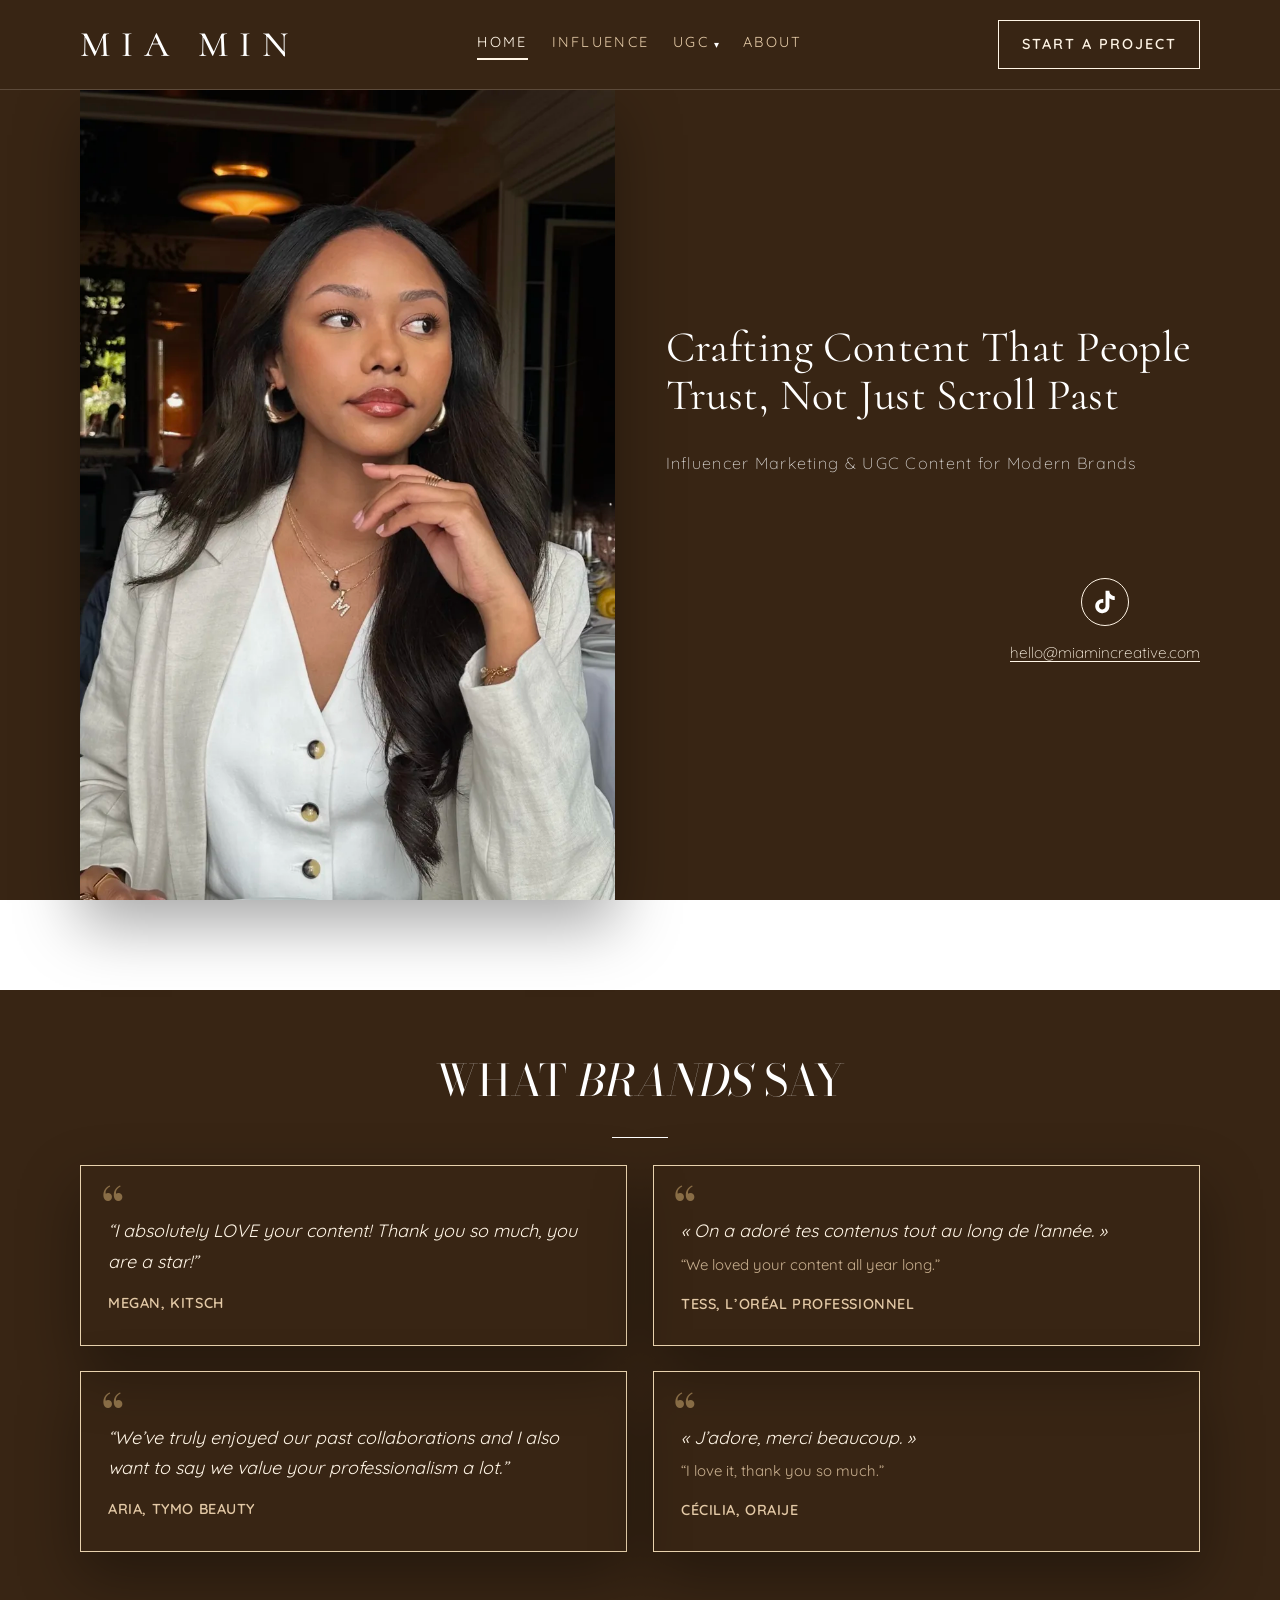
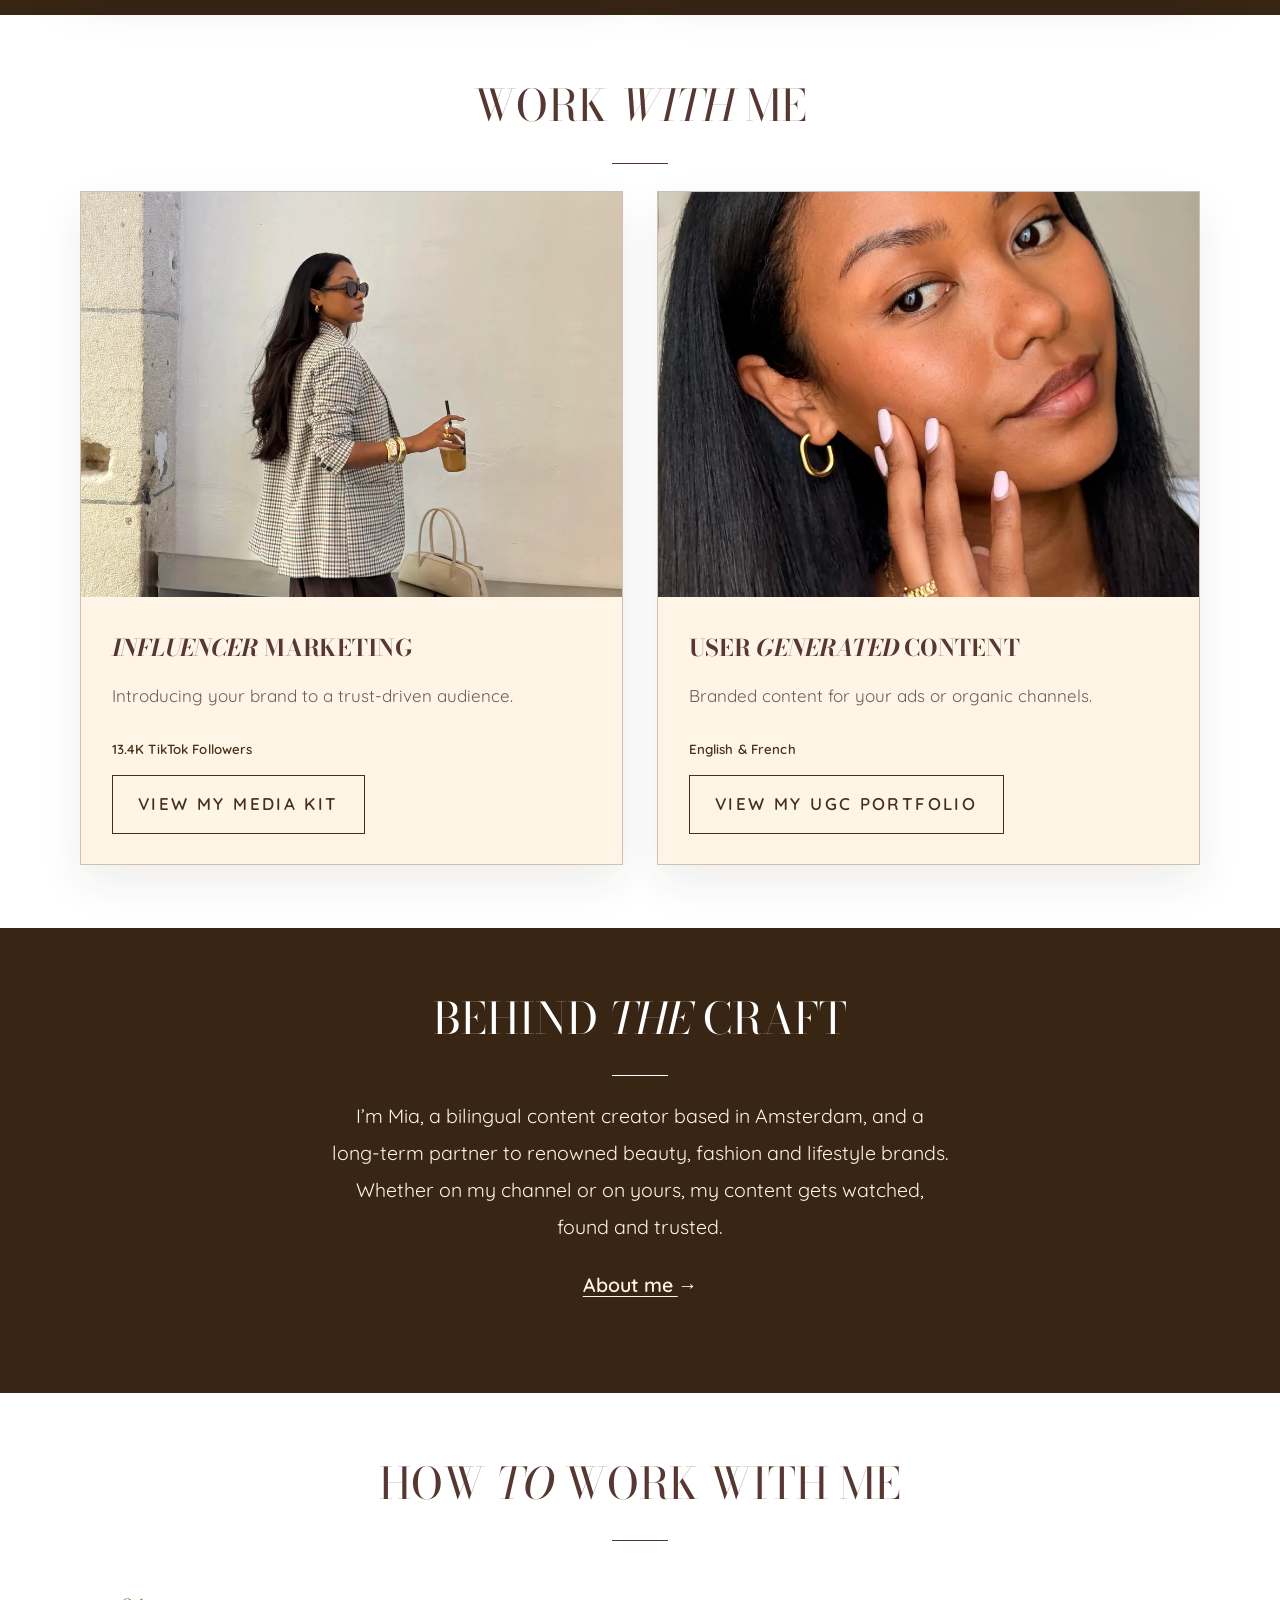
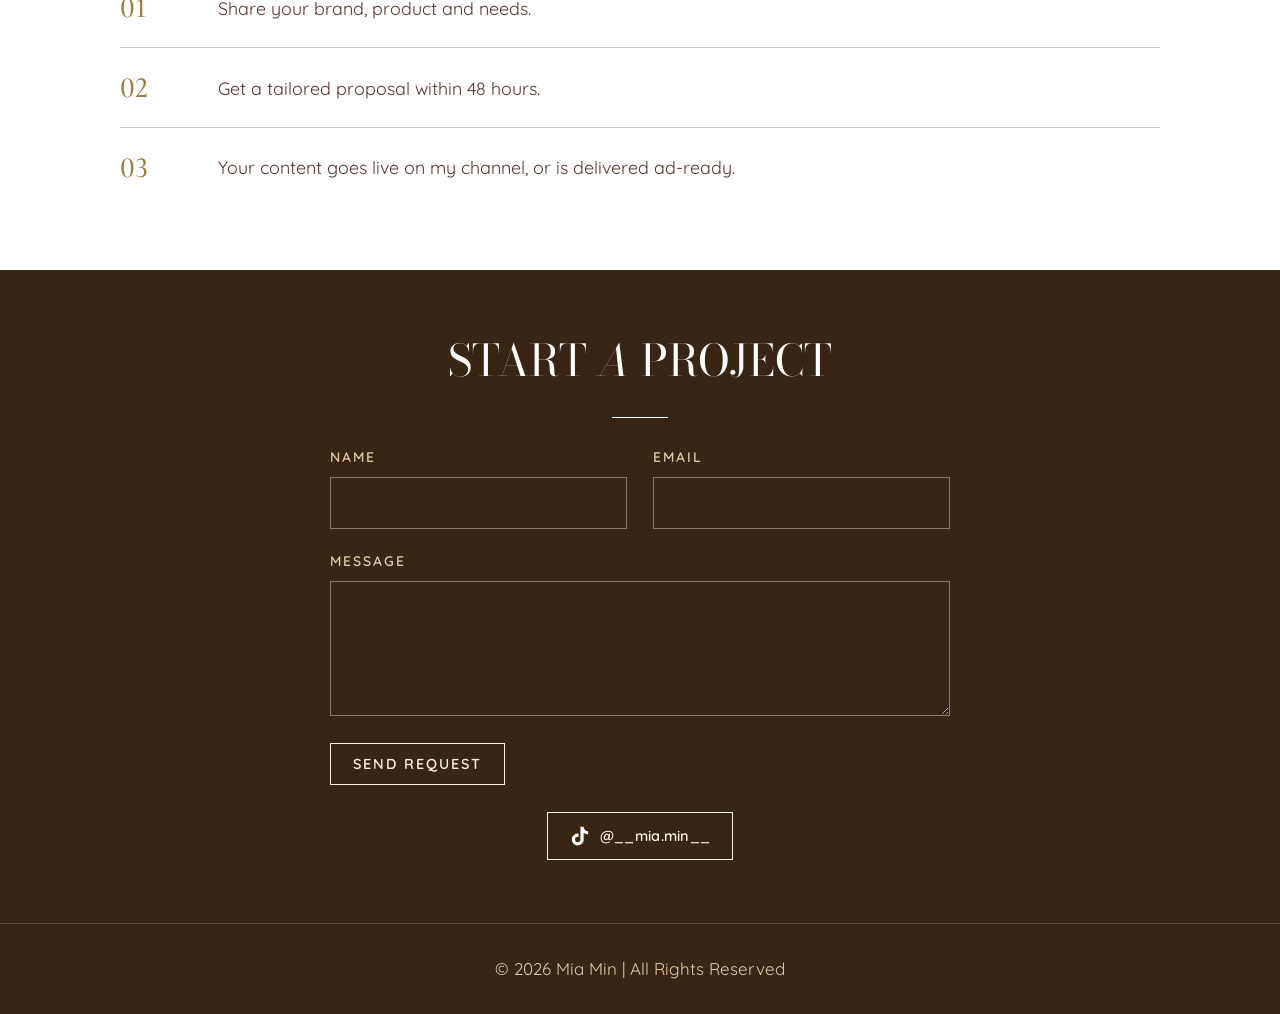
<file: index.html>
<!DOCTYPE html>
<html lang="en">
<head>
  <meta charset="UTF-8" />
  <meta name="viewport" content="width=device-width, initial-scale=1.0" />
  <!-- Google tag (gtag.js) -->
  <script async src="https://www.googletagmanager.com/gtag/js?id=G-P4KPC04LGJ"></script>
  <script>
    window.dataLayer = window.dataLayer || [];
    function gtag(){dataLayer.push(arguments);}
    gtag('js', new Date());

    gtag('config', 'G-P4KPC04LGJ');
  </script>
  <title>Mia Min | Beauty &amp; Lifestyle Content Creator</title>
  <meta name="description" content="Amsterdam-based bilingual (EN/FR) creator: TikTok partnerships and ad-ready video for beauty, hair, fashion &amp; lifestyle brands like L&#x27;Oréal, Kitsch and Fenty." />
  <link rel="canonical" href="https://miamincreative.com/" />
  <meta property="og:type" content="profile" />
  <meta property="og:site_name" content="Mia Min" />
  <meta property="og:locale" content="en_US" />
  <meta property="og:locale:alternate" content="fr_FR" />
  <meta property="og:url" content="https://miamincreative.com/" />
  <meta property="og:title" content="Mia Min | Beauty &amp; Lifestyle Content Creator" />
  <meta property="og:description" content="Amsterdam-based bilingual (EN/FR) creator: TikTok partnerships and ad-ready video for beauty, hair, fashion &amp; lifestyle brands like L&#x27;Oréal, Kitsch and Fenty." />
  <meta property="og:image" content="https://miamincreative.com/media/og-image.jpg" />
  <meta property="og:image:width" content="1200" />
  <meta property="og:image:height" content="630" />
  <meta property="og:image:alt" content="Mia Min, beauty, fashion and lifestyle content creator in Amsterdam" />
  <meta name="twitter:card" content="summary_large_image" />
  <meta name="twitter:title" content="Mia Min | Beauty &amp; Lifestyle Content Creator" />
  <meta name="twitter:description" content="Amsterdam-based bilingual (EN/FR) creator: TikTok partnerships and ad-ready video for beauty, hair, fashion &amp; lifestyle brands like L&#x27;Oréal, Kitsch and Fenty." />
  <meta name="twitter:image" content="https://miamincreative.com/media/og-image.jpg" />
  <script type="application/ld+json">
  {
    "@context": "https://schema.org",
    "@graph": [
      {
        "@type": "WebSite",
        "@id": "https://miamincreative.com/#website",
        "url": "https://miamincreative.com/",
        "name": "Mia Min",
        "inLanguage": "en",
        "publisher": {
          "@id": "https://miamincreative.com/#mia-min"
        }
      },
      {
        "@type": "Person",
        "@id": "https://miamincreative.com/#mia-min",
        "name": "Mia Min",
        "url": "https://miamincreative.com/",
        "image": "https://miamincreative.com/media/home_hero.webp",
        "jobTitle": "Beauty, Fashion & Lifestyle Content Creator",
        "description": "Amsterdam-based bilingual (English/French) TikTok creator making brand partnerships and ad-ready video content for beauty, hair, fashion and lifestyle brands.",
        "email": "mailto:hello@miamincreative.com",
        "address": {
          "@type": "PostalAddress",
          "addressLocality": "Amsterdam",
          "addressCountry": "NL"
        },
        "knowsLanguage": [
          "en",
          "fr"
        ],
        "knowsAbout": [
          "Beauty content",
          "Hair content",
          "Skincare content",
          "Fashion content",
          "Lifestyle content",
          "TikTok marketing",
          "Influencer marketing",
          "User-generated content",
          "Video ads"
        ],
        "sameAs": [
          "https://www.tiktok.com/@_mia.min_"
        ]
      },
      {
        "@type": "ProfilePage",
        "url": "https://miamincreative.com/",
        "name": "Mia Min | Beauty & Lifestyle Content Creator",
        "mainEntity": {
          "@id": "https://miamincreative.com/#mia-min"
        }
      }
    ]
  }
  </script>
  <link rel="icon" type="image/jpeg" href="media/Capture d’écran 2025-02-03 201057.png" />

  <link rel="preconnect" href="https://fonts.googleapis.com" />
  <link rel="preconnect" href="https://fonts.gstatic.com" crossorigin />
  <link rel="preload" href="https://fonts.googleapis.com/css2?family=Parisienne&family=Playfair+Display+SC:wght@400;700;900&family=Nanum+Myeongjo:wght@400;700;800&family=Great+Vibes&family=Cormorant+Garamond:ital,wght@0,300;0,400;0,500;0,600;0,700&family=Cormorant:ital,wght@0,400;0,500;0,600;0,700;1,500;1,700&family=Quicksand:wght@300;400;500;600;700&family=Bodoni+Moda+SC:ital,wght@0,400;0,500;0,600;0,700;1,400&display=swap" as="style" onload="this.onload=null;this.rel='stylesheet'" />
  <noscript><link href="https://fonts.googleapis.com/css2?family=Parisienne&family=Playfair+Display+SC:wght@400;700;900&family=Nanum+Myeongjo:wght@400;700;800&family=Great+Vibes&family=Cormorant+Garamond:ital,wght@0,300;0,400;0,500;0,600;0,700&family=Cormorant:ital,wght@0,400;0,500;0,600;0,700;1,500;1,700&family=Quicksand:wght@300;400;500;600;700&family=Bodoni+Moda+SC:ital,wght@0,400;0,500;0,600;0,700;1,400&display=swap" rel="stylesheet" /></noscript>

  <link rel="preload" as="image" href="media/home_hero.webp" />
  <link rel="stylesheet" href="css/styles.css" />
  <link rel="stylesheet" href="css/index-theme.css" />
  <script src="site.js" defer></script>
</head>
<body data-page="home" data-header="simple" data-theme="espresso">
  <div data-component="header"></div>

  <main>
    <section class="hero section-cream">
      <div class="hero-grid">
        <div class="hero-portrait">
          <picture>
            <source media="(max-width: 640px)" srcset="media/home_hero_mobil.webp" />
            <img src="media/home_hero.webp" alt="Mia Min portrait" width="1000" height="1250" fetchpriority="high" />
          </picture>
        </div>
        <div class="hero-content">
          <h1>Crafting Content That People Trust, Not Just Scroll Past</h1>
          <p class="hero-subline">Influencer Marketing &amp; UGC Content for Modern Brands</p>
          <div class="hero-contact">
            <a class="hero-tiktok" href="https://www.tiktok.com/@_mia.min_" target="_blank" rel="noopener">
              <img src="media/logo-tiktok.svg" alt="TikTok" />
            </a>
            <a class="hero-mail-link" href="mailto:hello@miamincreative.com">hello@miamincreative.com</a>
          </div>
        </div>
      </div>
    </section>

    <section id="brands" class="section section-beige">
      <div class="section-inner">
        <div class="logo-marquee-stack" aria-label="Brand partners">
          <div class="logo-marquee logo-marquee--trusted">
            <div class="logo-marquee__viewport">
              <div class="logo-marquee__track">
                <div class="logo-marquee__group">
                  <img class="logo-marquee__logo" src="fashion brands/na-kd-logo.svg" alt="NA-KD" style="--w: 149" loading="lazy" decoding="async" />
                  <img class="logo-marquee__logo" src="fashion brands/gina-tricot-logo.svg" alt="Gina Tricot" style="--w: 143" loading="lazy" decoding="async" />
                  <img class="logo-marquee__logo" src="lifestyle brands/3a0bfbd16500eefb8828b5a3b113d146-trim.webp" alt="Monopoly GO" style="--w: 64" loading="lazy" decoding="async" />
                  <img class="logo-marquee__logo" src="hair brands/LOreal Professionnel logo - Brandlogos.net.svg" alt="L'Oreal Professionnel" style="--w: 132" loading="lazy" decoding="async" />
                  <img class="logo-marquee__logo" src="beauty brands/caudalie-logo.webp" alt="Caudalie" style="--w: 134" loading="lazy" decoding="async" />
                  <img class="logo-marquee__logo" src="hair brands/Fenty.webp" alt="Fenty" style="--w: 155" loading="lazy" decoding="async" />
                  <img class="logo-marquee__logo" src="hair brands/Kitsch_logo.webp" alt="Kitsch" style="--w: 158" loading="lazy" decoding="async" />
                  <img class="logo-marquee__logo" src="beauty brands/cacharel-logo-trim.webp" alt="Cacharel" style="--w: 146" loading="lazy" decoding="async" />
                  <img class="logo-marquee__logo" src="beauty brands/medicube logo - Brandlogos.net.svg" alt="Medicube" style="--w: 166" loading="lazy" decoding="async" />
                  <img class="logo-marquee__logo" src="lifestyle brands/paris-jadore-logo.webp" alt="Paris J'Adore Spa" style="--w: 165" loading="lazy" decoding="async" />
                  <img class="logo-marquee__logo" src="lifestyle brands/Deliveroo logo.svg" alt="Deliveroo" style="--w: 150" loading="lazy" decoding="async" />
                </div>
                <div class="logo-marquee__group" aria-hidden="true">
                  <img class="logo-marquee__logo" src="fashion brands/na-kd-logo.svg" alt="" style="--w: 149" loading="lazy" decoding="async" />
                  <img class="logo-marquee__logo" src="fashion brands/gina-tricot-logo.svg" alt="" style="--w: 143" loading="lazy" decoding="async" />
                  <img class="logo-marquee__logo" src="lifestyle brands/3a0bfbd16500eefb8828b5a3b113d146-trim.webp" alt="" style="--w: 64" loading="lazy" decoding="async" />
                  <img class="logo-marquee__logo" src="hair brands/LOreal Professionnel logo - Brandlogos.net.svg" alt="" style="--w: 132" loading="lazy" decoding="async" />
                  <img class="logo-marquee__logo" src="beauty brands/caudalie-logo.webp" alt="" style="--w: 134" loading="lazy" decoding="async" />
                  <img class="logo-marquee__logo" src="hair brands/Fenty.webp" alt="" style="--w: 155" loading="lazy" decoding="async" />
                  <img class="logo-marquee__logo" src="hair brands/Kitsch_logo.webp" alt="" style="--w: 158" loading="lazy" decoding="async" />
                  <img class="logo-marquee__logo" src="beauty brands/cacharel-logo-trim.webp" alt="" style="--w: 146" loading="lazy" decoding="async" />
                  <img class="logo-marquee__logo" src="beauty brands/medicube logo - Brandlogos.net.svg" alt="" style="--w: 166" loading="lazy" decoding="async" />
                  <img class="logo-marquee__logo" src="lifestyle brands/paris-jadore-logo.webp" alt="" style="--w: 165" loading="lazy" decoding="async" />
                  <img class="logo-marquee__logo" src="lifestyle brands/Deliveroo logo.svg" alt="" style="--w: 150" loading="lazy" decoding="async" />
                </div>
              </div>
            </div>
          </div>
        </div>
      </div>
    </section>

    <section class="section section-cream">
      <div class="section-inner">
        <div class="section-head">
          <h2>What <em>Brands</em> Say</h2>
        </div>
        <div class="testimonial-grid">
          <div class="callout testimonial-card">
            <p>&ldquo;I absolutely LOVE your content! Thank you so much, you are a star!&rdquo;</p>
            <cite>Megan, Kitsch</cite>
          </div>
          <div class="callout testimonial-card">
            <p lang="fr">&laquo; On a ador&eacute; tes contenus tout au long de l&rsquo;ann&eacute;e. &raquo;</p>
            <p class="testimonial-translation">&ldquo;We loved your content all year long.&rdquo;</p>
            <cite>Tess, L&rsquo;Or&eacute;al Professionnel</cite>
          </div>
          <div class="callout testimonial-card">
            <p>&ldquo;We&rsquo;ve truly enjoyed our past collaborations and I also want to say we value your professionalism a lot.&rdquo;</p>
            <cite>Aria, Tymo Beauty</cite>
          </div>
          <div class="callout testimonial-card">
            <p lang="fr">&laquo; J&rsquo;adore, merci beaucoup. &raquo;</p>
            <p class="testimonial-translation">&ldquo;I love it, thank you so much.&rdquo;</p>
            <cite>C&eacute;cilia, Oraije</cite>
          </div>
        </div>
      </div>
    </section>

    <section id="work-with-me" class="section section-beige">
      <div class="section-inner">
        <div class="section-head">
          <h2>Work <em>With</em> Me</h2>
        </div>
        <div class="path-grid">
          <a class="path-card" href="influence.html">
            <div class="path-card__media">
              <img src="media/fashion_hero.webp" alt="Mia Min fashion content" loading="lazy" />
            </div>
            <div class="path-card__body">
              <h3><em>INFLUENCER</em> MARKETING</h3>
              <p>Introducing your brand to a trust-driven audience.</p>
              <div class="path-card__chips">
                <span>13.4K TikTok Followers</span>
              </div>
              <span class="button">View My Media Kit</span>
            </div>
          </a>

          <a class="path-card" href="ugc.html">
            <div class="path-card__media">
              <img src="media/beauty_hero.webp" alt="Mia Min beauty content" loading="lazy" />
            </div>
            <div class="path-card__body">
              <h3>USER <em>GENERATED</em> CONTENT</h3>
              <p>Branded content for your ads or organic channels.</p>
              <div class="path-card__chips">
                <span>English &amp; French</span>
              </div>
              <span class="button">View My UGC Portfolio</span>
            </div>
          </a>
        </div>
      </div>
    </section>

    <section class="section section-cream">
      <div class="section-inner">
        <div class="section-head">
          <h2>Behind <em>the</em> Craft</h2>
          <p class="branding-copy">
            I&rsquo;m Mia, a bilingual content creator based in Amsterdam, and a long-term partner to renowned beauty, fashion and lifestyle brands. Whether on my channel or on yours, my content gets watched, found and trusted.
          </p>
          <p class="branding-copy"><a class="text-link read-more-link" href="about.html">About me <span class="arrow">&rarr;</span></a></p>
        </div>
      </div>
    </section>

    <section id="how-it-works" class="section section-beige">
      <div class="section-inner">
        <div class="section-head">
          <h2>How <em>to</em> Work With Me</h2>
        </div>
        <ol class="why-list">
          <li>
            <span class="why-list__num">01</span>
            <p>Share your brand, product and needs.</p>
          </li>
          <li>
            <span class="why-list__num">02</span>
            <p>Get a tailored proposal within 48 hours.</p>
          </li>
          <li>
            <span class="why-list__num">03</span>
            <p>Your content goes live on my channel, or is delivered ad-ready.</p>
          </li>
        </ol>
      </div>
    </section>

    <section id="contact" class="section section-beige text-white">
      <div class="section-inner">
        <div class="section-head">
          <h2>Start <em>a</em> Project</h2>
        </div>
        <form class="contact-form" id="contact-form">
          <div class="contact-form__row">
            <label class="contact-form__field">
              <span>Name</span>
              <input type="text" name="name" autocomplete="name" required />
            </label>
            <label class="contact-form__field">
              <span>Email</span>
              <input type="email" name="email" autocomplete="email" required />
            </label>
          </div>
          <label class="contact-form__field">
            <span>Message</span>
            <textarea name="message" rows="5" required></textarea>
          </label>
          <button type="submit" class="button header-cta">Send Request</button>
          <p class="contact-form__status" role="status" aria-live="polite"></p>
        </form>
        <div class="contact-links">
          <a href="https://www.tiktok.com/@_mia.min_" target="_blank" rel="noopener">
            <img src="media/logo-tiktok.svg" alt="TikTok Icon" />
            <span>@__mia.min__</span>
          </a>
        </div>
      </div>
    </section>
  </main>

  <div data-component="footer"></div>
</body>
</html>
</file>
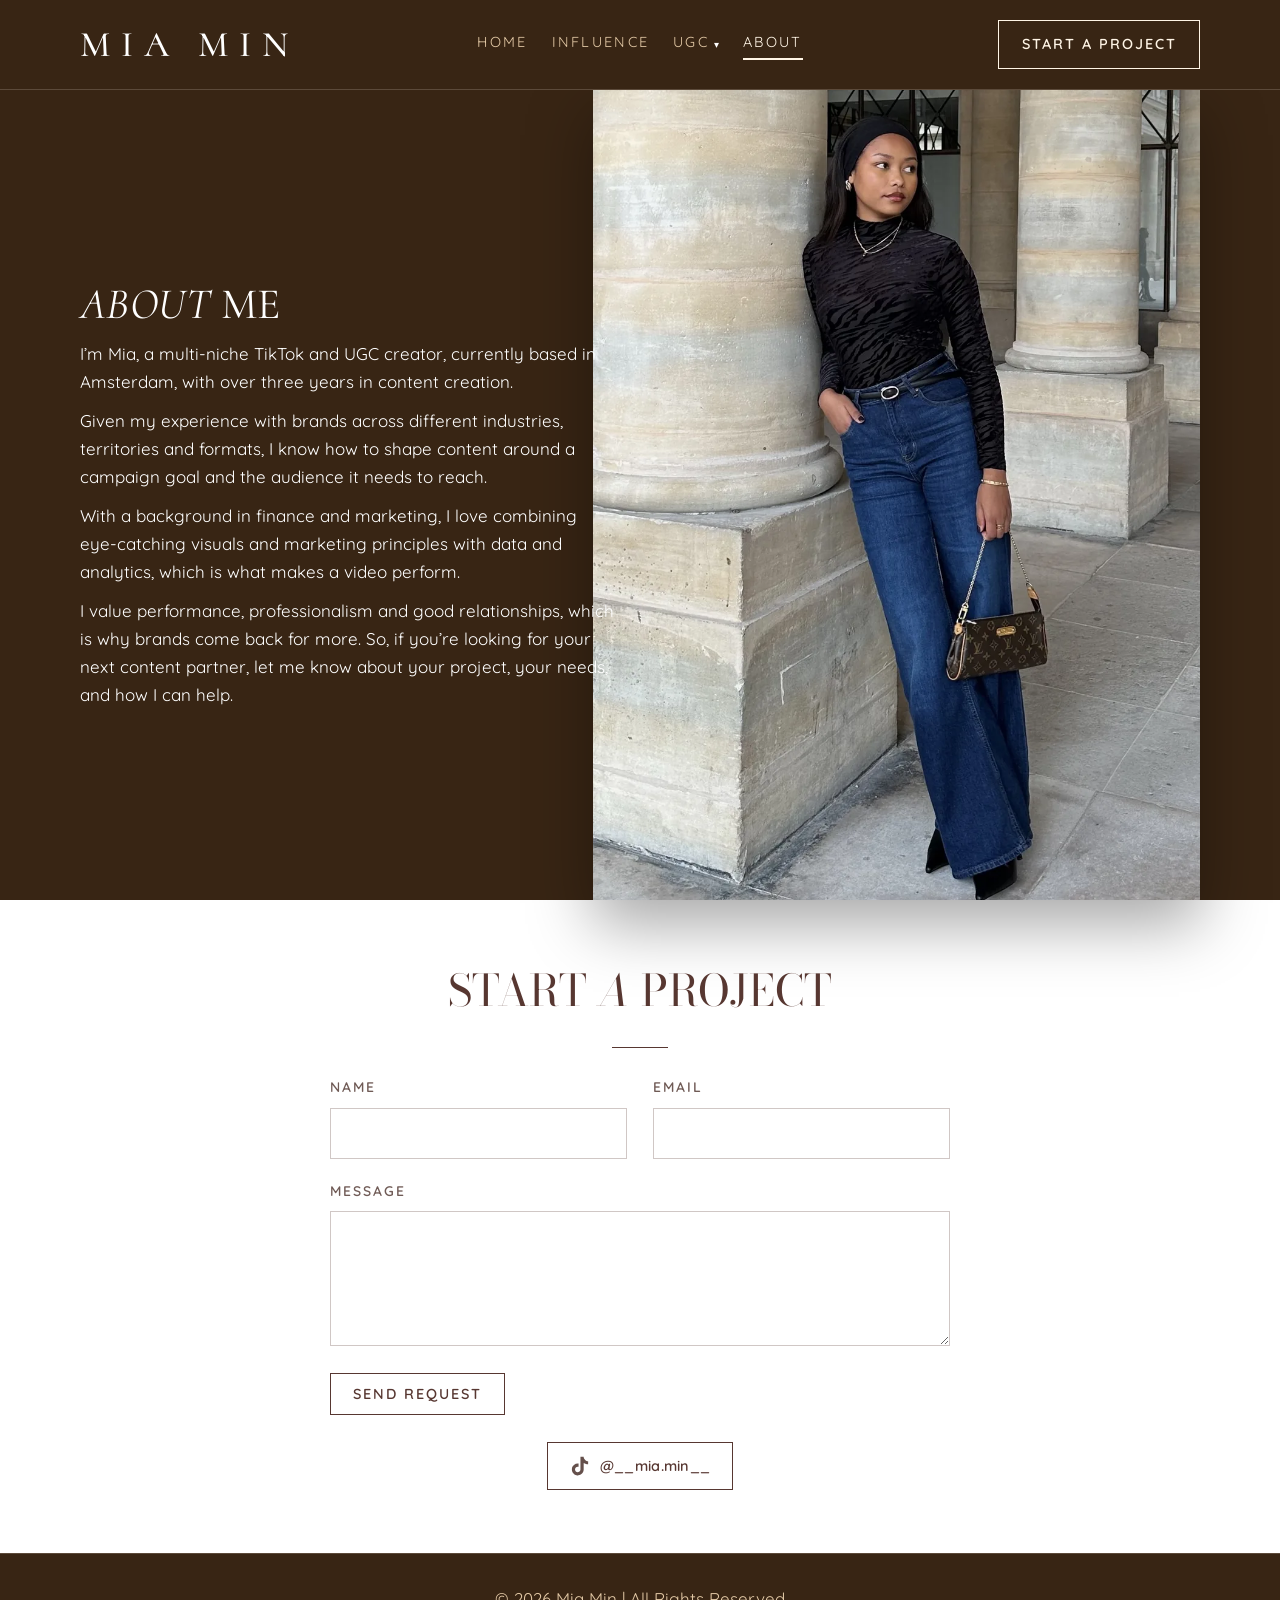
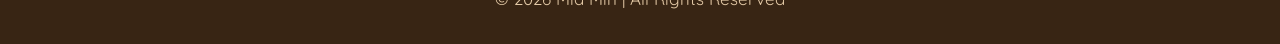
<file: about.html>
<!DOCTYPE html>
<html lang="en">
<head>
  <meta charset="UTF-8" />
  <meta name="viewport" content="width=device-width, initial-scale=1.0" />
  <!-- Google tag (gtag.js) -->
  <script async src="https://www.googletagmanager.com/gtag/js?id=G-P4KPC04LGJ"></script>
  <script>
    window.dataLayer = window.dataLayer || [];
    function gtag(){dataLayer.push(arguments);}
    gtag('js', new Date());

    gtag('config', 'G-P4KPC04LGJ');
  </script>
  <title>Mia Min | About</title>
  <meta name="description" content="Mia Min is a multi-niche TikTok and brand content creator in Amsterdam, with 3+ years of experience and a background in finance and marketing. English &amp; French." />
  <link rel="canonical" href="https://miamincreative.com/about.html" />
  <meta property="og:type" content="profile" />
  <meta property="og:site_name" content="Mia Min" />
  <meta property="og:locale" content="en_US" />
  <meta property="og:locale:alternate" content="fr_FR" />
  <meta property="og:url" content="https://miamincreative.com/about.html" />
  <meta property="og:title" content="Mia Min | About" />
  <meta property="og:description" content="Mia Min is a multi-niche TikTok and brand content creator in Amsterdam, with 3+ years of experience and a background in finance and marketing. English &amp; French." />
  <meta property="og:image" content="https://miamincreative.com/media/og-image.jpg" />
  <meta property="og:image:width" content="1200" />
  <meta property="og:image:height" content="630" />
  <meta property="og:image:alt" content="Mia Min, beauty, fashion and lifestyle content creator in Amsterdam" />
  <meta name="twitter:card" content="summary_large_image" />
  <meta name="twitter:title" content="Mia Min | About" />
  <meta name="twitter:description" content="Mia Min is a multi-niche TikTok and brand content creator in Amsterdam, with 3+ years of experience and a background in finance and marketing. English &amp; French." />
  <meta name="twitter:image" content="https://miamincreative.com/media/og-image.jpg" />
  <script type="application/ld+json">
  {
    "@context": "https://schema.org",
    "@graph": [
      {
        "@type": "ProfilePage",
        "url": "https://miamincreative.com/about.html",
        "name": "Mia Min | About",
        "description": "Mia Min is a multi-niche TikTok and brand content creator in Amsterdam, with 3+ years of experience and a background in finance and marketing. English & French.",
        "isPartOf": {
          "@id": "https://miamincreative.com/#website"
        },
        "about": {
          "@id": "https://miamincreative.com/#mia-min"
        },
        "mainEntity": {
          "@id": "https://miamincreative.com/#mia-min"
        }
      },
      {
        "@type": "BreadcrumbList",
        "itemListElement": [
          {
            "@type": "ListItem",
            "position": 1,
            "name": "Home",
            "item": "https://miamincreative.com/"
          },
          {
            "@type": "ListItem",
            "position": 2,
            "name": "About",
            "item": "https://miamincreative.com/about.html"
          }
        ]
      },
      {
        "@type": "Person",
        "@id": "https://miamincreative.com/#mia-min",
        "name": "Mia Min",
        "url": "https://miamincreative.com/",
        "image": "https://miamincreative.com/media/home_hero.webp",
        "jobTitle": "Beauty, Fashion & Lifestyle Content Creator",
        "description": "Amsterdam-based bilingual (English/French) TikTok creator making brand partnerships and ad-ready video content for beauty, hair, fashion and lifestyle brands.",
        "email": "mailto:hello@miamincreative.com",
        "address": {
          "@type": "PostalAddress",
          "addressLocality": "Amsterdam",
          "addressCountry": "NL"
        },
        "knowsLanguage": [
          "en",
          "fr"
        ],
        "knowsAbout": [
          "Beauty content",
          "Hair content",
          "Skincare content",
          "Fashion content",
          "Lifestyle content",
          "TikTok marketing",
          "Influencer marketing",
          "User-generated content",
          "Video ads"
        ],
        "sameAs": [
          "https://www.tiktok.com/@_mia.min_"
        ]
      }
    ]
  }
  </script>
  <link rel="icon" type="image/jpeg" href="media/Capture d’écran 2025-02-03 201057.png" />

  <link rel="preconnect" href="https://fonts.googleapis.com" />
  <link rel="preconnect" href="https://fonts.gstatic.com" crossorigin />
  <link rel="preload" href="https://fonts.googleapis.com/css2?family=Parisienne&family=Playfair+Display+SC:wght@400;700;900&family=Cormorant:ital,wght@0,400;0,500;0,600;0,700;1,500;1,700&family=Great+Vibes&family=Quicksand:wght@400;500;600;700&family=Bodoni+Moda+SC:ital,wght@0,400;0,500;0,600;0,700;1,400&display=swap" as="style" onload="this.onload=null;this.rel='stylesheet'" />
  <noscript><link href="https://fonts.googleapis.com/css2?family=Parisienne&family=Playfair+Display+SC:wght@400;700;900&family=Cormorant:ital,wght@0,400;0,500;0,600;0,700;1,500;1,700&family=Great+Vibes&family=Quicksand:wght@400;500;600;700&family=Bodoni+Moda+SC:ital,wght@0,400;0,500;0,600;0,700;1,400&display=swap" rel="stylesheet" /></noscript>

  <link rel="preload" as="image" href="media/about_me.webp" />
  <link rel="stylesheet" href="css/styles.css" />
  <link rel="stylesheet" href="css/index-theme.css" />
  <script src="site.js" defer></script>
</head>
<body data-page="about" data-header="simple" data-theme="espresso">
  <div data-component="header"></div>

  <main>
    <section id="about" class="hero section-cream">
      <div class="hero-grid hero-grid--reverse">
        <div class="hero-content about-text">
          <h1><em>About</em> Me</h1>
          <p>I’m Mia, a multi-niche TikTok and UGC creator, currently based in Amsterdam, with over three years in content creation.</p>
          <p>Given my experience with brands across different industries, territories and formats, I know how to shape content around a campaign goal and the audience it needs to reach.</p>
          <p>With a background in finance and marketing, I love combining eye-catching visuals and marketing principles with data and analytics, which is what makes a video perform.</p>
          <p>I value performance, professionalism and good relationships, which is why brands come back for more. So, if you’re looking for your next content partner, let me know about your project, your needs, and how I can help.</p>
        </div>
        <div class="hero-portrait">
          <img src="media/about_hero.webp" alt="Mia in a black top and wide-leg jeans leaning on a stone column in a Paris arcade" width="1000" height="1334" fetchpriority="high" />
        </div>
      </div>
    </section>

    <section id="contact" class="section section-beige text-white">
      <div class="section-inner">
        <div class="section-head">
          <h2>Start <em>a</em> Project</h2>
        </div>
        <form class="contact-form" id="contact-form">
          <div class="contact-form__row">
            <label class="contact-form__field">
              <span>Name</span>
              <input type="text" name="name" autocomplete="name" required />
            </label>
            <label class="contact-form__field">
              <span>Email</span>
              <input type="email" name="email" autocomplete="email" required />
            </label>
          </div>
          <label class="contact-form__field">
            <span>Message</span>
            <textarea name="message" rows="5" required></textarea>
          </label>
          <button type="submit" class="button header-cta">Send Request</button>
          <p class="contact-form__status" role="status" aria-live="polite"></p>
        </form>
        <div class="contact-links">
          <a href="https://www.tiktok.com/@_mia.min_" target="_blank" rel="noopener">
            <img src="media/logo-tiktok.svg" alt="TikTok Icon" />
            <span>@__mia.min__</span>
          </a>
        </div>
      </div>
    </section>
  </main>

  <div data-component="footer"></div>
</body>
</html>
</file>
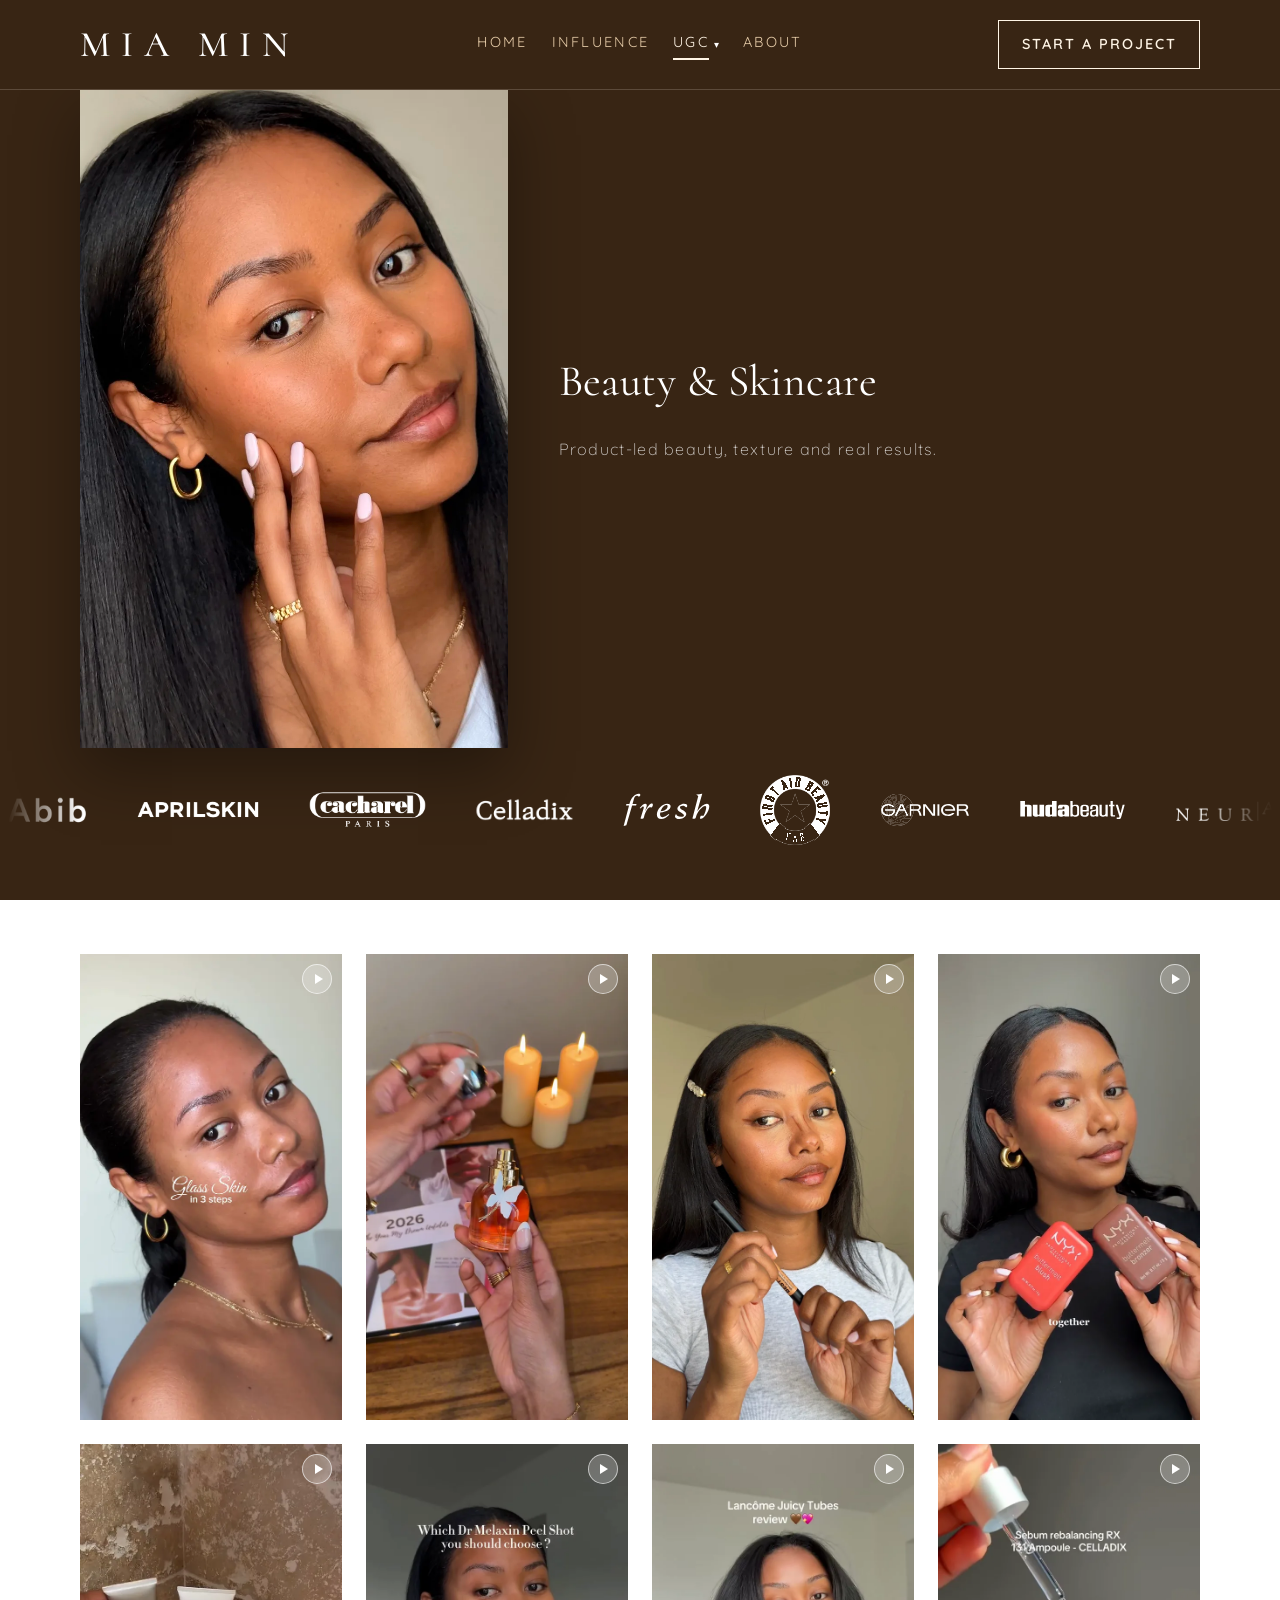
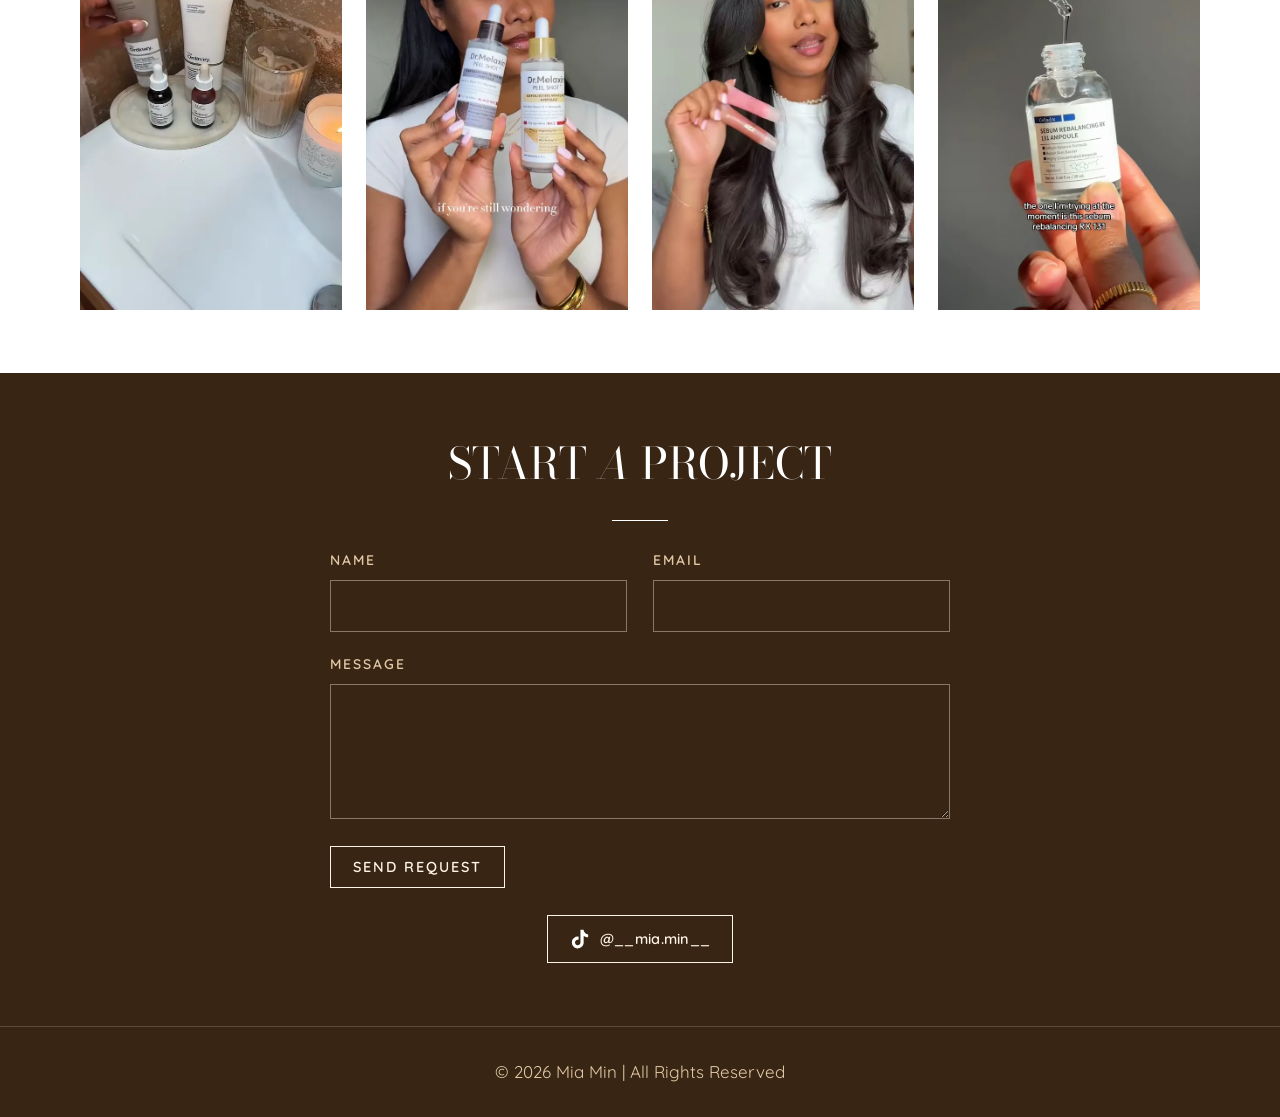
<file: beauty.html>
<!DOCTYPE html>
<html lang="en">
<head>
  <meta charset="UTF-8" />
  <meta name="viewport" content="width=device-width, initial-scale=1.0" />
  <!-- Google tag (gtag.js) -->
  <script async src="https://www.googletagmanager.com/gtag/js?id=G-P4KPC04LGJ"></script>
  <script>
    window.dataLayer = window.dataLayer || [];
    function gtag(){dataLayer.push(arguments);}
    gtag('js', new Date());

    gtag('config', 'G-P4KPC04LGJ');
  </script>
  <title>Mia Min | Beauty Creator</title>
  <meta name="description" content="Beauty &amp; skincare content for brands like Huda Beauty, Garnier, The Ordinary, Medicube and Fresh. Product-led videos showing texture and real results." />
  <link rel="canonical" href="https://miamincreative.com/beauty.html" />
  <meta property="og:type" content="website" />
  <meta property="og:site_name" content="Mia Min" />
  <meta property="og:locale" content="en_US" />
  <meta property="og:locale:alternate" content="fr_FR" />
  <meta property="og:url" content="https://miamincreative.com/beauty.html" />
  <meta property="og:title" content="Mia Min | Beauty Creator" />
  <meta property="og:description" content="Beauty &amp; skincare content for brands like Huda Beauty, Garnier, The Ordinary, Medicube and Fresh. Product-led videos showing texture and real results." />
  <meta property="og:image" content="https://miamincreative.com/media/og-image.jpg" />
  <meta property="og:image:width" content="1200" />
  <meta property="og:image:height" content="630" />
  <meta property="og:image:alt" content="Mia Min, beauty, fashion and lifestyle content creator in Amsterdam" />
  <meta name="twitter:card" content="summary_large_image" />
  <meta name="twitter:title" content="Mia Min | Beauty Creator" />
  <meta name="twitter:description" content="Beauty &amp; skincare content for brands like Huda Beauty, Garnier, The Ordinary, Medicube and Fresh. Product-led videos showing texture and real results." />
  <meta name="twitter:image" content="https://miamincreative.com/media/og-image.jpg" />
  <script type="application/ld+json">
  {
    "@context": "https://schema.org",
    "@graph": [
      {
        "@type": "WebPage",
        "url": "https://miamincreative.com/beauty.html",
        "name": "Mia Min | Beauty Creator",
        "description": "Beauty & skincare content for brands like Huda Beauty, Garnier, The Ordinary, Medicube and Fresh. Product-led videos showing texture and real results.",
        "isPartOf": {
          "@id": "https://miamincreative.com/#website"
        },
        "about": {
          "@id": "https://miamincreative.com/#mia-min"
        }
      },
      {
        "@type": "BreadcrumbList",
        "itemListElement": [
          {
            "@type": "ListItem",
            "position": 1,
            "name": "Home",
            "item": "https://miamincreative.com/"
          },
          {
            "@type": "ListItem",
            "position": 2,
            "name": "Beauty & Skincare",
            "item": "https://miamincreative.com/beauty.html"
          }
        ]
      }
    ]
  }
  </script>
  <link rel="icon" type="image/jpeg" href="media/Capture d’écran 2025-02-03 201057.png" />

  <link rel="preconnect" href="https://fonts.googleapis.com" />
  <link rel="preconnect" href="https://fonts.gstatic.com" crossorigin />
  <link rel="preload" href="https://fonts.googleapis.com/css2?family=Parisienne&family=Playfair+Display+SC:wght@400;700;900&family=Cormorant:ital,wght@0,400;0,500;0,600;0,700;1,500;1,700&family=Great+Vibes&family=Quicksand:wght@400;500;600;700&family=Bodoni+Moda+SC:ital,wght@0,400;0,500;0,600;0,700;1,400&display=swap" as="style" onload="this.onload=null;this.rel='stylesheet'" />
  <noscript><link href="https://fonts.googleapis.com/css2?family=Parisienne&family=Playfair+Display+SC:wght@400;700;900&family=Cormorant:ital,wght@0,400;0,500;0,600;0,700;1,500;1,700&family=Great+Vibes&family=Quicksand:wght@400;500;600;700&family=Bodoni+Moda+SC:ital,wght@0,400;0,500;0,600;0,700;1,400&display=swap" rel="stylesheet" /></noscript>

  <link rel="stylesheet" href="css/styles.css" />
  <link rel="stylesheet" href="css/index-theme.css" />
  <script>
    window.LOGO_MANIFESTS = window.LOGO_MANIFESTS || {};
    window.LOGO_MANIFESTS["beauty brands"] = [
      "27_1.png.webp",
      "aprilskin_sns.webp",
      "cacharel-paris-vector-logo.png",
      "celladixlogo.webp",
      "fresh-inc-logo-vector.svg",
      "First_Aid_Beauty_Logo.webp",
      "Garnier logo - Brandlogos.net.svg",
      "Huda_Beauty-logo.svg",
      "Logo_NEURAE.webp",
      "medicube logo - Brandlogos.net.svg",
      "pyunkang-yul.png.webp",
      "The Ordinary logo - Brandlogos.net.svg"
    ];
  </script>
  <script src="site.js" defer></script>
</head>
<body data-page="beauty" data-header="split" data-theme="espresso">
  <div data-component="header"></div>

  <main>
    <section class="hero section-cream">
      <div class="hero-grid">
        <div class="hero-portrait">
          <img src="media/beauty_hero.webp" alt="Mia Min beauty content" width="1000" height="1250" fetchpriority="high" />
        </div>
        <div class="hero-content">
          <h1>Beauty &amp; Skincare</h1>
          <p class="hero-subline">Product-led beauty, texture and real results.</p>
          <div class="hero-contact hero-contact--phone">
            <a class="hero-tiktok" href="https://www.tiktok.com/@_mia.min_" target="_blank" rel="noopener">
              <img src="media/logo-tiktok.svg" alt="TikTok" />
            </a>
            <a class="hero-mail-link" href="mailto:hello@miamincreative.com">hello@miamincreative.com</a>
          </div>
        </div>
        <div class="hero-marquee">
          <div
            class="logo-marquee"
            data-logo-folder="beauty brands"
            data-logo-manifest="beauty brands/manifest.json"
            aria-label="Beauty brand partners"
          >
            <div class="logo-marquee__viewport">
              <div class="logo-marquee__track">
                <div class="logo-marquee__group" data-logo-group></div>
                <div class="logo-marquee__group" data-logo-group aria-hidden="true"></div>
              </div>
            </div>
          </div>
        </div>
      </div>
    </section>

    <section class="section section-beige" id="beauty-skincare" aria-label="Beauty and skincare work">
      <div class="section-inner">
        <div class="project-grid">
          <article class="project-card">
            <div class="video-card">
              <video loop playsinline preload="metadata" poster="media/posters/skincare_2.webp">
                <source src="media/videos/skincare_2.mp4" type="video/mp4" />
                Your browser does not support the video tag.
              </video>
            </div>
          </article>
          <article class="project-card">
            <div class="video-card">
              <video loop playsinline preload="metadata" poster="media/posters/beauty_2.webp">
                <source src="media/videos/beauty_2.mp4" type="video/mp4" />
                Your browser does not support the video tag.
              </video>
            </div>
          </article>
          <article class="project-card">
            <div class="video-card">
              <video loop playsinline preload="metadata" poster="media/posters/beauty_4.webp">
                <source src="media/videos/beauty_4.mp4" type="video/mp4" />
                Your browser does not support the video tag.
              </video>
            </div>
          </article>
          <article class="project-card">
            <div class="video-card">
              <video loop playsinline preload="metadata" poster="media/posters/beauty_1_final.webp">
                <source src="media/videos/beauty_1.mp4" type="video/mp4" />
                Your browser does not support the video tag.
              </video>
            </div>
          </article>
          <article class="project-card">
            <div class="video-card">
              <video loop playsinline preload="metadata" poster="media/posters/skincare_4.webp">
                <source src="media/videos/skincare_4.mp4" type="video/mp4" />
                Your browser does not support the video tag.
              </video>
            </div>
          </article>
          <article class="project-card">
            <div class="video-card">
              <video loop playsinline preload="metadata" poster="media/posters/skincare_1.webp">
                <source src="media/videos/skincare_1.mp4" type="video/mp4" />
                Your browser does not support the video tag.
              </video>
            </div>
          </article>
          <article class="project-card">
            <div class="video-card">
              <video loop playsinline preload="metadata" poster="media/posters/beauty_3.webp">
                <source src="media/videos/beauty_3.mp4" type="video/mp4" />
                Your browser does not support the video tag.
              </video>
            </div>
          </article>
          <article class="project-card">
            <div class="video-card">
              <video loop playsinline preload="metadata" poster="media/posters/skincare_3.webp">
                <source src="media/videos/skincare_3.mp4" type="video/mp4" />
                Your browser does not support the video tag.
              </video>
            </div>
          </article>
        </div>
      </div>
    </section>

    <section id="contact" class="section section-beige text-white">
      <div class="section-inner">
        <div class="section-head">
          <h2>Start <em>a</em> Project</h2>
        </div>
        <form class="contact-form" id="contact-form">
          <div class="contact-form__row">
            <label class="contact-form__field">
              <span>Name</span>
              <input type="text" name="name" autocomplete="name" required />
            </label>
            <label class="contact-form__field">
              <span>Email</span>
              <input type="email" name="email" autocomplete="email" required />
            </label>
          </div>
          <label class="contact-form__field">
            <span>Message</span>
            <textarea name="message" rows="5" required></textarea>
          </label>
          <button type="submit" class="button header-cta">Send Request</button>
          <p class="contact-form__status" role="status" aria-live="polite"></p>
        </form>
        <div class="contact-links">
          <a href="https://www.tiktok.com/@_mia.min_" target="_blank" rel="noopener">
            <img src="media/logo-tiktok.svg" alt="TikTok Icon" />
            <span>@__mia.min__</span>
          </a>
        </div>
      </div>
    </section>
  </main>

  <div data-component="footer"></div>
</body>
</html>
</file>
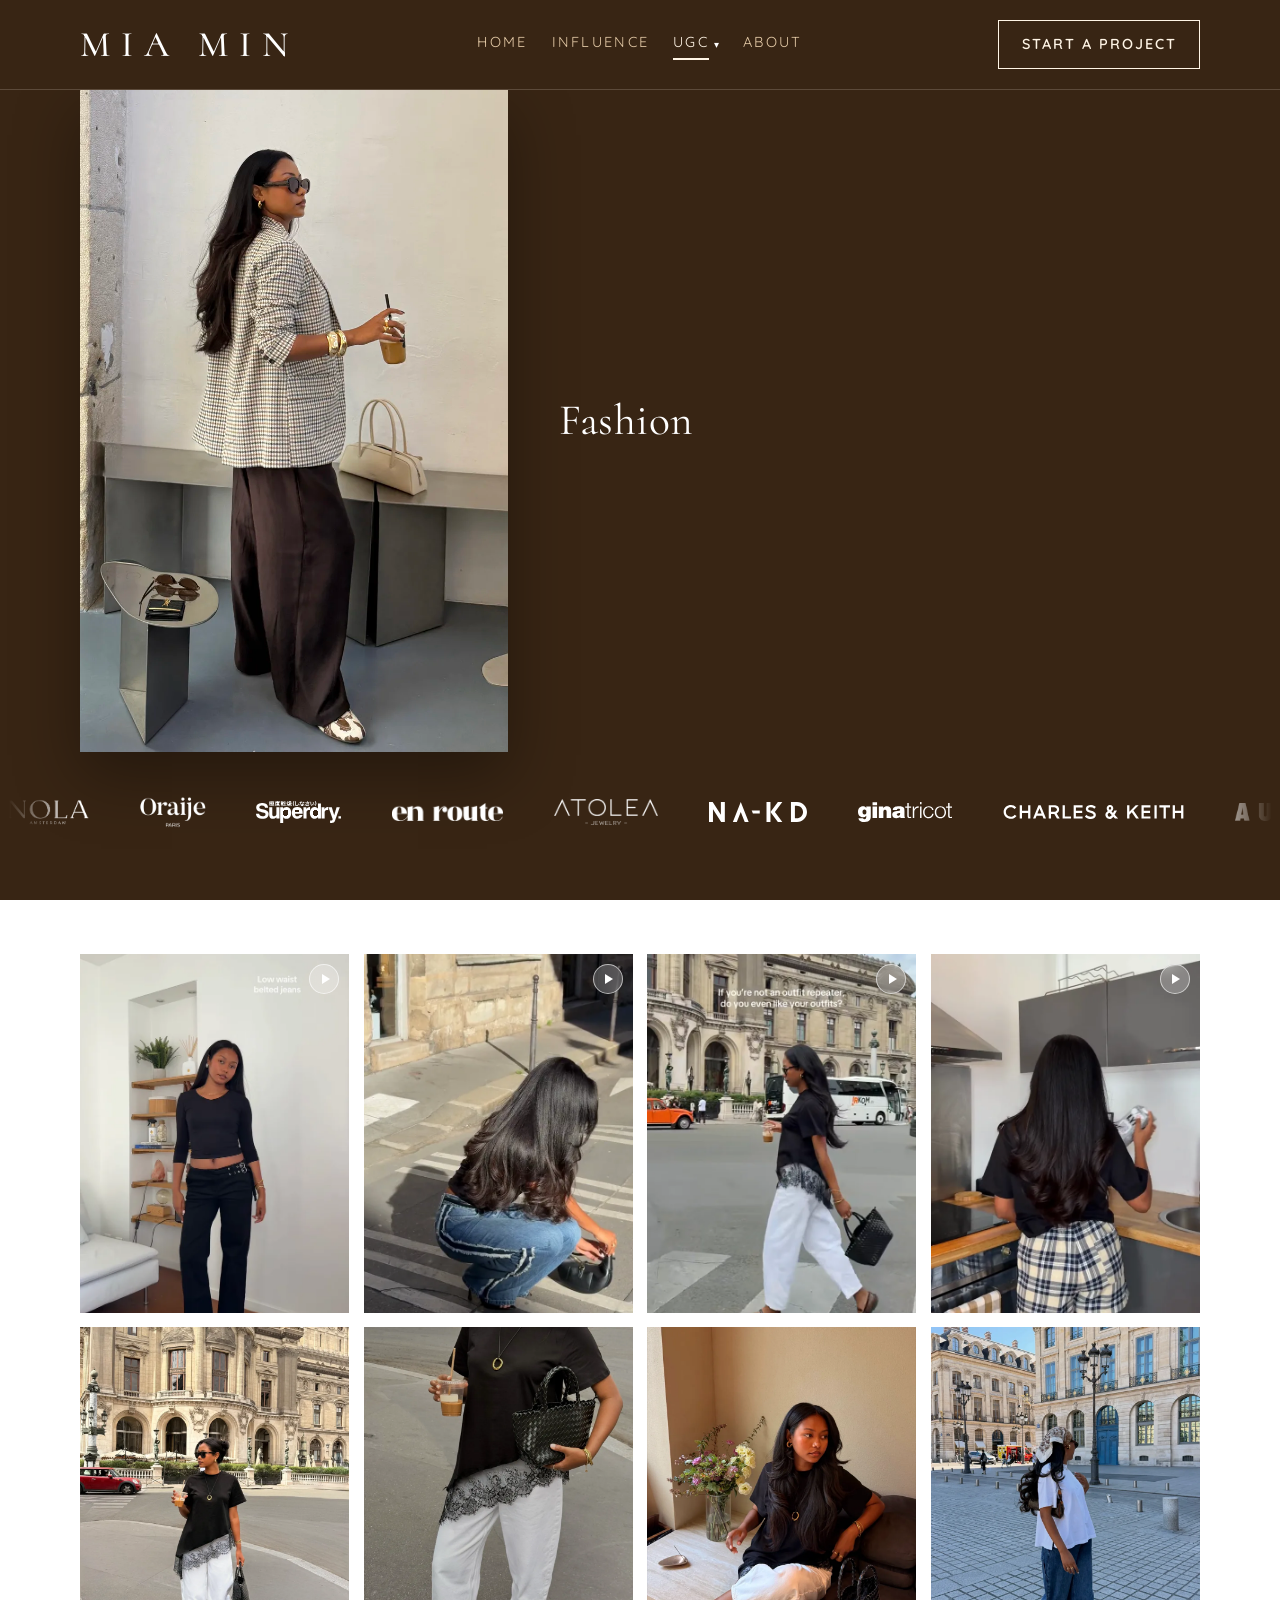
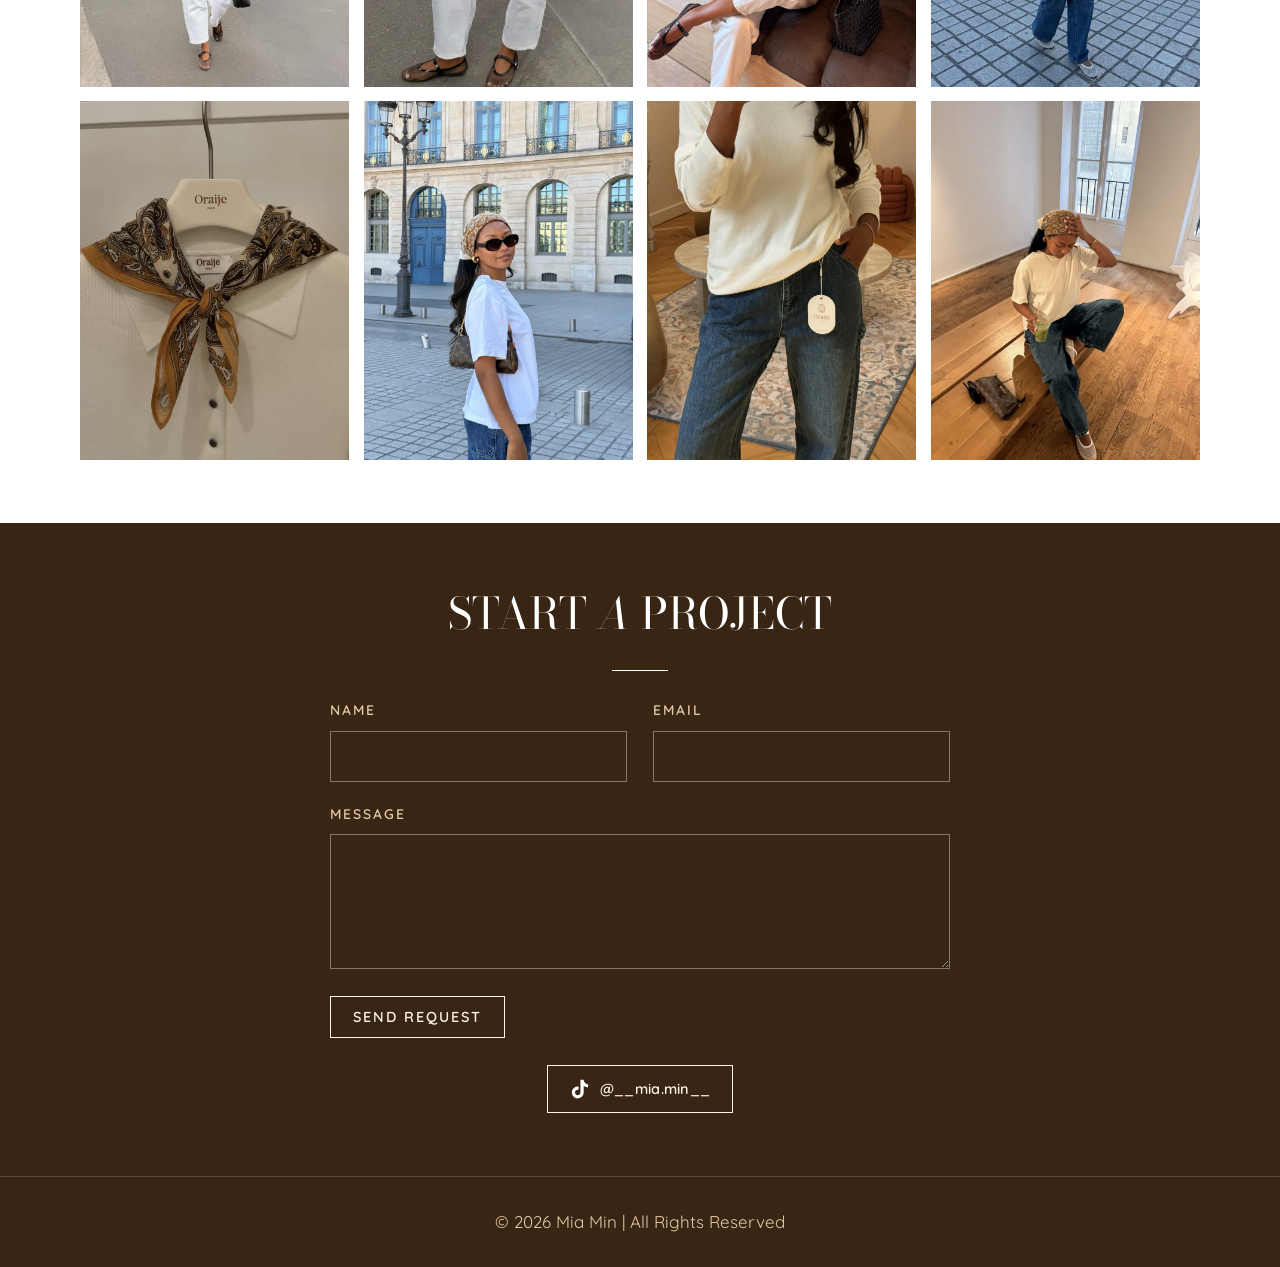
<file: fashion.html>
<!DOCTYPE html>
<html lang="en">
<head>
  <meta charset="UTF-8" />
  <meta name="viewport" content="width=device-width, initial-scale=1.0" />
  <!-- Google tag (gtag.js) -->
  <script async src="https://www.googletagmanager.com/gtag/js?id=G-P4KPC04LGJ"></script>
  <script>
    window.dataLayer = window.dataLayer || [];
    function gtag(){dataLayer.push(arguments);}
    gtag('js', new Date());

    gtag('config', 'G-P4KPC04LGJ');
  </script>
  <title>Mia Min | Fashion Creator</title>
  <meta name="description" content="Vertical video content for fashion brands like NA-KD, Gina Tricot, Superdry and Charles &amp; Keith, by Amsterdam-based bilingual creator Mia Min." />
  <link rel="canonical" href="https://miamincreative.com/fashion.html" />
  <meta property="og:type" content="website" />
  <meta property="og:site_name" content="Mia Min" />
  <meta property="og:locale" content="en_US" />
  <meta property="og:locale:alternate" content="fr_FR" />
  <meta property="og:url" content="https://miamincreative.com/fashion.html" />
  <meta property="og:title" content="Mia Min | Fashion Creator" />
  <meta property="og:description" content="Vertical video content for fashion brands like NA-KD, Gina Tricot, Superdry and Charles &amp; Keith, by Amsterdam-based bilingual creator Mia Min." />
  <meta property="og:image" content="https://miamincreative.com/media/og-image.jpg" />
  <meta property="og:image:width" content="1200" />
  <meta property="og:image:height" content="630" />
  <meta property="og:image:alt" content="Mia Min, beauty, fashion and lifestyle content creator in Amsterdam" />
  <meta name="twitter:card" content="summary_large_image" />
  <meta name="twitter:title" content="Mia Min | Fashion Creator" />
  <meta name="twitter:description" content="Vertical video content for fashion brands like NA-KD, Gina Tricot, Superdry and Charles &amp; Keith, by Amsterdam-based bilingual creator Mia Min." />
  <meta name="twitter:image" content="https://miamincreative.com/media/og-image.jpg" />
  <script type="application/ld+json">
  {
    "@context": "https://schema.org",
    "@graph": [
      {
        "@type": "WebPage",
        "url": "https://miamincreative.com/fashion.html",
        "name": "Mia Min | Fashion Creator",
        "description": "Vertical video content for fashion brands like NA-KD, Gina Tricot, Superdry and Charles & Keith, by Amsterdam-based bilingual creator Mia Min.",
        "isPartOf": {
          "@id": "https://miamincreative.com/#website"
        },
        "about": {
          "@id": "https://miamincreative.com/#mia-min"
        }
      },
      {
        "@type": "BreadcrumbList",
        "itemListElement": [
          {
            "@type": "ListItem",
            "position": 1,
            "name": "Home",
            "item": "https://miamincreative.com/"
          },
          {
            "@type": "ListItem",
            "position": 2,
            "name": "Fashion",
            "item": "https://miamincreative.com/fashion.html"
          }
        ]
      }
    ]
  }
  </script>
  <link rel="icon" type="image/jpeg" href="media/Capture d’écran 2025-02-03 201057.png" />

  <link rel="preconnect" href="https://fonts.googleapis.com" />
  <link rel="preconnect" href="https://fonts.gstatic.com" crossorigin />
  <link rel="preload" href="https://fonts.googleapis.com/css2?family=Parisienne&family=Playfair+Display+SC:wght@400;700;900&family=Cormorant:ital,wght@0,400;0,500;0,600;0,700;1,500;1,700&family=Great+Vibes&family=Quicksand:wght@400;500;600;700&family=Bodoni+Moda+SC:ital,wght@0,400;0,500;0,600;0,700;1,400&display=swap" as="style" onload="this.onload=null;this.rel='stylesheet'" />
  <noscript><link href="https://fonts.googleapis.com/css2?family=Parisienne&family=Playfair+Display+SC:wght@400;700;900&family=Cormorant:ital,wght@0,400;0,500;0,600;0,700;1,500;1,700&family=Great+Vibes&family=Quicksand:wght@400;500;600;700&family=Bodoni+Moda+SC:ital,wght@0,400;0,500;0,600;0,700;1,400&display=swap" rel="stylesheet" /></noscript>

  <link rel="stylesheet" href="css/styles.css" />
  <link rel="stylesheet" href="css/index-theme.css" />
  <script>
    window.LOGO_MANIFESTS = window.LOGO_MANIFESTS || {};
    window.LOGO_MANIFESTS["fashion brands"] = [
      "new_logo_nola_2_b9d31a99-7326-420c-a421-0125fe99b000.png.webp",
      "oraije.webp",
      "Superdry logo.svg",
      "tPk8-g9LSEa2.webp",
      "URv-Q2M9bRg9.webp",
      "na-kd-logo.svg",
      "gina-tricot-logo.svg",
      "charles-keith-logo.svg",
      "aupen-logo.webp"
    ];
  </script>
  <script src="site.js" defer></script>
</head>
<body data-page="fashion" data-header="split" data-theme="espresso">
  <div data-component="header"></div>

  <main>
    <section class="hero section-cream">
      <div class="hero-grid">
        <div class="hero-portrait">
          <picture>
            <source media="(max-width: 640px)" srcset="media/fashion_hero_mobil.webp" />
            <img src="media/fashion_hero.webp" alt="Mia Min fashion content" width="1000" height="1250" fetchpriority="high" />
          </picture>
        </div>
        <div class="hero-content">
          <h1>Fashion</h1>
          <div class="hero-contact hero-contact--phone">
            <a class="hero-tiktok" href="https://www.tiktok.com/@_mia.min_" target="_blank" rel="noopener">
              <img src="media/logo-tiktok.svg" alt="TikTok" />
            </a>
            <a class="hero-mail-link" href="mailto:hello@miamincreative.com">hello@miamincreative.com</a>
          </div>
        </div>
        <div class="hero-marquee">
          <div
            class="logo-marquee"
            data-logo-folder="fashion brands"
            data-logo-manifest="fashion brands/manifest.json"
            aria-label="Fashion brand partners"
          >
            <div class="logo-marquee__viewport">
              <div class="logo-marquee__track">
                <div class="logo-marquee__group" data-logo-group></div>
                <div class="logo-marquee__group" data-logo-group aria-hidden="true"></div>
              </div>
            </div>
          </div>
        </div>
      </div>
    </section>

    <section class="section section-beige" id="fashion" aria-label="Fashion work">
      <div class="section-inner">
        <div class="project-grid">
          <article class="project-card">
            <div class="video-card">
              <video loop playsinline preload="metadata" poster="media/posters/fashion_1_video.webp">
                <source src="media/videos/fashion_1.mp4" type="video/mp4" />
                Your browser does not support the video tag.
              </video>
            </div>
          </article>


          <article class="project-card">
            <div class="video-card">
              <video loop playsinline preload="metadata" poster="media/posters/fashion_3.webp">
                <source src="media/videos/fashion_3.mp4" type="video/mp4" />
                Your browser does not support the video tag.
              </video>
            </div>
          </article>

          <article class="project-card">
            <div class="video-card">
              <video loop playsinline preload="metadata" poster="media/posters/fashion_4.webp">
                <source src="media/videos/fashion_4.mp4" type="video/mp4" />
                Your browser does not support the video tag.
              </video>
            </div>
          </article>
          <article class="project-card">
            <div class="video-card">
              <video loop playsinline preload="metadata" poster="media/posters/fashion_2.webp">
                <source src="media/videos/fashion_2.mp4" type="video/mp4" />
                Your browser does not support the video tag.
              </video>
            </div>
          </article>
        </div>
        <div class="fashion-photos">
          <figure class="fashion-photo">
            <img src="media/fashion/fashion_photo_2.webp" width="900" height="1200" alt="Mia walking past Palais Garnier in a black lace-trim top and white trousers, iced coffee in hand" loading="lazy" decoding="async" />
          </figure>
          <figure class="fashion-photo">
            <img src="media/fashion/fashion_photo_3.webp" width="900" height="1200" alt="Close-up of a black lace-trim top, white trousers, black woven bag and sandals" loading="lazy" decoding="async" />
          </figure>
          <figure class="fashion-photo">
            <img src="media/fashion/fashion_photo_1.webp" width="900" height="1200" alt="Mia seated on a sofa in a black tee, white trousers and sandals, black bag beside her" loading="lazy" decoding="async" />
          </figure>
          <figure class="fashion-photo">
            <img src="media/fashion/fashion_photo_4.webp" width="900" height="1200" alt="Mia in Place Vendôme in a white shirt, baggy jeans and a bandana, with a backpack" loading="lazy" decoding="async" />
          </figure>
          <figure class="fashion-photo">
            <img src="media/fashion/fashion_photo_7.webp" width="900" height="1200" alt="Oraije cream knit cardigan on a hanger with a paisley silk scarf tied at the collar" loading="lazy" decoding="async" />
          </figure>
          <figure class="fashion-photo">
            <img src="media/fashion/fashion_photo_6.webp" width="900" height="1200" alt="Mia in Place Vendôme in a white tee, sunglasses and a patterned headscarf" loading="lazy" decoding="async" />
          </figure>
          <figure class="fashion-photo">
            <img src="media/fashion/fashion_photo_8.webp" width="900" height="1200" alt="Mia in a cream sweater and straight-leg jeans with an Oraije tag" loading="lazy" decoding="async" />
          </figure>
          <figure class="fashion-photo">
            <img src="media/fashion/fashion_photo_5.webp" width="900" height="1200" alt="Mia sitting on a wooden step in a cream tee, jeans and bandana" loading="lazy" decoding="async" />
          </figure>
        </div>
      </div>
    </section>

    <section id="contact" class="section section-beige text-white">
      <div class="section-inner">
        <div class="section-head">
          <h2>Start <em>a</em> Project</h2>
        </div>
        <form class="contact-form" id="contact-form">
          <div class="contact-form__row">
            <label class="contact-form__field">
              <span>Name</span>
              <input type="text" name="name" autocomplete="name" required />
            </label>
            <label class="contact-form__field">
              <span>Email</span>
              <input type="email" name="email" autocomplete="email" required />
            </label>
          </div>
          <label class="contact-form__field">
            <span>Message</span>
            <textarea name="message" rows="5" required></textarea>
          </label>
          <button type="submit" class="button header-cta">Send Request</button>
          <p class="contact-form__status" role="status" aria-live="polite"></p>
        </form>
        <div class="contact-links">
          <a href="https://www.tiktok.com/@_mia.min_" target="_blank" rel="noopener">
            <img src="media/logo-tiktok.svg" alt="TikTok Icon" />
            <span>@__mia.min__</span>
          </a>
        </div>
      </div>
    </section>
  </main>

  <div data-component="footer"></div>
</body>
</html>
</file>
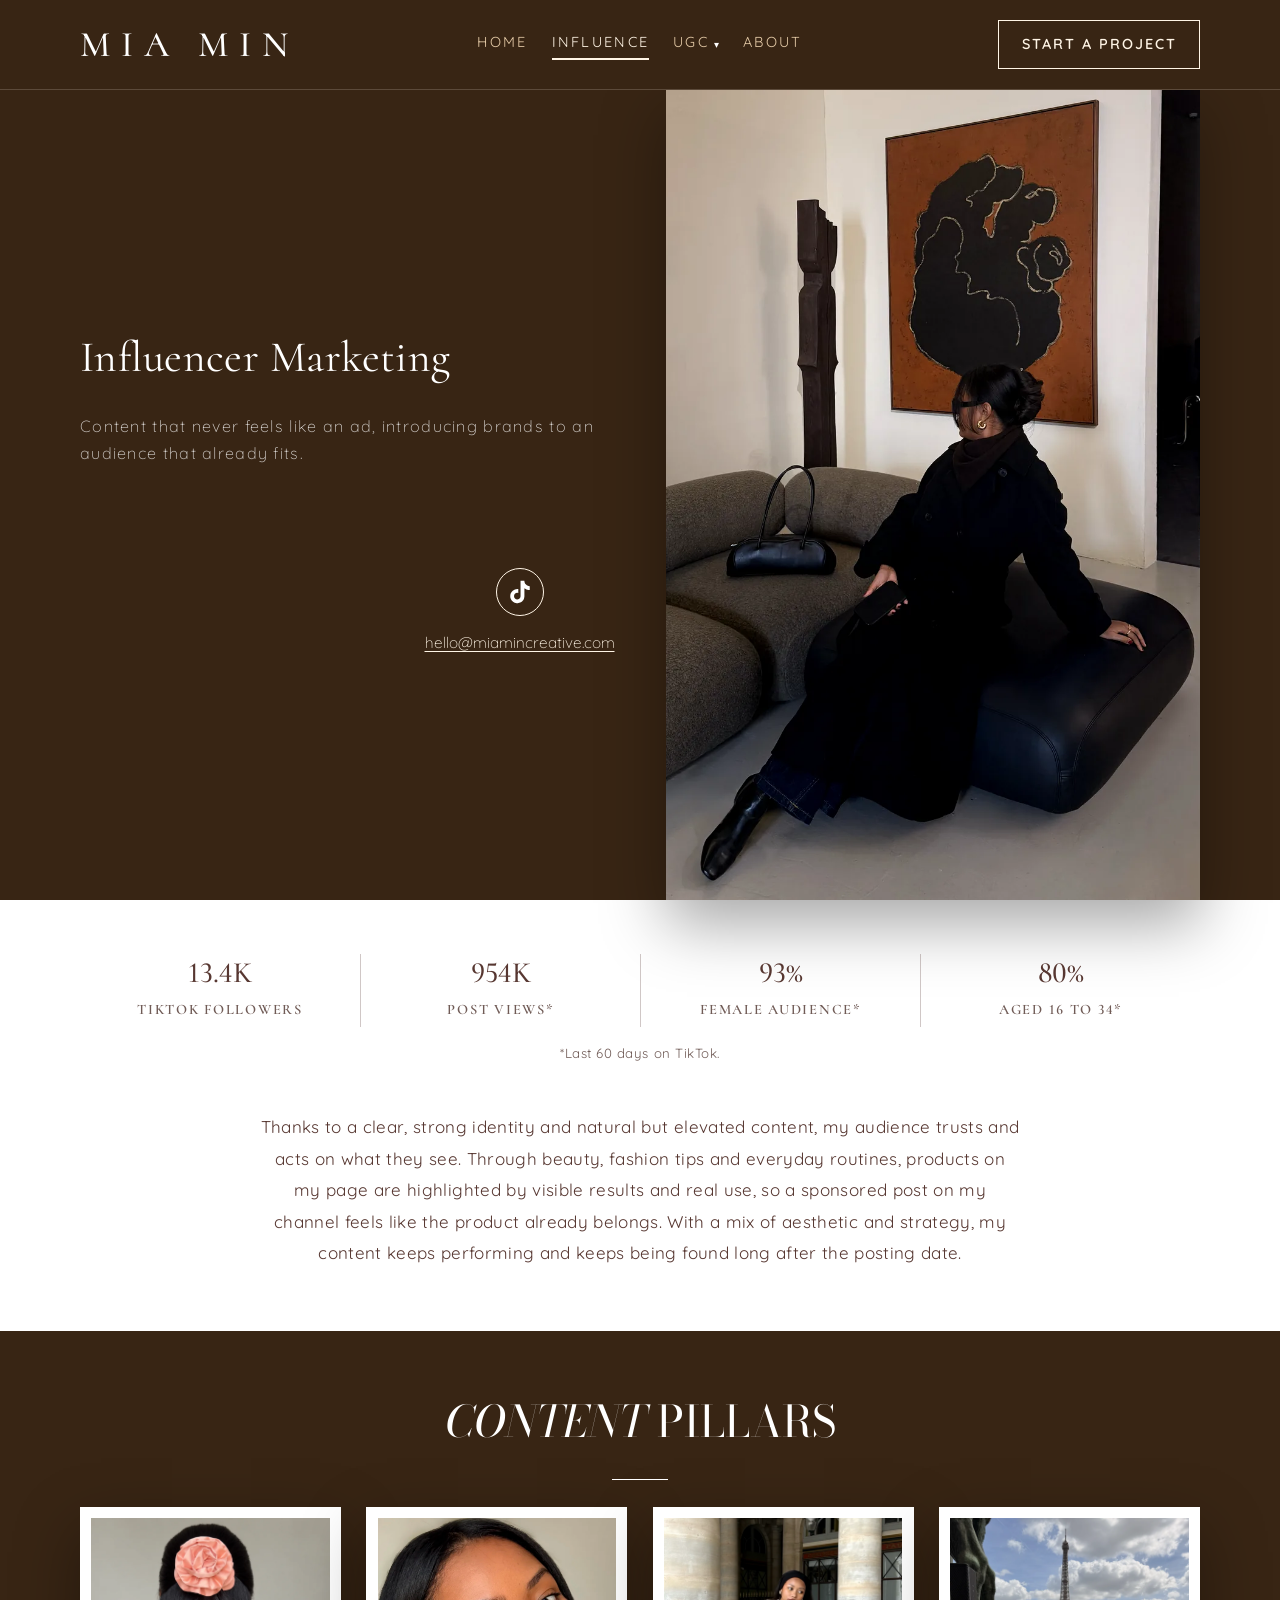
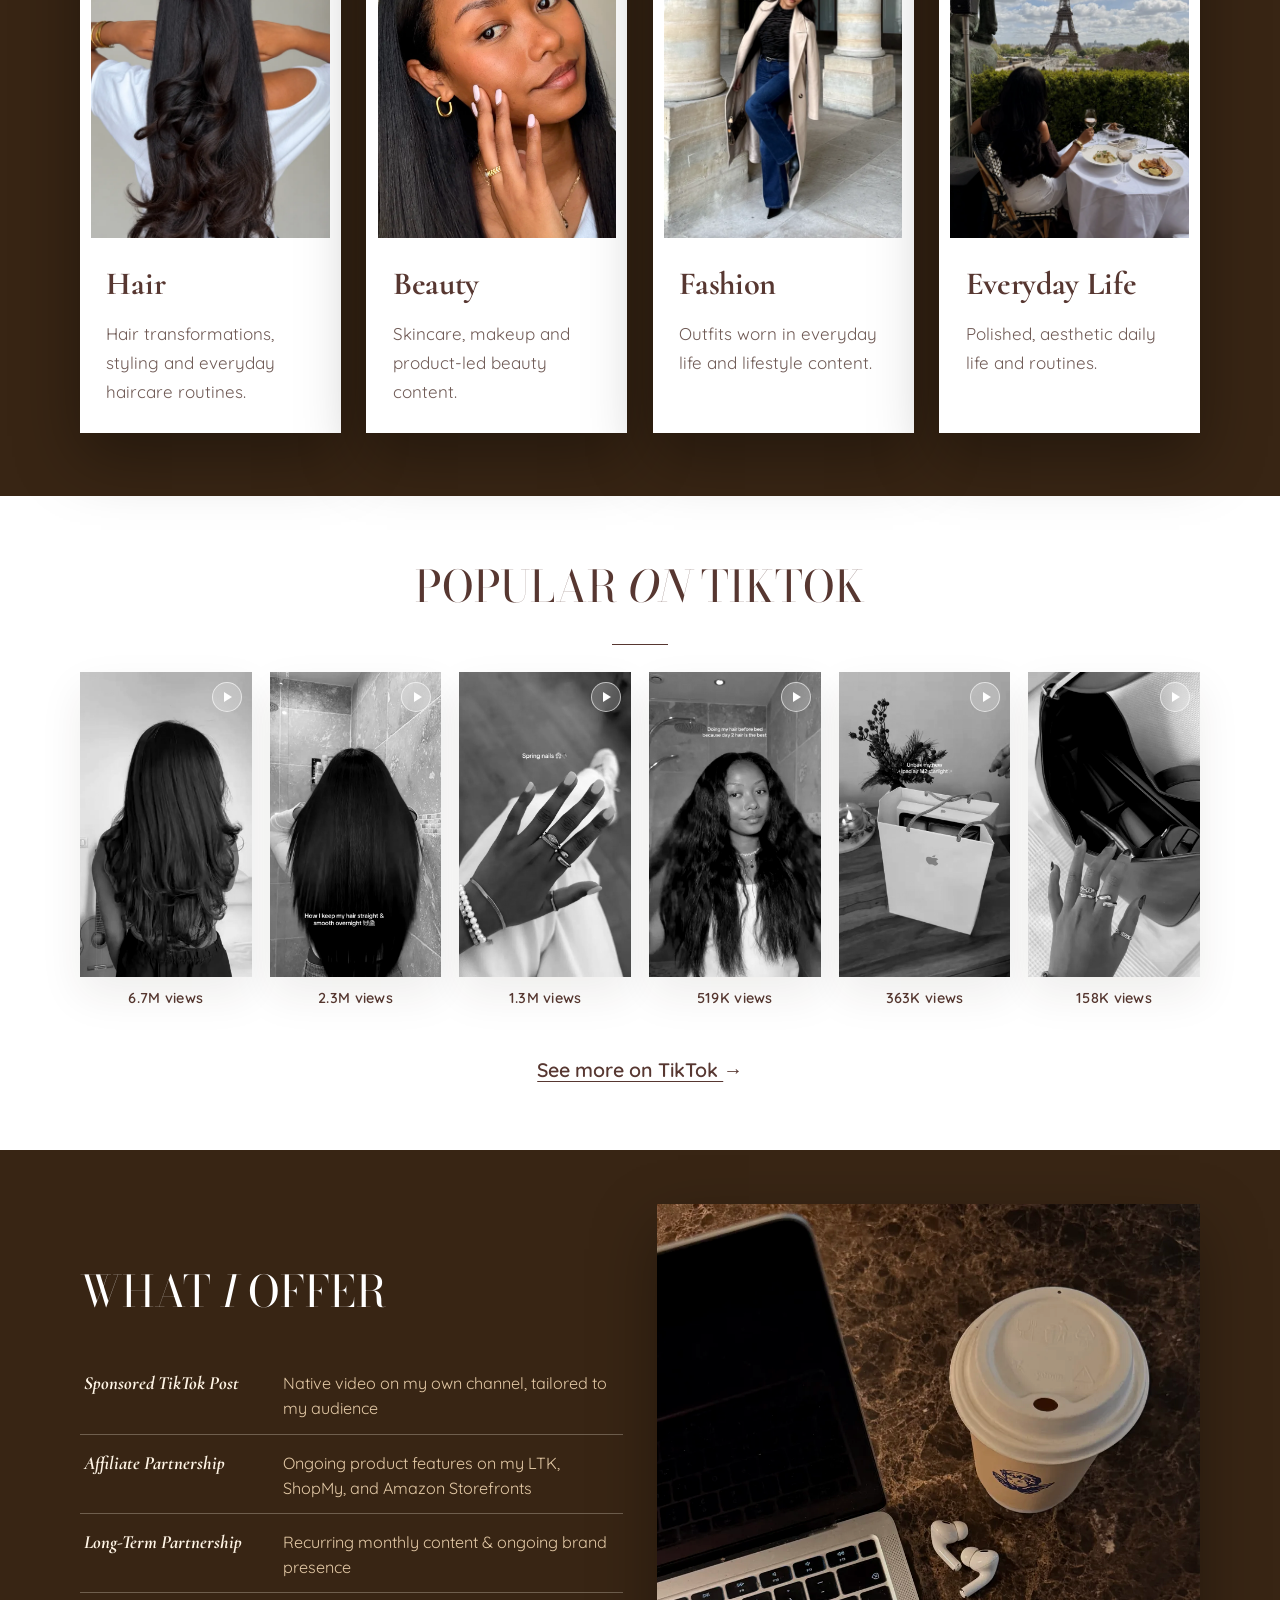
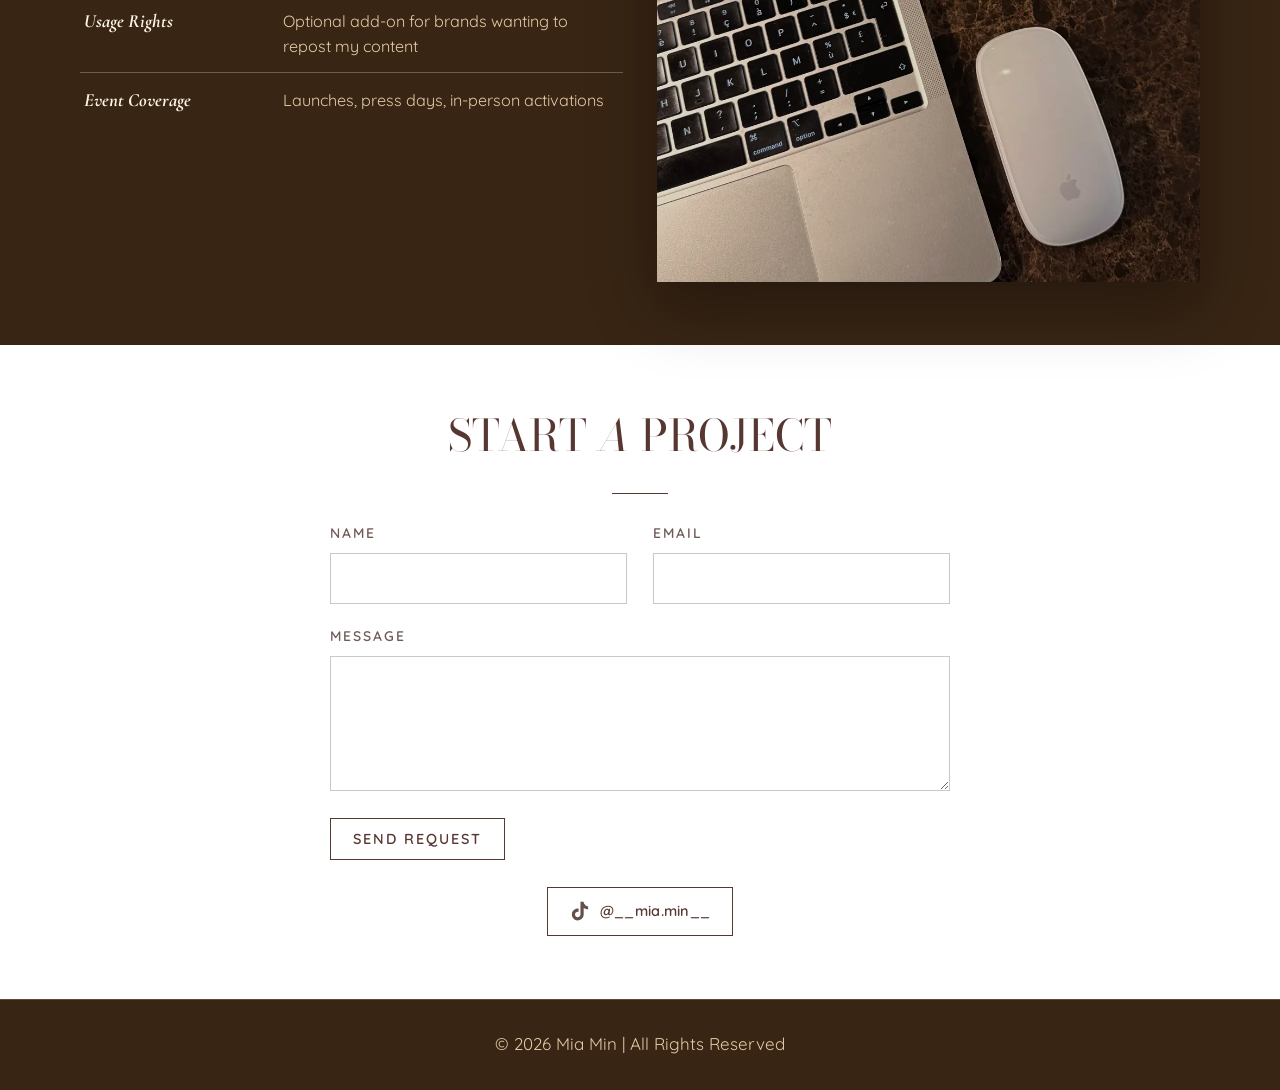
<file: influence.html>
<!DOCTYPE html>
<html lang="en">
<head>
  <meta charset="UTF-8" />
  <meta name="viewport" content="width=device-width, initial-scale=1.0" />
  <!-- Google tag (gtag.js) -->
  <script async src="https://www.googletagmanager.com/gtag/js?id=G-P4KPC04LGJ"></script>
  <script>
    window.dataLayer = window.dataLayer || [];
    function gtag(){dataLayer.push(arguments);}
    gtag('js', new Date());

    gtag('config', 'G-P4KPC04LGJ');
  </script>
  <title>Mia Min | Influencer Marketing</title>
  <meta name="description" content="Mia Min&#x27;s media kit: Amsterdam-based TikTok creator @_mia.min_ with a mostly female Gen Z and Millennial audience. Beauty, fashion &amp; lifestyle brand partnerships." />
  <link rel="canonical" href="https://miamincreative.com/influence.html" />
  <meta property="og:type" content="website" />
  <meta property="og:site_name" content="Mia Min" />
  <meta property="og:locale" content="en_US" />
  <meta property="og:locale:alternate" content="fr_FR" />
  <meta property="og:url" content="https://miamincreative.com/influence.html" />
  <meta property="og:title" content="Mia Min | Influencer Marketing" />
  <meta property="og:description" content="Mia Min&#x27;s media kit: Amsterdam-based TikTok creator @_mia.min_ with a mostly female Gen Z and Millennial audience. Beauty, fashion &amp; lifestyle brand partnerships." />
  <meta property="og:image" content="https://miamincreative.com/media/og-image.jpg" />
  <meta property="og:image:width" content="1200" />
  <meta property="og:image:height" content="630" />
  <meta property="og:image:alt" content="Mia Min, beauty, fashion and lifestyle content creator in Amsterdam" />
  <meta name="twitter:card" content="summary_large_image" />
  <meta name="twitter:title" content="Mia Min | Influencer Marketing" />
  <meta name="twitter:description" content="Mia Min&#x27;s media kit: Amsterdam-based TikTok creator @_mia.min_ with a mostly female Gen Z and Millennial audience. Beauty, fashion &amp; lifestyle brand partnerships." />
  <meta name="twitter:image" content="https://miamincreative.com/media/og-image.jpg" />
  <script type="application/ld+json">
  {
    "@context": "https://schema.org",
    "@graph": [
      {
        "@type": "WebPage",
        "url": "https://miamincreative.com/influence.html",
        "name": "Mia Min | Influencer Marketing",
        "description": "Mia Min's media kit: Amsterdam-based TikTok creator @_mia.min_ with a mostly female Gen Z and Millennial audience. Beauty, fashion & lifestyle brand partnerships.",
        "isPartOf": {
          "@id": "https://miamincreative.com/#website"
        },
        "about": {
          "@id": "https://miamincreative.com/#mia-min"
        }
      },
      {
        "@type": "BreadcrumbList",
        "itemListElement": [
          {
            "@type": "ListItem",
            "position": 1,
            "name": "Home",
            "item": "https://miamincreative.com/"
          },
          {
            "@type": "ListItem",
            "position": 2,
            "name": "Influence",
            "item": "https://miamincreative.com/influence.html"
          }
        ]
      }
    ]
  }
  </script>
  <link rel="icon" type="image/jpeg" href="media/Capture d’écran 2025-02-03 201057.png" />

  <link rel="preconnect" href="https://fonts.googleapis.com" />
  <link rel="preconnect" href="https://fonts.gstatic.com" crossorigin />
  <link rel="preload" href="https://fonts.googleapis.com/css2?family=Parisienne&family=Playfair+Display+SC:wght@400;700;900&family=Cormorant:ital,wght@0,400;0,500;0,600;0,700;1,500;1,700&family=Great+Vibes&family=Quicksand:wght@400;500;600;700&family=Bodoni+Moda+SC:ital,wght@0,400;0,500;0,600;0,700&display=swap" as="style" onload="this.onload=null;this.rel='stylesheet'" />
  <noscript><link href="https://fonts.googleapis.com/css2?family=Parisienne&family=Playfair+Display+SC:wght@400;700;900&family=Cormorant:ital,wght@0,400;0,500;0,600;0,700;1,500;1,700&family=Great+Vibes&family=Quicksand:wght@400;500;600;700&family=Bodoni+Moda+SC:ital,wght@0,400;0,500;0,600;0,700&display=swap" rel="stylesheet" /></noscript>

  <link rel="preload" as="image" href="media/about_me.webp" />
  <link rel="stylesheet" href="css/styles.css" />
  <link rel="stylesheet" href="css/index-theme.css" />
  <noscript><style>[data-reveal] { opacity: 1 !important; transform: none !important; }</style></noscript>
  <script src="site.js" defer></script>
  <script src="reveal.js" defer></script>
</head>
<body data-page="influence" data-header="simple" data-theme="espresso">
  <div data-component="header"></div>

  <main>
    <section class="hero section-cream">
      <div class="hero-grid hero-grid--reverse">
        <div class="hero-content">
          <h1>Influencer Marketing</h1>
          <p class="hero-subline">Content that never feels like an ad, introducing brands to an audience that already fits.</p>
          <div class="hero-contact">
            <a class="hero-tiktok" href="https://www.tiktok.com/@_mia.min_" target="_blank" rel="noopener">
              <img src="media/logo-tiktok.svg" alt="TikTok" />
            </a>
            <a class="hero-mail-link" href="mailto:hello@miamincreative.com">hello@miamincreative.com</a>
          </div>
        </div>
        <div class="hero-portrait">
          <img src="media/influence_hero.webp" alt="Mia in a black coat seated in a gallery lounge beside a large abstract painting" width="1000" height="1333" fetchpriority="high" />
        </div>
      </div>
    </section>

    <section class="section section-beige">
      <div class="section-inner">
        <div class="stats-pair">
          <div class="stat-grid stat-grid--pair">
            <div class="stat-tile">
              <span class="stat-value">13.4K</span>
              <span class="stat-label">TikTok Followers</span>
            </div>
            <div class="stat-tile">
              <span class="stat-value">954K</span>
              <span class="stat-label">Post Views*</span>
            </div>
            <div class="stat-tile">
              <span class="stat-value">93%</span>
              <span class="stat-label">Female Audience*</span>
            </div>
            <div class="stat-tile">
              <span class="stat-value">80%</span>
              <span class="stat-label">Aged 16 to 34*</span>
            </div>
          </div>
          <p class="stats-note">*Last 60 days on TikTok.</p>
          <p class="stats-pair__intro">Thanks to a clear, strong identity and natural but elevated content, my audience trusts and acts on what they see. Through beauty, fashion tips and everyday routines, products on my page are highlighted by visible results and real use, so a sponsored post on my channel feels like the product already belongs. With a mix of aesthetic and strategy, my content keeps performing and keeps being found long after the posting date.</p>
        </div>
      </div>
    </section>

    <section class="section section-cream">
      <div class="section-inner">
        <div class="section-head">
          <h2><em>Content</em> Pillars</h2>
        </div>
        <div class="pillar-grid">
          <article class="feature-card pillar-card">
            <div class="pillar-card__media">
              <img class="pillar-card__img--hair" src="media/hair_pillar.webp" width="1000" height="1440" alt="Mia from behind, long dark wavy hair with a pink satin scrunchie" loading="lazy" />
            </div>
            <div class="pillar-card__body">
              <h3>Hair</h3>
              <p>Hair transformations, styling and everyday haircare routines.</p>
            </div>
          </article>
          <article class="feature-card pillar-card">
            <div class="pillar-card__media">
              <img class="pillar-card__img--beauty" src="media/beauty_hero.webp" width="1000" height="1250" alt="Beauty content" loading="lazy" />
            </div>
            <div class="pillar-card__body">
              <h3>Beauty</h3>
              <p>Skincare, makeup and product-led beauty content.</p>
            </div>
          </article>
          <article class="feature-card pillar-card">
            <div class="pillar-card__media">
              <img class="pillar-card__img--fashion" src="media/fashion_pillar.webp" width="1000" height="2225" alt="Mia leaning on a stone column in a Paris arcade, in a camel coat and flared jeans" loading="lazy" />
            </div>
            <div class="pillar-card__body">
              <h3>Fashion</h3>
              <p>Outfits worn in everyday life and lifestyle content.</p>
            </div>
          </article>
          <article class="feature-card pillar-card">
            <div class="pillar-card__media">
              <img class="pillar-card__img--lifestyle" src="media/lifestyle_pillar.webp" width="1000" height="1333" alt="Mia lunching on a terrace with a glass of wine, facing the Eiffel Tower" loading="lazy" />
            </div>
            <div class="pillar-card__body">
              <h3>Everyday Life</h3>
              <p>Polished, aesthetic daily life and routines.</p>
            </div>
          </article>
        </div>
      </div>
    </section>

    <section class="section section-beige">
      <div class="section-inner">
        <div class="section-head">
          <h2>Popular <em>on</em> TikTok</h2>
        </div>
        <div class="tiktok-grid">
          <figure class="tiktok-item">
            <div class="tiktok-tile video-card">
              <video loop playsinline preload="metadata" poster="media/tiktok/tiktok_1.webp">
                <source src="media/videos/tiktok_1.mp4" type="video/mp4" />
              </video>
            </div>
            <figcaption class="tiktok-views"><span class="visually-hidden">TikTok video, </span>6.7M views</figcaption>
          </figure>
          <figure class="tiktok-item">
            <div class="tiktok-tile video-card">
              <video loop playsinline preload="metadata" poster="media/tiktok/tiktok_2.webp">
                <source src="media/videos/tiktok_2.mp4" type="video/mp4" />
              </video>
            </div>
            <figcaption class="tiktok-views"><span class="visually-hidden">TikTok video, </span>2.3M views</figcaption>
          </figure>
          <figure class="tiktok-item">
            <div class="tiktok-tile video-card">
              <video loop playsinline preload="metadata" poster="media/tiktok/tiktok_3.webp">
                <source src="media/videos/tiktok_3.mp4" type="video/mp4" />
              </video>
            </div>
            <figcaption class="tiktok-views"><span class="visually-hidden">TikTok video, </span>1.3M views</figcaption>
          </figure>
          <figure class="tiktok-item">
            <div class="tiktok-tile video-card">
              <video loop playsinline preload="metadata" poster="media/tiktok/tiktok_4.webp">
                <source src="media/videos/tiktok_4.mp4" type="video/mp4" />
              </video>
            </div>
            <figcaption class="tiktok-views"><span class="visually-hidden">TikTok video, </span>519K views</figcaption>
          </figure>
          <figure class="tiktok-item">
            <div class="tiktok-tile video-card">
              <video loop playsinline preload="metadata" poster="media/tiktok/tiktok_5.webp">
                <source src="media/videos/tiktok_5.mp4" type="video/mp4" />
              </video>
            </div>
            <figcaption class="tiktok-views"><span class="visually-hidden">TikTok video, </span>363K views</figcaption>
          </figure>
          <figure class="tiktok-item">
            <div class="tiktok-tile video-card">
              <video loop playsinline preload="metadata" poster="media/tiktok/tiktok_6.webp">
                <source src="media/videos/tiktok_6.mp4" type="video/mp4" />
              </video>
            </div>
            <figcaption class="tiktok-views"><span class="visually-hidden">TikTok video, </span>158K views</figcaption>
          </figure>
        </div>
        <p class="tiktok-more"><a class="text-link read-more-link" href="https://www.tiktok.com/@_mia.min_" target="_blank" rel="noopener">See more on TikTok <span class="arrow">&rarr;</span></a></p>
      </div>
    </section>

    <section id="offers" class="section section-cream">
      <div class="section-inner split">
        <div class="split-content">
          <h2>What <em>I</em> Offer</h2>
          <div class="offer-list">
            <div class="offer-row">
              <h4>Sponsored TikTok Post</h4>
              <p>Native video on my own channel, tailored to my audience</p>
            </div>
            <div class="offer-row">
              <h4>Affiliate Partnership</h4>
              <p>Ongoing product features on my LTK, ShopMy, and Amazon Storefronts</p>
            </div>
            <div class="offer-row">
              <h4>Long-Term Partnership</h4>
              <p>Recurring monthly content &amp; ongoing brand presence</p>
            </div>
            <div class="offer-row">
              <h4>Usage Rights</h4>
              <p>Optional add-on for brands wanting to repost my content</p>
            </div>
            <div class="offer-row">
              <h4>Event Coverage</h4>
              <p>Launches, press days, in-person activations</p>
            </div>
          </div>
        </div>
        <div class="split-media">
          <picture>
            <source media="(max-width: 640px)" srcset="media/service_mobil.webp" />
            <img src="media/service.webp" alt="Mia Min portrait" loading="lazy" decoding="async" />
          </picture>
        </div>
      </div>
    </section>

    <section id="contact" class="section section-beige text-white">
      <div class="section-inner">
        <div class="section-head">
          <h2>Start <em>a</em> Project</h2>
        </div>
        <form class="contact-form" id="contact-form">
          <div class="contact-form__row">
            <label class="contact-form__field">
              <span>Name</span>
              <input type="text" name="name" autocomplete="name" required />
            </label>
            <label class="contact-form__field">
              <span>Email</span>
              <input type="email" name="email" autocomplete="email" required />
            </label>
          </div>
          <label class="contact-form__field">
            <span>Message</span>
            <textarea name="message" rows="5" required></textarea>
          </label>
          <button type="submit" class="button header-cta">Send Request</button>
          <p class="contact-form__status" role="status" aria-live="polite"></p>
        </form>
        <div class="contact-links">
          <a href="https://www.tiktok.com/@_mia.min_" target="_blank" rel="noopener">
            <img src="media/logo-tiktok.svg" alt="TikTok Icon" />
            <span>@__mia.min__</span>
          </a>
        </div>
      </div>
    </section>
  </main>

  <div data-component="footer"></div>
</body>
</html>
</file>
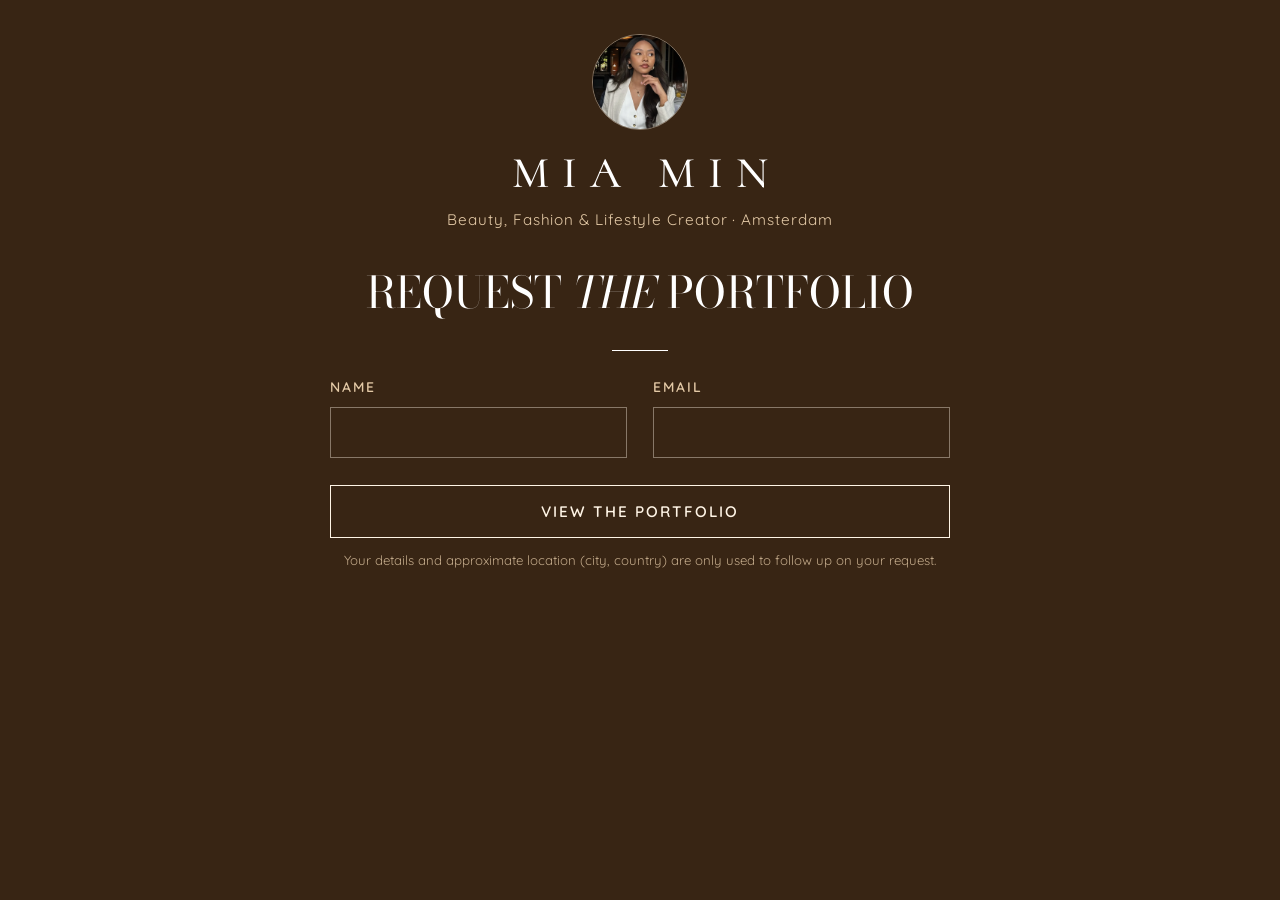
<file: links.html>
<!DOCTYPE html>
<html lang="en">
<head>
  <meta charset="UTF-8" />
  <meta name="viewport" content="width=device-width, initial-scale=1.0" />
  <!-- Google tag (gtag.js) -->
  <script async src="https://www.googletagmanager.com/gtag/js?id=G-P4KPC04LGJ"></script>
  <script>
    window.dataLayer = window.dataLayer || [];
    function gtag(){dataLayer.push(arguments);}
    gtag('js', new Date());

    gtag('config', 'G-P4KPC04LGJ');
  </script>
  <title>Mia Min | Links</title>
  <meta name="description" content="Mia Min, Amsterdam-based beauty, fashion &amp; lifestyle creator. Request the portfolio in a few seconds." />
  <meta name="robots" content="noindex" />
  <link rel="icon" type="image/jpeg" href="media/Capture d’écran 2025-02-03 201057.png" />

  <link rel="preconnect" href="https://fonts.googleapis.com" />
  <link rel="preconnect" href="https://fonts.gstatic.com" crossorigin />
  <link href="https://fonts.googleapis.com/css2?family=Cormorant:ital,wght@0,400;0,500;0,600;0,700;1,500;1,700&family=Quicksand:wght@300;400;500;600;700&family=Bodoni+Moda+SC:ital,wght@0,400;0,500;0,600;0,700;1,400&display=swap" rel="stylesheet" />

  <link rel="stylesheet" href="css/styles.css" />
  <link rel="stylesheet" href="css/index-theme.css" />
  <link rel="stylesheet" href="css/links.css" />
</head>
<body data-page="links" data-theme="espresso">
  <main>
    <section id="contact" class="section section-beige text-white links">
      <div class="section-inner">
        <div class="links__intro">
          <img class="links__avatar" src="media/home_hero_mobil.webp" alt="Portrait of Mia Min" width="112" height="112" fetchpriority="high" />
          <span class="brand">Mia Min</span>
          <p class="links__tagline">Beauty, Fashion &amp; Lifestyle Creator · Amsterdam</p>
        </div>

        <div class="section-head">
          <h2>Request <em>the</em> Portfolio</h2>
        </div>

        <form class="contact-form links-form" id="links-form">
          <div class="contact-form__row">
            <label class="contact-form__field">
              <span>Name</span>
              <input type="text" name="name" autocomplete="name" required />
            </label>
            <label class="contact-form__field">
              <span>Email</span>
              <input type="email" name="email" autocomplete="email" required />
            </label>
          </div>

          <!-- Anti-bot trap: invisible to people, bots fill it in -->
          <input type="checkbox" name="botcheck" class="links-form__trap" tabindex="-1" autocomplete="off" aria-hidden="true" />

          <button type="submit" class="button button-outline">View the Portfolio</button>
          <p class="contact-form__status" role="status" aria-live="polite"></p>
          <p class="links-form__privacy">Your details and approximate location (city, country) are only used to follow up on your request.</p>
        </form>
      </div>
    </section>
  </main>

  <script>
    // Each request is (1) emailed via Web3Forms (same inbox as the site's
    // contact form) and (2) added as a row to Mia's Google Sheet (see
    // scripts/portfolio-requests-sheet.gs), then the visitor lands on the
    // official portfolio.
    const SITE = "https://miamincreative.com/";
    // Paste the Apps Script web app URL here (ends in /exec); empty = sheet off
    const SHEET_ENDPOINT = "https://script.google.com/macros/s/AKfycbyhJQ5GSWn1nBNJPOKNOrgLPHMTeeRadMhe0pl_zTyWfTeMLHOMGgdu6AxC4N2V0Y5p/exec";
    const form = document.getElementById("links-form");
    const statusEl = form.querySelector(".contact-form__status");
    const submitButton = form.querySelector('button[type="submit"]');

    // Approximate location from the visitor's IP (country/city only,
    // no exact position). Fetched on page load so submitting isn't slowed.
    let geo = {};
    fetch("https://get.geojs.io/v1/ip/geo.json")
      .then((response) => response.json())
      .then((data) => {
        geo = { city: data.city || "", region: data.region || "", country: data.country || "" };
      })
      .catch(() => {});

    // Where the visitor came from: ?src=tiktok in the bio link wins,
    // otherwise the referring site (in-app browsers often send none)
    const params = new URLSearchParams(location.search);
    const referrer = params.get("src") || params.get("utm_source")
      || (document.referrer ? new URL(document.referrer).hostname : "Direct / unknown");
    // One Linktree serves both socials, but TikTok and Instagram open links
    // in their own in-app browser, which names the app — so we can still
    // tell which social the visitor came from
    const ua = navigator.userAgent;
    const app = /Instagram/i.test(ua) ? "Instagram"
      : /musical_ly|BytedanceWebview|TikTok/i.test(ua) ? "TikTok"
      : /FBAN|FBAV/i.test(ua) ? "Facebook"
      : "";
    const source = app ? `${app} app (via ${referrer})` : referrer;

    const withTimeout = (promise, ms) =>
      Promise.race([promise, new Promise((resolve) => setTimeout(resolve, ms))]);

    form.addEventListener("submit", async (event) => {
      event.preventDefault();

      const name = form.querySelector('[name="name"]').value.trim();
      const email = form.querySelector('[name="email"]').value.trim();

      // A bot ticked the hidden trap: send nothing, just move on
      if (form.querySelector('[name="botcheck"]').checked) {
        window.location.href = SITE;
        return;
      }

      const request = {
        name,
        email,
        city: geo.city || "",
        region: geo.region || "",
        country: geo.country || "",
        source,
        language: navigator.language || "",
        timezone: Intl.DateTimeFormat().resolvedOptions().timeZone || "",
        device: /Mobi|Android|iPhone/i.test(navigator.userAgent) ? "Phone" : "Computer",
      };
      const place = [request.city, request.country].filter(Boolean).join(", ") || "unknown location";

      statusEl.textContent = "Opening the portfolio…";
      submitButton.disabled = true;

      gtag("event", "portfolio_request", { source });

      const saves = [
        fetch("https://api.web3forms.com/submit", {
          method: "POST",
          headers: { "Content-Type": "application/json", Accept: "application/json" },
          body: JSON.stringify({
            access_key: "2da7ec6d-1ebd-42f2-8add-d8fff8b2461d",
            subject: `Portfolio request: ${name} (${place})`,
            from_name: "Portfolio request page",
            ...request,
          }),
        }),
      ];
      if (SHEET_ENDPOINT) {
        // text/plain + no-cors: the only way a static page can post to Apps Script
        saves.push(fetch(SHEET_ENDPOINT, {
          method: "POST",
          mode: "no-cors",
          headers: { "Content-Type": "text/plain;charset=utf-8" },
          body: JSON.stringify(request),
        }));
      }

      // Don't keep the visitor waiting more than a few seconds; they still
      // get the portfolio even if saving fails
      await withTimeout(Promise.allSettled(saves), 5000);

      window.location.href = SITE;
    });
  </script>
</body>
</html>
</file>
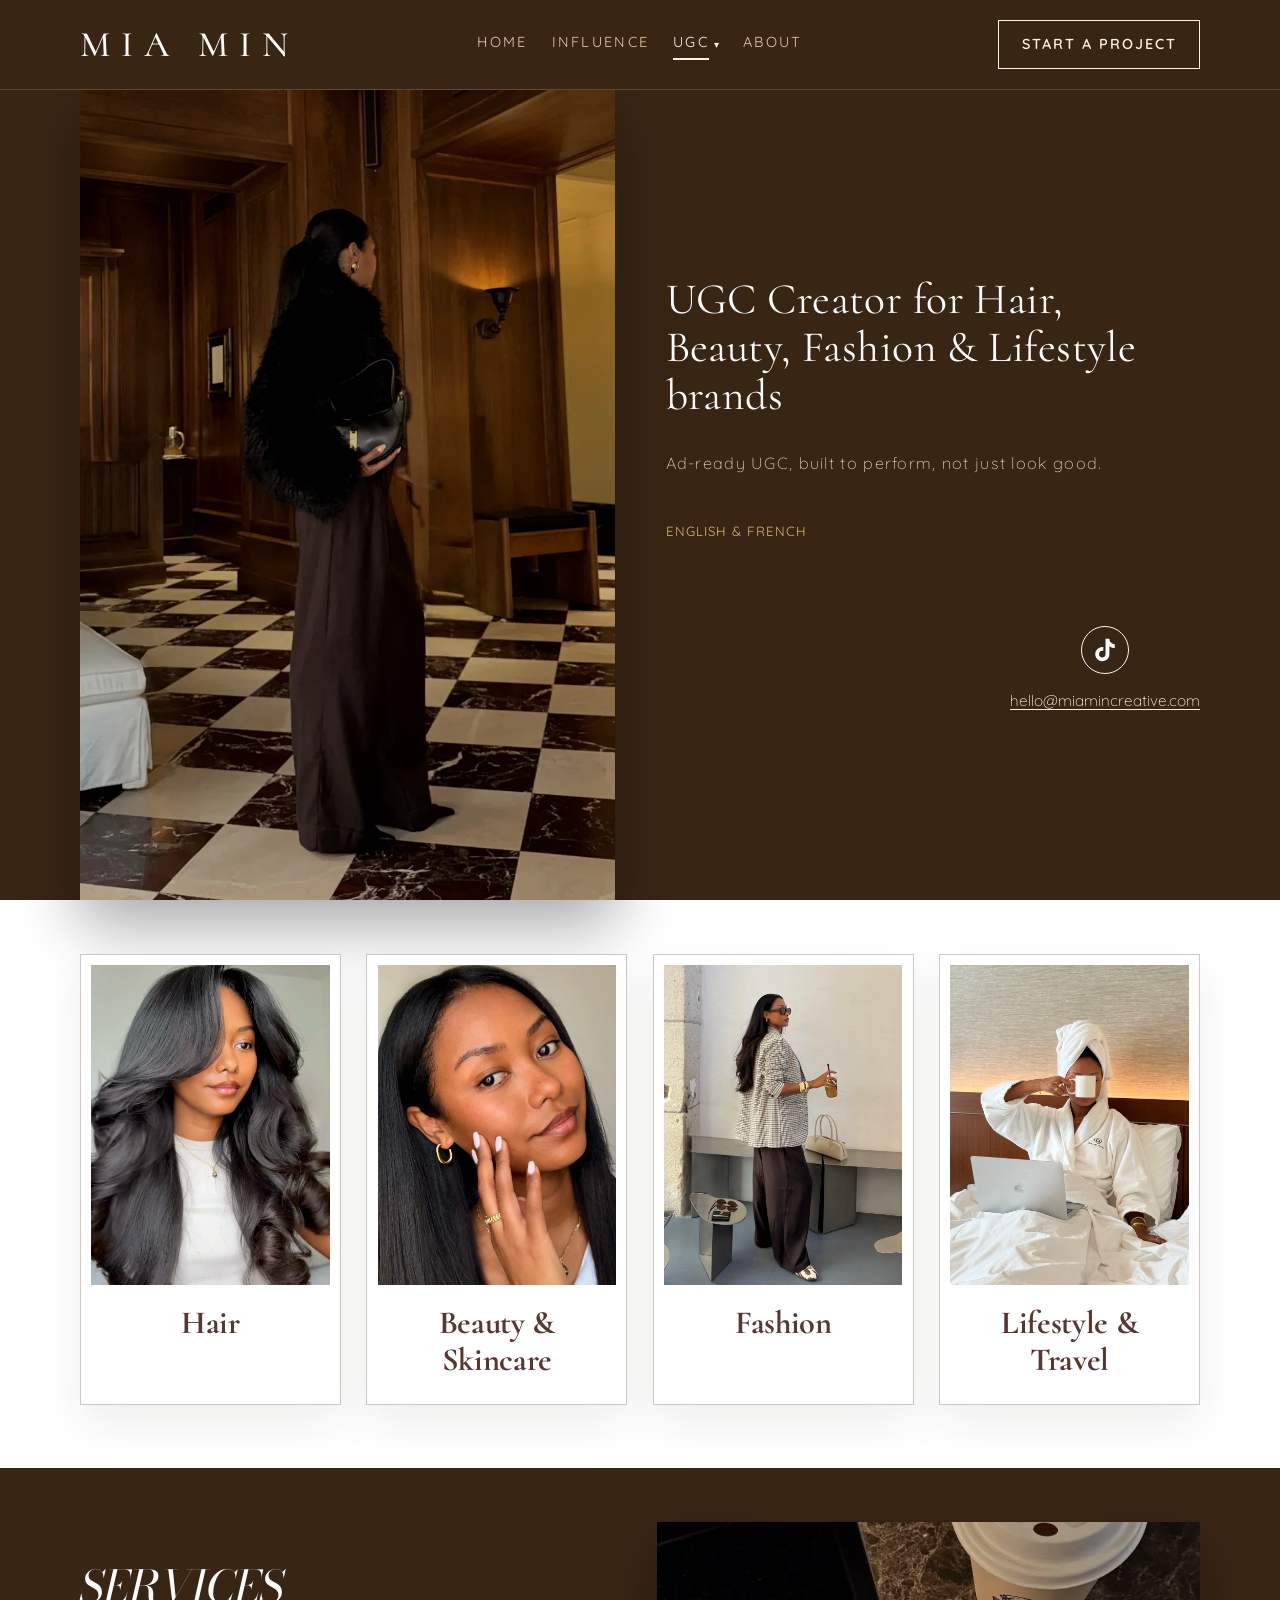
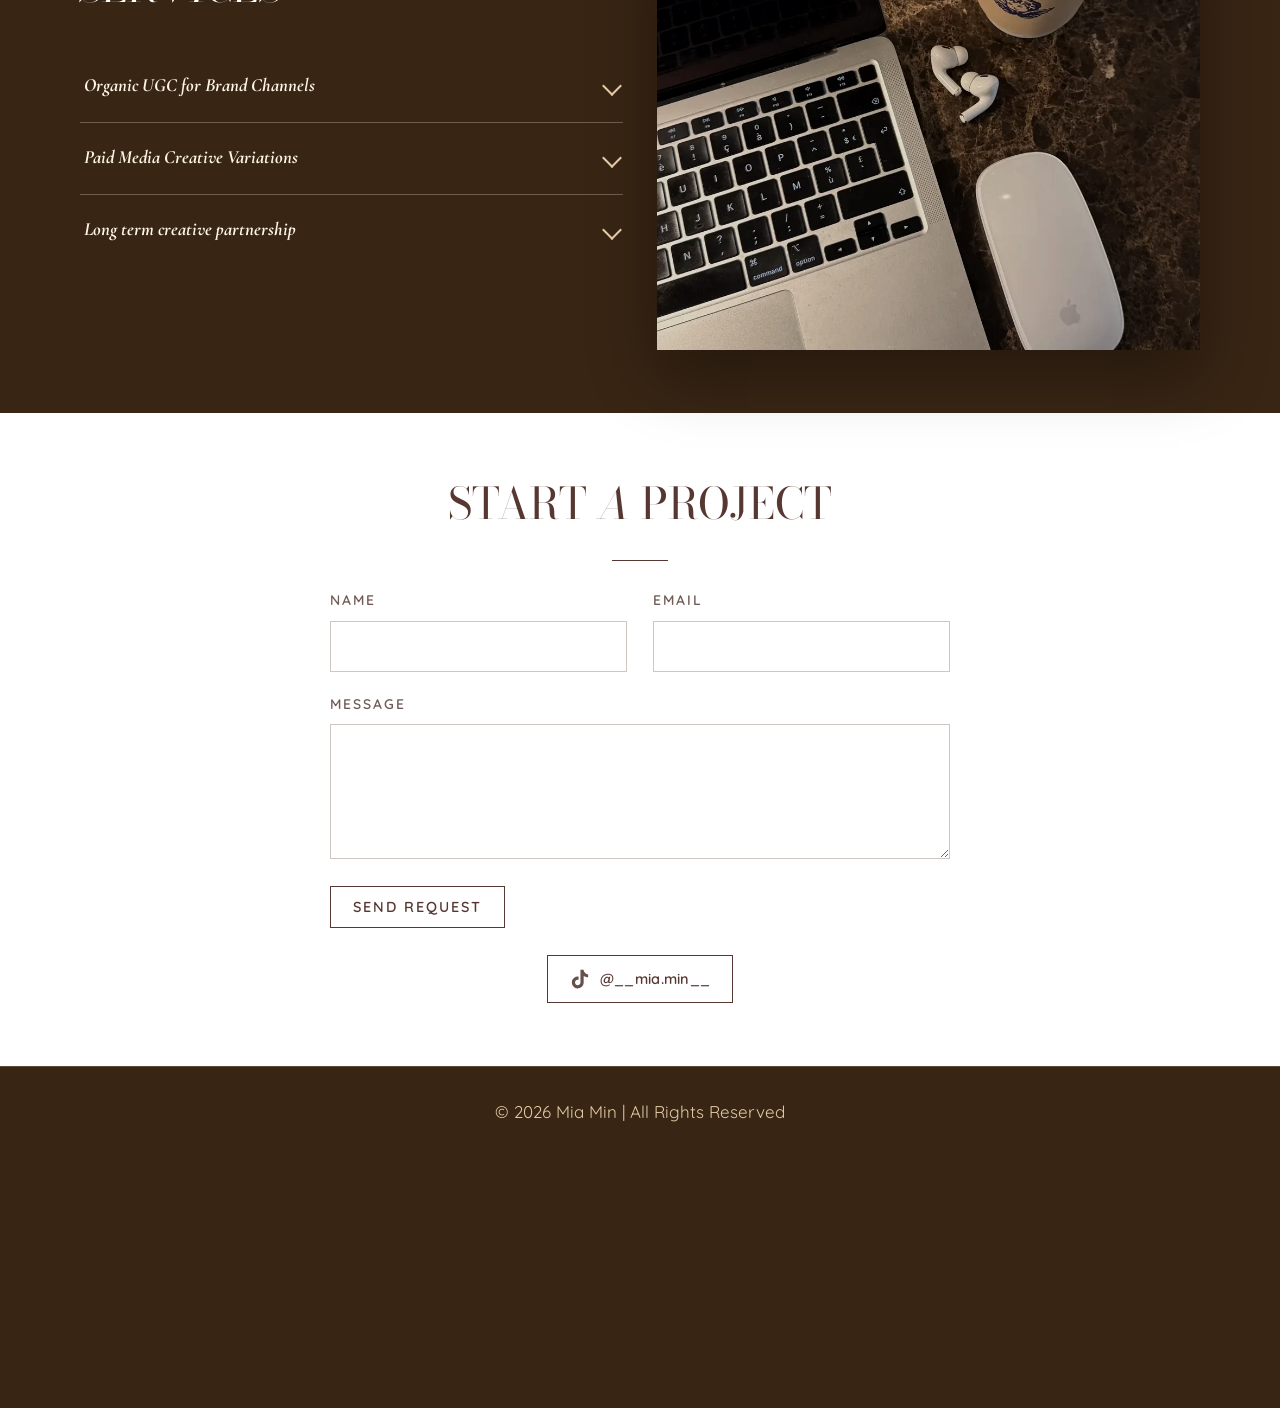
<file: ugc.html>
<!DOCTYPE html>
<html lang="en">
<head>
  <meta charset="UTF-8" />
  <meta name="viewport" content="width=device-width, initial-scale=1.0" />
  <!-- Google tag (gtag.js) -->
  <script async src="https://www.googletagmanager.com/gtag/js?id=G-P4KPC04LGJ"></script>
  <script>
    window.dataLayer = window.dataLayer || [];
    function gtag(){dataLayer.push(arguments);}
    gtag('js', new Date());

    gtag('config', 'G-P4KPC04LGJ');
  </script>
  <title>Mia Min | UGC Creator</title>
  <meta name="description" content="Ad-ready vertical video content for beauty, hair, fashion &amp; lifestyle brands, by Amsterdam-based bilingual creator Mia Min. Built for paid ads and organic social." />
  <link rel="canonical" href="https://miamincreative.com/ugc.html" />
  <meta property="og:type" content="website" />
  <meta property="og:site_name" content="Mia Min" />
  <meta property="og:locale" content="en_US" />
  <meta property="og:locale:alternate" content="fr_FR" />
  <meta property="og:url" content="https://miamincreative.com/ugc.html" />
  <meta property="og:title" content="Mia Min | UGC Creator" />
  <meta property="og:description" content="Ad-ready vertical video content for beauty, hair, fashion &amp; lifestyle brands, by Amsterdam-based bilingual creator Mia Min. Built for paid ads and organic social." />
  <meta property="og:image" content="https://miamincreative.com/media/og-image.jpg" />
  <meta property="og:image:width" content="1200" />
  <meta property="og:image:height" content="630" />
  <meta property="og:image:alt" content="Mia Min, beauty, fashion and lifestyle content creator in Amsterdam" />
  <meta name="twitter:card" content="summary_large_image" />
  <meta name="twitter:title" content="Mia Min | UGC Creator" />
  <meta name="twitter:description" content="Ad-ready vertical video content for beauty, hair, fashion &amp; lifestyle brands, by Amsterdam-based bilingual creator Mia Min. Built for paid ads and organic social." />
  <meta name="twitter:image" content="https://miamincreative.com/media/og-image.jpg" />
  <script type="application/ld+json">
  {
    "@context": "https://schema.org",
    "@graph": [
      {
        "@type": "WebPage",
        "url": "https://miamincreative.com/ugc.html",
        "name": "Mia Min | UGC Creator",
        "description": "Ad-ready vertical video content for beauty, hair, fashion & lifestyle brands, by Amsterdam-based bilingual creator Mia Min. Built for paid ads and organic social.",
        "isPartOf": {
          "@id": "https://miamincreative.com/#website"
        },
        "about": {
          "@id": "https://miamincreative.com/#mia-min"
        }
      },
      {
        "@type": "BreadcrumbList",
        "itemListElement": [
          {
            "@type": "ListItem",
            "position": 1,
            "name": "Home",
            "item": "https://miamincreative.com/"
          },
          {
            "@type": "ListItem",
            "position": 2,
            "name": "Brand Content",
            "item": "https://miamincreative.com/ugc.html"
          }
        ]
      }
    ]
  }
  </script>
  <link rel="icon" type="image/jpeg" href="media/Capture d’écran 2025-02-03 201057.png" />

  <link rel="preconnect" href="https://fonts.googleapis.com" />
  <link rel="preconnect" href="https://fonts.gstatic.com" crossorigin />
  <link rel="preload" href="https://fonts.googleapis.com/css2?family=Parisienne&family=Playfair+Display+SC:wght@400;700;900&family=Cormorant:ital,wght@0,400;0,500;0,600;0,700;1,500;1,700&family=Nanum+Myeongjo:wght@400;700;800&family=Great+Vibes&family=Quicksand:wght@400;500;600;700&family=Bodoni+Moda+SC:ital,wght@0,400;0,500;0,600;0,700&display=swap" as="style" onload="this.onload=null;this.rel='stylesheet'" />
  <noscript><link href="https://fonts.googleapis.com/css2?family=Parisienne&family=Playfair+Display+SC:wght@400;700;900&family=Cormorant:ital,wght@0,400;0,500;0,600;0,700;1,500;1,700&family=Nanum+Myeongjo:wght@400;700;800&family=Great+Vibes&family=Quicksand:wght@400;500;600;700&family=Bodoni+Moda+SC:ital,wght@0,400;0,500;0,600;0,700&display=swap" rel="stylesheet" /></noscript>

  <link rel="preload" as="image" href="media/home_hero.webp" />
  <link rel="stylesheet" href="css/styles.css" />
  <link rel="stylesheet" href="css/index-theme.css" />
  <script src="site.js" defer></script>
</head>
<body data-page="ugc" data-header="split" data-theme="espresso">
  <div data-component="header"></div>

  <main>
    <section class="hero section-cream">
      <div class="hero-grid">
        <div class="hero-portrait">
          <img src="media/ugc_hero.webp" alt="Mia in a faux-fur jacket and long skirt in a wood-panelled hotel room with a checkered floor" width="1000" height="1333" fetchpriority="high" />
        </div>
        <div class="hero-content">
          <h1>UGC Creator for Hair, Beauty, Fashion &amp; Lifestyle brands</h1>
          <p class="hero-subline">Ad-ready UGC, built to perform, not just look good.</p>
          <div class="hero-meta">
            <span>English &amp; French</span>
          </div>
          <div class="hero-contact">
            <a class="hero-tiktok" href="https://www.tiktok.com/@_mia.min_" target="_blank" rel="noopener">
              <img src="media/logo-tiktok.svg" alt="TikTok" />
            </a>
            <a class="hero-mail-link" href="mailto:hello@miamincreative.com">hello@miamincreative.com</a>
          </div>
        </div>
      </div>
    </section>

    <section class="section section-beige" id="featured-work" aria-label="Featured work">
      <div class="section-inner">
        <div class="pillar-grid niche-grid">
          <a class="feature-card pillar-card" href="hair.html">
            <div class="pillar-card__media">
              <img src="media/hair_hero_.webp" alt="Mia with long, voluminous wavy hair" loading="lazy" />
            </div>
            <div class="pillar-card__body">
              <h3>Hair</h3>
            </div>
          </a>
          <a class="feature-card pillar-card" href="beauty.html">
            <div class="pillar-card__media">
              <img src="media/beauty_hero.webp" alt="Mia beauty and skincare portrait" loading="lazy" />
            </div>
            <div class="pillar-card__body">
              <h3>Beauty &amp; Skincare</h3>
            </div>
          </a>
          <a class="feature-card pillar-card" href="fashion.html">
            <div class="pillar-card__media">
              <img src="media/fashion_hero.webp" alt="Mia in a Paris street outfit" loading="lazy" />
            </div>
            <div class="pillar-card__body">
              <h3>Fashion</h3>
            </div>
          </a>
          <a class="feature-card pillar-card" href="lifestyle.html">
            <div class="pillar-card__media">
              <img src="media/travel.webp" alt="Mia relaxing in a hotel bed" loading="lazy" />
            </div>
            <div class="pillar-card__body">
              <h3>Lifestyle &amp; Travel</h3>
            </div>
          </a>
        </div>
      </div>
    </section>

    <section id="services" class="section section-cream">
      <div class="section-inner split">
        <div class="split-content">
          <h2><em>Services</em></h2>
          <div class="services-list">
          <details>
            <summary>Organic UGC for Brand Channels</summary>
            <div class="service-body">
              <p>Native-style vertical content designed for brand-owned social platforms.</p>
              <p><strong>Includes:</strong></p>
              <ul>
                <li>Tutorials and routines</li>
                <li>Soft review formats</li>
                <li>Trend participation</li>
                <li>Lifestyle integrations</li>
              </ul>
            </div>
          </details>

          <details>
            <summary>Paid Media Creative Variations</summary>
            <div class="service-body">
              <p>Creative iterations developed to support campaign testing and performance optimization.</p>
              <p><strong>Includes:</strong></p>
              <ul>
                <li>Alternate hooks</li>
                <li>Messaging variations</li>
                <li>CTA adjustments</li>
                <li>Raw footage for your own edits</li>
              </ul>
            </div>
          </details>

          <details>
            <summary>Long term creative partnership</summary>
            <div class="service-body">
              <p>Ongoing collaboration combining content production with proactive ideation, helping brands stay consistent, relevant, and aligned with trends.
              </p>
              <p><strong>Includes:</strong></p>
              <ul>
                <li>Monthly content batches &amp; Ideation</li>
                <li>Concept proposals</li>
                <li>Seasonal &amp; trend-driven activations</li>
                <li>Product spotlight strategy</li>
                <li>Multi-platform usage</li>
              </ul>
            </div>
          </details>
          </div>
        </div>
        <div class="split-media">
          <picture>
            <source media="(max-width: 640px)" srcset="media/service_mobil.webp" />
            <img src="media/service.webp" alt="Mia Min portrait" />
          </picture>
        </div>
      </div>
    </section>

    <section id="contact" class="section section-beige text-white">
      <div class="section-inner">
        <div class="section-head">
          <h2>Start <em>a</em> Project</h2>
        </div>
        <form class="contact-form" id="contact-form">
          <div class="contact-form__row">
            <label class="contact-form__field">
              <span>Name</span>
              <input type="text" name="name" autocomplete="name" required />
            </label>
            <label class="contact-form__field">
              <span>Email</span>
              <input type="email" name="email" autocomplete="email" required />
            </label>
          </div>
          <label class="contact-form__field">
            <span>Message</span>
            <textarea name="message" rows="5" required></textarea>
          </label>
          <button type="submit" class="button header-cta">Send Request</button>
          <p class="contact-form__status" role="status" aria-live="polite"></p>
        </form>
        <div class="contact-links">
          <a href="https://www.tiktok.com/@_mia.min_" target="_blank" rel="noopener">
            <img src="media/logo-tiktok.svg" alt="TikTok Icon" />
            <span>@__mia.min__</span>
          </a>
        </div>
      </div>
    </section>
  </main>

  <div data-component="footer"></div>
</body>
</html>
</file>
<file: css/styles.css>
/* base */
:root {
  --bg-light: #F8F5F2;
  --bg-dark: #FBF2F1;
  --bg: var(--bg-light);
  /* Text colors: change these two to update all text */
  --text-dark: #573731; 
  --text-light: #705b56;
  --logo-tint: var(--text-dark); /* single color for all brand logos */
  --logo-fill: #ffffff; /* light fills inside two-tone logos */
  --logo-tint-on-dark: #ffffff; /* same, for logos on dark sections */
  --logo-fill-on-dark: #382514;
  --text: var(--text-dark);
  --text-muted: var(--text-light);
  --accent: #c9a79c;
  --secondary: #e8d7d0;
  --header-height: 84px;
  --white: #ffffff;
  --line: rgba(74, 47, 42, 0.12);
  --shadow: 0 22px 50px rgba(43, 43, 43, 0.08);
  --radius-xl: 28px;
  --radius-lg: 20px;
  --radius-md: 14px;
  --radius-sm: 10px;
  --container: min(1120px, 90vw);
  --transition: 220ms ease;
  --font-display: "Fraunces";
  --font-body: "Neue Haas Grotesk";
  --font-brand: "Great Vibes", cursive;
}

@font-face {
  font-family: "Brand Font 2";
  src: url("brand-font-2.woff") format("woff"),
       url("Brand Font 2.ttf") format("truetype");
  font-weight: 400;
  font-style: normal;
  font-display: swap;
}

html {
  font-size: 17px;
}

* {
  box-sizing: border-box;
  margin: 0;
  padding: 0;
}

body {
  font-family: var(--font-body);
  background: var(--bg);
  color: var(--text);
  line-height: 1.7;
  padding-top: var(--header-height);
}

img,
video {
  display: block;
  width: 100%;
  height: auto;
}

a {
  color: inherit;
  text-decoration: none;
}

p {
  margin-bottom: 1rem;
  color: var(--text-muted);
}

p:last-child {
  margin-bottom: 0;
}

h1,
h2,
h3 {
  font-family: var(--font-display);
  font-style: normal;
  font-weight: 700;
  color: var(--text);
  letter-spacing: -0.01em;
}

h1 {
  font-size: clamp(2.6rem, 3.8vw, 3.6rem);
  line-height: 1.1;
  font-style: italic;
}

h2 {
  font-size: clamp(1.8rem, 2.6vw, 2.4rem);
  color: var(--text-dark);
}

h3 {
  font-size: 1.2rem;
}

section h1::first-letter,
section h2::first-letter,
section h3::first-letter {
  text-transform: uppercase;
}

/* layout */
main {
  overflow: hidden;
}

.section {
  padding: 3.2rem 0 4.5rem;
  scroll-margin-top: calc(var(--header-height) + 24px);
  color: var(--text);
}

#services.section {
  scroll-margin-top: calc(var(--header-height) - 30px);
}

.section-light {
  background: var(--bg-light);
}

.section-beige {
  background: var(--bg-dark);
  --text: var(--text-dark);
  --text-muted: var(--text-light);
}

.section-cream {
  background: var(--bg-light);
}

.text-white {
  --text: var(--text-light);
  --text-muted: var(--text-light);
}

#contact.section {
  background: var(--bg-light);
  --text: var(--text-dark);
  --text-muted: var(--text-light);
}

body[data-page="hair"] #contact.section {
  background: var(--bg-dark);
  --text: var(--text-dark);
  --text-muted: var(--text-light);
}

body[data-page="fashion"] #contact.section {
  background: var(--bg-light);
  --text: var(--text-dark);
  --text-muted: var(--text-light);
}

body[data-page="beauty"] #contact.section {
  background: var(--bg-dark);
  --text: var(--text-dark);
  --text-muted: var(--text-light);
}

body[data-page="about"] #contact.section {
  background: var(--bg-dark);
  --text: var(--text-dark);
  --text-muted: var(--text-light);
}

body[data-page="lifestyle"] #contact.section {
  background: var(--bg-dark);
  --text: var(--text-dark);
  --text-muted: var(--text-light);
}

.section-inner {
  width: var(--container);
  margin: 0 auto;
}

.section-head {
  max-width: 720px;
  margin-bottom: 2rem;
}

.section-head .tagline {
  font-size: 1.2rem;
  margin-top: 0.3rem;
  margin-bottom: 0;
}

.section-actions {
  margin-top: 2rem;
  display: flex;
  justify-content: flex-start;
}

.grid-3 {
  display: grid;
  grid-template-columns: repeat(auto-fit, minmax(240px, 1fr));
  gap: 1.5rem;
}

.eyebrow {
  text-transform: uppercase;
  letter-spacing: 0.2em;
  font-size: 0.72rem;
  color: var(--text-muted);
  margin-bottom: 0.6rem;
}

.hero .eyebrow {
  font-size: 0.9rem;
  letter-spacing: 0.24em;
  color: var(--text);
  font-weight: 600;
}

.hero {
  min-height: 70vh;
  display: flex;
  align-items: center;
}

.hero-grid {
  width: var(--container);
  margin: 0 auto;
  display: grid;
  grid-template-columns: minmax(0, 2fr) minmax(0, 3fr);
  column-gap: 3rem;
  row-gap: 0;
  align-items: center;
}

/* Same hero component, mirrored: text first (left), portrait second (right) */
.hero-grid--reverse {
  grid-template-columns: minmax(0, 3fr) minmax(0, 2fr);
}

.hero-portrait {
  border-radius: var(--radius-xl);
  overflow: hidden;
  box-shadow: var(--shadow);
  background: transparent;
  padding: 0;
  margin: 1.6rem 0;
}

.hero-portrait img {
  border-radius: var(--radius-xl);
  width: 100%;
  height: auto;
  display: block;
}


.hero-content {
  display: flex;
  flex-direction: column;
  gap: 0.9rem;
}

.hero-marquee {
  grid-column: 1 / -1;
  margin-top: 0.4rem;
  min-width: 0;
}

body:not([data-page="home"]):not([data-page="ugc"]):not([data-page="influence"]) .hero {
  padding-bottom: 2.5rem;
}

.logo-marquee {
  width: 100%;
  --logo-gap: clamp(1.6rem, 4vw, 3.2rem);
  --logo-width: 75px;
  --logo-height: auto;
  --logo-duration: 20s;
}

.logo-marquee--empty {
  display: none;
}

.logo-marquee__viewport {
  overflow: hidden;
  width: 100%;
}

.logo-marquee__track {
  display: flex;
  align-items: center;
  width: max-content;
  animation: logo-scroll var(--logo-duration, 28s) linear infinite;
  will-change: transform;
}

.logo-marquee__group {
  display: flex;
  align-items: center;
  gap: var(--logo-gap);
  padding-right: var(--logo-gap);
}

.logo-marquee__logo {
  height: var(--logo-height);
  width: var(--logo-width);
  object-fit: contain;
  flex: 0 0 auto;
}

.logo-marquee__logo--tinted {
  filter: url(#logo-tint);
}

.logo-marquee__logo--duo {
  filter: url(#logo-tint-duo);
}

.logo-tint-defs {
  position: absolute;
  width: 0;
  height: 0;
  overflow: hidden;
}

.logo-tint-ink {
  flood-color: var(--logo-tint);
}

.logo-tint-fill {
  flood-color: var(--logo-fill);
}

.logo-tint-ink-on-dark {
  flood-color: var(--logo-tint-on-dark);
}

.logo-tint-fill-on-dark {
  flood-color: var(--logo-fill-on-dark);
}

@keyframes logo-scroll {
  from {
    transform: translate3d(0, 0, 0);
  }
  to {
    transform: translate3d(-50%, 0, 0);
  }
}

.hero-meta {
  display: flex;
  flex-wrap: wrap;
  gap: 0.6rem;
  margin-top: 0.6rem;
}

.hero-meta span {
  padding: 0.4rem 0.8rem;
  border-radius: 999px;
  background: var(--secondary);
  font-size: 1rem;
  font-style: italic;
}

.hero-actions {
  margin-top: 1.2rem;
  display: flex;
  flex-wrap: wrap;
  gap: 0.8rem;
}

@media (min-width: 901px) {
  body[data-page="home"] .hero-grid,
  body[data-page="ugc"] .hero-grid,
  body[data-page="influence"] .hero-grid,
  body[data-page="about"] .hero-grid {
    grid-template-columns: minmax(0, 3fr) minmax(0, 3fr);
  }
}

body[data-page="beauty"] .logo-marquee {
  --logo-duration: 40s;
}

.split {
  display: grid;
  grid-template-columns: repeat(auto-fit, minmax(260px, 1fr));
  gap: 2rem;
  align-items: start;
}

.split-content {
  display: flex;
  flex-direction: column;
  gap: 1.6rem;
}

.split-media {
  border-radius: var(--radius-xl);
  overflow: hidden;
  background: var(--secondary);
  box-shadow: var(--shadow);
}

.split-media img {
  width: 100%;
  height: 100%;
  object-fit: cover;
}

/* components */
.button,
.button-outline {
  display: inline-flex;
  align-items: center;
  justify-content: center;
  padding: 0.8rem 1.5rem;
  border-radius: 16px;
  font-weight: 600;
  letter-spacing: 0.02em;
  transition: transform var(--transition), box-shadow var(--transition), background var(--transition);
}

.button {
  background: var(--accent);
  color: var(--text);
  box-shadow: 0 18px 30px rgba(201, 167, 156, 0.3);
}

.button:hover {
  transform: translateY(-2px);
}

.button-outline {
  border: 1px solid var(--accent);
  color: var(--text);
  background: transparent;
}

.tagline {
  font-size: 1.05rem;
  font-weight: 500;
}

.text-link {
  color: var(--text);
  text-decoration: underline;
  text-underline-offset: 4px;
  font-weight: 600;
  transition: opacity var(--transition);
}

.text-link:hover {
  opacity: 0.75;
}

.brand-card,
.feature-card,
.callout,
.hero-card {
  background: var(--white);
  border-radius: var(--radius-lg);
  border: 1px solid var(--secondary);
  box-shadow: var(--shadow);
  --text: var(--text-dark);
  --text-muted: var(--text-light);
  color: var(--text);
}

.brand-card {
  padding: 1.5rem;
}

#brands .brand-card {
  background: transparent;
  border: none;
  box-shadow: none;
  padding: 0;
}

#brands .brand-grid {
  display: flex;
  flex-wrap: wrap;
  justify-content: center;
  gap: clamp(0.7rem, 1.6vw, 1.4rem);
  align-items: center;
}

#brands .brand-item {
  flex: 0 0 clamp(100px, 15vw, 170px);
}

.brand-grid {
  display: grid;
  grid-template-columns: repeat(6, minmax(0, 1fr));
  gap: clamp(0.7rem, 1.6vw, 1.4rem);
  align-items: center;
  list-style: none;
  margin: 0;
  padding: 0;
}

.brand-item {
  display: flex;
  align-items: center;
  justify-content: center;
  min-height: clamp(56px, 6.5vw, 84px);
  padding: 0.35rem 0.6rem;
}

.brand-logo {
  width: auto;
  height: auto;
  max-width: 100%;
  max-height: 100%;
  object-fit: contain;
}

.feature-card {
  padding: 1.8rem;
  display: flex;
  flex-direction: column;
  gap: 0.8rem;
}

.category-thumb {
  width: 100%;
  height: auto;
  aspect-ratio: 1 / 1;
  object-fit: cover;
  border-radius: var(--radius-md);
}

.hero-card {
  padding: 1.8rem;
}

.feature-card a {
  font-weight: 600;
  color: var(--text);
}

.callout {
  padding: 1.6rem;
}

.case-grid {
  display: grid;
  grid-template-columns: repeat(auto-fit, minmax(260px, 1fr));
  gap: 1.5rem;
  align-items: start;
}

.case-grid p {
  font-size: 1rem;
  margin-bottom: 0.4rem;
}

.case-highlight {
  background: var(--secondary);
  border-radius: var(--radius-lg);
  padding: 1.4rem;
  --text: var(--text-dark);
  --text-muted: var(--text-light);
  color: var(--text);
}

.case-highlight-title {
  font-weight: 600;
  margin-bottom: 0.4rem;
}

.services-list {
  display: grid;
  gap: 1.6rem;
}

.services-list details {
  background: var(--white);
  border-radius: var(--radius-lg);
  border: 1px solid var(--secondary);
  padding: 1rem 1.2rem;
  --text: var(--text-dark);
  --text-muted: var(--text-light);
}

.services-list summary {
  list-style: none;
  cursor: pointer;
  font-weight: 600;
  color: var(--text);
  display: flex;
  align-items: center;
  justify-content: space-between;
  gap: 1.6rem;
}

.services-list summary::-webkit-details-marker {
  display: none;
}

.services-list summary::after {
  content: "";
  width: 12px;
  height: 12px;
  border-right: 2px solid var(--text-muted);
  border-bottom: 2px solid var(--text-muted);
  transform: rotate(45deg);
  transition: transform var(--transition);
}

.services-list details[open] summary::after {
  transform: rotate(-135deg);
}

.services-list .service-body {
  padding-top: 0.9rem;
}

.services-list ul {
  padding-left: 1.2rem;
  color: var(--text-muted);
}

.services-list li {
  margin-bottom: 0.4rem;
}

.contact-links {
  display: flex;
  flex-wrap: wrap;
  gap: 4rem;
  align-items: center;
  justify-content: center;
  --contact-text: var(--text-dark);
}

.hero-contact {
  display: inline-flex;
  flex-direction: column;
  align-items: center;
  align-self: flex-end;
  gap: 0.8rem;
  margin-top: 4rem;
}

.hero-tiktok {
  display: inline-flex;
  align-items: center;
  justify-content: center;
  width: 48px;
  height: 48px;
  border-radius: 50%;
  border: 1.5px solid var(--text);
  background: transparent;
  transition: background 0.25s, border-color 0.25s;
}

.hero-tiktok img {
  width: 24px;
  height: 24px;
  object-fit: contain;
  transition: filter 0.25s;
}

.hero-tiktok:hover {
  background: #c4856a;;
  border-color: #f0e9e7;
}

.hero-tiktok:hover img {
  filter: invert(79%) sepia(30%) saturate(400%) hue-rotate(300deg) brightness(115%) contrast(100%);
}

.hero-mail-link {
  font-size: 0.9rem;
  color: var(--text);
  text-decoration: underline;
  text-underline-offset: 3px;
}

.hero-mail-link:hover {
  color: #6b3f2a;
}

.contact-links a {
  display: inline-flex;
  align-items: center;
  gap: 0.6rem;
  padding: 0.65rem 1.3rem;
  border-radius: 16px;
  border: 1px solid var(--accent);
  background: var(--bg-light);
  font-size: 0.85rem;
  font-weight: 600;
  color: var(--text);
  letter-spacing: 0.02em;
  transition: background var(--transition), color var(--transition);
}

.contact-links a:hover {
  background: #e4cfc6;
  color: var(--text-dark);
}

.contact-links img {
  width: 20px;
  height: 20px;
  object-fit: contain;
  border-radius: 0;
}

/* navigation */
.site-header {
  position: fixed;
  top: 0;
  left: 0;
  right: 0;
  z-index: 50;
  background: var(--bg-light);
  border-bottom: 1px solid var(--line);
  transition: box-shadow var(--transition);
  color: var(--text);
}

.site-header.is-scrolled {
  box-shadow: 0 12px 30px rgba(43, 43, 43, 0.12);
}

.nav-shell {
  width: var(--container);
  margin: 0 auto;
  display: grid;
  grid-template-columns: minmax(0, 1fr) auto minmax(0, 1fr);
  align-items: center;
  padding: 1.2rem 0;
  gap: 1.5rem;
  position: relative;
  min-height: var(--header-height);
}

.nav-left {
  display: inline-flex;
  align-items: center;
  gap: 1.6rem;
  justify-self: start;
}

.brand {
  font-family: var(--font-brand), var(--font-display);
  font-size: 1.4rem;
  letter-spacing: 0.18em;
  text-transform: none;
  transition: opacity var(--transition), visibility var(--transition);
}

.site-header:not(.is-scrolled) .brand {
  opacity: 0;
  visibility: hidden;
  pointer-events: none;
}

.nav-links {
  display: flex;
  align-items: center;
  gap: 1.4rem;
  justify-self: center;
}

.nav-links a {
  font-size: 0.85rem;
  text-transform: uppercase;
  letter-spacing: 0.1em;
  color: var(--text-muted);
  padding-bottom: 0.2rem;
  border-bottom: 2px solid transparent;
  transition: color var(--transition), border-color var(--transition);
}

.nav-links a:hover,
.nav-links a.active {
  color: var(--text);
  border-color: var(--accent);
}

.nav-right {
  display: inline-flex;
  align-items: center;
  gap: 0.8rem;
  justify-self: end;
}

.header-cta:hover {
  background: #f3b6c6;
}

.header-cta {
  font-size: 0.85rem;
  padding: 0.65rem 1.3rem;
  background: var(--bg-light);
  color: var(--text);
  border: 1px solid var(--accent);
  box-shadow: none;
}

.header-cta:hover {
  background: #e4cfc6;
  color: var(--text-dark);
}

.nav-toggle {
  display: none;
  background: transparent;
  border: 1px solid var(--secondary);
  border-radius: 999px;
  padding: 0.5rem 1rem;
  font-size: 0.8rem;
  letter-spacing: 0.08em;
  text-transform: uppercase;
  color: var(--text);
}

/* UGC nav item: hovering (or clicking/tapping) reveals a dropdown of
   niches (Hair/Beauty/Fashion/Lifestyle) — present on every page */
.nav-dropdown {
  position: relative;
  display: inline-flex;
  align-items: center;
  gap: 0.3rem;
}

.nav-dropdown__toggle {
  background: transparent;
  border: none;
  padding: 0;
  font-size: 0.6rem;
  line-height: 1;
  color: var(--text-muted);
  cursor: pointer;
  transition: transform 0.38s cubic-bezier(0.22, 1, 0.36, 1), color var(--transition);
}

.nav-dropdown:hover .nav-dropdown__toggle,
.nav-dropdown.is-open .nav-dropdown__toggle {
  color: var(--text);
}

.nav-dropdown.is-open .nav-dropdown__toggle {
  transform: rotate(180deg);
}

.nav-dropdown__menu {
  position: absolute;
  top: calc(100% + 0.8rem);
  left: 50%;
  display: flex;
  flex-direction: column;
  min-width: 160px;
  background: var(--bg-light);
  border: 1px solid var(--line);
  border-radius: var(--radius-sm);
  box-shadow: var(--shadow);
  padding: 0.6rem 0;
  z-index: 60;
  opacity: 0;
  visibility: hidden;
  pointer-events: none;
  transform: translateX(-50%) translateY(8px);
  transition: opacity 0.38s cubic-bezier(0.22, 1, 0.36, 1),
    transform 0.38s cubic-bezier(0.22, 1, 0.36, 1),
    visibility 0.38s cubic-bezier(0.22, 1, 0.36, 1);
}

.nav-dropdown.is-open .nav-dropdown__menu {
  opacity: 1;
  visibility: visible;
  pointer-events: auto;
  transform: translateX(-50%) translateY(0);
}

.nav-dropdown__menu a {
  padding: 0.55rem 1.3rem;
  font-size: 0.78rem;
  text-transform: uppercase;
  letter-spacing: 0.09em;
  color: var(--text-muted);
  white-space: nowrap;
  transition: color var(--transition);
}

.nav-dropdown__menu a:hover,
.nav-dropdown__menu a.active {
  color: var(--text);
}

.site-footer {
  border-top: 1px solid var(--line);
  padding: 1.8rem 0;
  background: var(--bg-light);
}

.site-footer p {
  width: var(--container);
  margin: 0 auto;
  text-align: center;
  color: var(--text-muted);
}

/* projects */
.project-grid {
  display: grid;
  grid-template-columns: repeat(4, minmax(0, 1fr));
  gap: 1.4rem;
}

.project-grid.featured-grid {
  grid-template-columns: repeat(4, minmax(0, 1fr));
  gap: 0.7rem;
}

.project-grid.spaced {
  margin-top: 2rem;
}

.project-card {
  background: var(--white);
  border-radius: var(--radius-lg);
  border: 1px solid var(--secondary);
  padding: 1rem;
  display: flex;
  flex-direction: column;
  gap: 0.8rem;
  box-shadow: var(--shadow);
  --text: var(--text-dark);
  --text-muted: var(--text-light);
  color: var(--text);
  text-align: center;
  align-items: center;
}

.project-card h3 {
  font-size: 1.05rem;
  font-weight: 500;
}

.project-card p {
  margin-bottom: 0;
  color: var(--text-muted);
  width: 100%;
}

.project-card.featured {
  padding: 0.9rem;
}

.project-card h3 {
  width: 100%;
}

body[data-page="about"] .text-link {
  color: var(--text);
}

.project-card.featured h3 {
  font-size: 1.2rem;
}

.video-card {
  border-radius: var(--radius-md);
  overflow: hidden;
  background: var(--secondary);
  aspect-ratio: 9 / 16;
}

.video-card video {
  width: 100%;
  height: 100%;
  object-fit: contain;
  cursor: pointer; /* no player UI: a click plays/pauses with sound (see initPortfolioVideos in site.js) */
}

.video-card video:focus-visible {
  outline: 2px solid var(--accent);
  outline-offset: 3px;
}

.video-card img {
  width: 100%;
  height: 100%;
  object-fit: cover;
  transition: transform 0.5s ease;
}

.project-card.featured {
  align-items: stretch;
  text-decoration: none;
  transition: transform var(--transition), box-shadow var(--transition);
}

.project-card.featured:hover {
  transform: translateY(-6px);
  box-shadow: 0 30px 60px rgba(43, 43, 43, 0.16);
}

.project-card.featured:hover .video-card img {
  transform: scale(1.05);
}

.project-card.featured .video-card {
  aspect-ratio: auto;
  height: auto;
  /* 2x the base box radius (--radius-md) for a noticeably softer cover */
  border-radius: calc(var(--radius-md) * 2);
}

.project-card.featured .text-link {
  text-align: center;
  margin-top: 0.6rem;
}

.project-metrics {
  border-radius: 0;
  border: none;
}

/* Same proportions as the influence.html hero grid (50/50 above 900px,
   same column gaps per breakpoint) so the About portrait matches the
   influence hero portrait size */
.about-container {
  width: var(--container);
  margin: 0 auto;
  display: grid;
  grid-template-columns: repeat(2, minmax(0, 1fr));
  column-gap: 3rem;
  row-gap: 1.8rem;
  align-items: center;
}

.about-text {
  display: flex;
  flex-direction: column;
  gap: 0.7rem;
  font-size: 1.05rem;
}

.about-image {
  border-radius: var(--radius-xl);
  overflow: hidden;
  background: var(--secondary);
  box-shadow: var(--shadow);
  margin: 1.6rem 0;
}

.about-image img {
  width: 100%;
  height: auto;
}

/* responsive */
@media (max-width: 1024px) {
  .project-grid {
    grid-template-columns: repeat(2, minmax(0, 1fr));
  }

  .project-grid.featured-grid {
    grid-template-columns: repeat(2, minmax(0, 1fr));
  }

  .brand-grid {
    grid-template-columns: repeat(4, minmax(0, 1fr));
  }
}

@media (max-width: 900px) {
  :root {
    --header-height: 76px;
  }

  html {
    font-size: 16px;
  }

  .hero {
    min-height: auto;
    padding: 3rem 0;
  }

  .hero-grid {
    grid-template-columns: 1fr;
    gap: 1.8rem;
  }

  .hero-portrait,
  .about-image {
    max-height: 380px;
    overflow: hidden;
  }

  .hero-portrait img {
    width: 100%;
    height: auto;
    display: block;
  }

  .hero-contact {
    margin-top: 2rem;
  }

  .section {
    padding: 2.8rem 0 4rem;
  }

  .nav-toggle {
    display: inline-flex;
  }

  .nav-links {
    position: absolute;
    top: calc(100% + 0.4rem);
    left: auto;
    right: 5vw;
    background: var(--bg-light);
    border: 1px solid var(--line);
    border-radius: var(--radius-sm);
    box-shadow: var(--shadow);
    padding: 0.7rem 1.1rem 0.9rem;
    flex-direction: column;
    align-items: center;
    display: none;
    min-width: 130px;
  }

  .site-header.nav-open .nav-links {
    display: flex;
  }

  .nav-shell {
    grid-template-columns: 1fr auto;
  }

  .nav-right {
    gap: 0.5rem;
  }

  .header-cta {
    padding: 0.55rem 1.1rem;
  }

  .about-container {
    grid-template-columns: 1fr;
  }

  .brand-grid {
    grid-template-columns: repeat(3, minmax(0, 1fr));
  }

  .split-media {
    max-height: 400px;
  }
}

@media (max-width: 640px) {
  html {
    font-size: 15px;
  }

  .hero {
    padding-top: 1.2rem;
  }

  .project-grid {
    grid-template-columns: repeat(2, minmax(0, 1fr));
  }

  .project-grid.featured-grid {
    grid-template-columns: repeat(2, minmax(0, 1fr));
    gap: 0.5rem;
  }

  .section {
    padding: 2.2rem 0 3rem;
  }

  .section-head {
    margin-bottom: 1.4rem;
  }

  .brand-grid {
    grid-template-columns: repeat(3, minmax(0, 1fr));
  }

  .brand-item {
    min-height: 60px;
    padding: 0.3rem 0.4rem;
  }

  .contact-links {
    gap: 1.5rem;
    flex-direction: column;
    align-items: center;
  }

  .hero-meta {
    flex-direction: column;
    gap: 0.4rem;
  }

  .hero-meta span {
    font-size: 0.9rem;
  }

  .hero-contact {
    margin-top: 1.5rem;
  }

  .split-media {
    max-height: 280px;
  }

  .case-grid p {
    font-size: 1rem;
  }

  .section-head .tagline {
    font-size: 1.05rem;
  }

  .project-card {
    padding: 0.8rem;
    gap: 0.6rem;
  }
}

/* small phones */
@media (max-width: 480px) {
  html {
    font-size: 14px;
  }

  /* hide CTA button — too cramped in header */
  .header-cta {
    display: none;
  }

  .hero-portrait,
  .about-image {
    max-height: 420px;
  }

  .hero-content {
    gap: 0.7rem;
  }

  .hero-contact {
    margin-top: 1.2rem;
  }

  /* two columns for featured videos on small phones */
  .project-grid.featured-grid {
    grid-template-columns: repeat(2, minmax(0, 1fr));
    gap: 0.5rem;
  }

  .brand-grid {
    grid-template-columns: repeat(3, minmax(0, 1fr));
  }

  .brand-item {
    min-height: 52px;
  }

  .section {
    padding: 1.8rem 0 2.6rem;
  }

  .section-head {
    margin-bottom: 1.2rem;
  }
}

/* very small phones (iPhone SE, small Androids) */
@media (max-width: 380px) {
  html {
    font-size: 13px;
  }

  .hero-portrait,
  .about-image {
    max-height: 380px;
  }

  .section {
    padding: 1.6rem 0 2.2rem;
  }

  .brand-grid {
    grid-template-columns: repeat(2, minmax(0, 1fr));
  }

  .brand-item {
    min-height: 50px;
  }

  .project-card {
    padding: 0.6rem;
  }
}

/* large screens */
@media (min-width: 1440px) {
  :root {
    --container: min(1340px, 88vw);
    --header-height: 90px;
  }

  html {
    font-size: 18px;
  }

  .hero {
    min-height: 75vh;
  }

  .hero-grid,
  .about-container {
    column-gap: 5rem;
  }

  .section {
    padding: 4rem 0 6rem;
  }

  .project-grid {
    gap: 1.8rem;
  }

  .brand-grid {
    grid-template-columns: repeat(6, minmax(0, 1fr));
  }

  .brand-item {
    min-height: 110px;
    padding: 0.5rem 1rem;
  }

  .logo-marquee {
    --logo-width: 90px;
  }

}

@media (min-width: 1920px) {
  :root {
    --container: min(1680px, 86vw);
  }

  html {
    font-size: 19px;
  }

  .hero {
    min-height: 80vh;
  }

  .hero-grid,
  .about-container {
    column-gap: 7rem;
  }

  .section {
    padding: 5rem 0 7rem;
  }

  .project-grid {
    gap: 2rem;
  }

  .brand-grid {
    grid-template-columns: repeat(8, minmax(0, 1fr));
  }

  .brand-item {
    min-height: 130px;
    padding: 0.6rem 1.2rem;
  }

  .logo-marquee {
    --logo-width: 100px;
    --logo-duration: 30s;
  }

}

@media (prefers-reduced-motion: reduce) {
  * {
    transition: none !important;
  }

  .logo-marquee__track {
    animation: none;
    transform: translateX(0);
  }

  .logo-marquee__viewport {
    overflow-x: auto;
  }
}

/* Scroll-triggered reveal utility — opt-in via [data-reveal], inert
   on any page/element that doesn't use it */
[data-reveal] {
  opacity: 0;
  transform: translateY(18px);
  transition: opacity 0.6s ease, transform 0.6s ease;
}

[data-reveal].is-revealed {
  opacity: 1;
  transform: translateY(0);
}

/* ---------------------------------------------------------
   Landing (index) + Media Kit (influence) page components
--------------------------------------------------------- */

.path-grid {
  display: grid;
  grid-template-columns: repeat(2, minmax(0, 1fr));
  gap: 2rem;
}

.path-card {
  position: relative;
  display: flex;
  flex-direction: column;
  border-radius: var(--radius-xl);
  overflow: hidden;
  background: var(--white);
  box-shadow: var(--shadow);
  border: 1px solid var(--secondary);
  transition: transform var(--transition), box-shadow var(--transition);
}

.path-card:hover {
  transform: translateY(-6px);
  box-shadow: 0 30px 60px rgba(43, 43, 43, 0.16);
}

.path-card__media {
  aspect-ratio: 4 / 3;
  overflow: hidden;
}

.path-card__media img {
  width: 100%;
  height: 100%;
  object-fit: cover;
  object-position: center;
  transition: transform 0.5s ease;
}

.path-grid .path-card:first-child .path-card__media img {
  object-position: center top;
}

.path-card:hover .path-card__media img {
  transform: scale(1.05);
}

.path-card__body {
  padding: 1.8rem;
  display: flex;
  flex-direction: column;
  gap: 0.9rem;
  flex: 1;
  --text: var(--text-dark);
  --text-muted: var(--text-light);
  color: var(--text);
}

.path-card__body h3 {
  font-family: var(--font-display);
  font-style: italic;
  font-size: 1.6rem;
}

.path-card__chips {
  display: flex;
  flex-wrap: wrap;
  gap: 0.5rem;
  margin-top: 0.2rem;
}

.path-card__chips span {
  padding: 0.35rem 0.7rem;
  border-radius: 999px;
  background: var(--secondary);
  font-size: 0.78rem;
  font-weight: 600;
  letter-spacing: 0.01em;
}

/* The chips row takes margin-top: auto, pushing chips + button to the
   bottom of the card, so both cards' chips and buttons line up regardless
   of text length above */
.path-card__body .path-card__chips {
  margin-top: auto;
}

.path-card__body .button {
  align-self: flex-start;
  margin-top: 0.4rem;
}

.stat-grid {
  display: flex;
  flex-wrap: wrap;
  justify-content: center;
  gap: 1.2rem;
}

.stat-tile {
  flex: 1 1 240px;
  max-width: 300px;
  background: var(--white);
  border: 1px solid var(--secondary);
  border-radius: var(--radius-lg);
  box-shadow: var(--shadow);
  padding: 1.6rem 1.2rem;
  text-align: center;
  --text: var(--text-dark);
  --text-muted: var(--text-light);
}

.stat-tile .stat-value {
  display: block;
  font-family: var(--font-display);
  font-style: italic;
  font-weight: 700;
  font-size: clamp(1.8rem, 2.6vw, 2.4rem);
  color: var(--text-dark);
}

.stat-tile .stat-label {
  display: block;
  margin-top: 0.4rem;
  font-size: 0.75rem;
  text-transform: uppercase;
  letter-spacing: 0.14em;
  color: var(--text-light);
}

.stat-footnote {
  margin-top: 1.2rem;
  font-size: 0.82rem;
  color: var(--text-muted);
  font-style: italic;
}

.testimonial-grid {
  display: grid;
  grid-template-columns: repeat(2, minmax(0, 1fr));
  gap: 1.5rem;
}

.testimonial-card p {
  font-size: 1.05rem;
  font-style: italic;
  color: var(--text-dark);
  margin-bottom: 0.7rem;
}

.testimonial-card cite {
  font-style: normal;
  font-weight: 600;
  font-size: 0.85rem;
  letter-spacing: 0.04em;
  text-transform: uppercase;
  color: var(--text-light);
}

.offer-list {
  display: grid;
  gap: 1rem;
}

.offer-row {
  display: grid;
  grid-template-columns: minmax(0, 1fr) minmax(0, 1.6fr);
  gap: 1.2rem;
  align-items: baseline;
  padding: 1.1rem 1.3rem;
  background: var(--white);
  border: 1px solid var(--secondary);
  border-radius: var(--radius-lg);
  --text: var(--text-dark);
  --text-muted: var(--text-light);
}

.offer-row h4 {
  font-family: var(--font-display);
  font-style: italic;
  font-weight: 700;
  font-size: 1.1rem;
  color: var(--text-dark);
}

.offer-row p {
  margin: 0;
  color: var(--text-light);
}

.pillar-grid {
  display: grid;
  grid-template-columns: repeat(4, minmax(0, 1fr));
  gap: 1.5rem;
}

/* 4 pillars: 2x2 on tablets and below, single column on small phones */
@media (max-width: 1100px) {
  .pillar-grid {
    grid-template-columns: repeat(2, minmax(0, 1fr));
  }
}

@media (max-width: 560px) {
  .pillar-grid {
    grid-template-columns: 1fr;
  }
}

@media (max-width: 900px) {
  .path-grid {
    grid-template-columns: 1fr;
  }

  .testimonial-grid {
    grid-template-columns: 1fr;
  }

  .offer-row {
    grid-template-columns: 1fr;
    gap: 0.4rem;
  }
}

@media (max-width: 640px) {
  .stat-grid {
    gap: 0.8rem;
  }

  .stat-tile {
    padding: 1.2rem 0.8rem;
  }
}
</file>
<file: css/index-theme.css>
/* ---------------------------------------------------------
   Espresso editorial theme — index.html, influence.html,
   about.html and ugc.html. Scoped entirely under
   body[data-theme="espresso"] so hair/beauty/fashion/lifestyle
   are not affected.
--------------------------------------------------------- */

body[data-theme="espresso"] {
  --bg-light: #382514;
  --bg-dark: #FFFFFF;
  --white: #FFF5E6;
  --accent: #FFF5E6;
  --secondary: #E8D2AE;
  --gold: #D9B579;
  --heading-color: #FFFFFF;
  --line: rgba(255, 245, 230, 0.18);
  --stat-rule: rgba(87, 55, 49, 0.28); /* hairline above stats on light sections */
  --stat-gold: #9C7A3D;
  --why-rule: rgba(255, 245, 230, 0.28); /* divider lines on dark sections */
  --shadow: 0 24px 60px rgba(0, 0, 0, 0.35);
  --card-shadow-light: 0 18px 40px rgba(56, 37, 20, 0.08); /* soft card shadow on white sections */
  --text: #FFF5E6;
  --text-muted: #E3C9A6;
  --font-display: "Cormorant", serif;
  --font-body: "Quicksand", sans-serif;
  --font-brand: "Great Vibes", cursive;
  /* "MIA MIN" wordmark: one size and spacing on every page and screen
     (px, so it doesn't follow the root font-size breakpoints); only
     shrinks on narrow phones so it still fits beside the menu button */
  --brand-size: clamp(28px, 8.5vw, 36px);
  --brand-tracking: 0.3em;
  /* square corners on every card/frame/field (client, 2026-10-06);
     only true circles (play badges, round icons) stay round */
  --radius-xl: 0;
  --radius-lg: 0;
  --radius-md: 0;
  --radius-sm: 0;
  background: var(--bg-light);
}

/* generous, editorial whitespace */
body[data-theme="espresso"] .section {
  padding: 5rem 0 6.5rem;
}

/* these components redundantly re-declare --text/--text-muted,
   which breaks inheritance from body — redirect them here.
   .section-beige now sits on the white --bg-dark, so it needs dark
   text and a darker gold accent instead of the cream/light-gold pair
   used on the dark (--bg-light) sections. */
body[data-theme="espresso"] .section-beige,
body[data-theme="espresso"] .text-white {
  --text: var(--text-dark);
  --text-muted: var(--text-light);
  --gold: #9C7A3D;
  --heading-color: var(--text-dark);
  --why-rule: var(--stat-rule); /* list dividers in brown on light sections */
}

/* #contact.section always keeps the dark --bg-light background
   (see base rule, higher specificity than .section-beige) — so even
   though it also carries .section-beige/.text-white, it needs the
   cream/light-gold pair back, not the dark-on-white pair above */
body[data-theme="espresso"] #contact.section {
  background: var(--bg-light);
  --text: #FFF5E6;
  --text-muted: #E3C9A6;
  --gold: #D9B579;
  --heading-color: #FFFFFF;
}

/* Main title: display serif, secondary to Parisienne, reserved for
   the single biggest line on the page */
body[data-theme="espresso"] h1 {
  font-family: "Cormorant", serif;
  font-style: normal;
  font-weight: 700;
  letter-spacing: 0.02em;
}

/* Section titles + card headings: Cormorant, matching h1 */
body[data-theme="espresso"] h2,
body[data-theme="espresso"] h3 {
  font-family: "Cormorant", serif;
  font-style: normal;
  font-weight: 700;
  letter-spacing: -0.01em;
}

body[data-theme="espresso"] h3 {
  font-size: 1.9rem;
}

body[data-theme="espresso"] .path-card__body h3 {
  font-style: normal;
}

/* Captions under the niche-page videos: same small-title treatment as the
   "What I Offer" titles and UGC service names (display serif, bold italic),
   sized for the narrow video cards instead of the 1.9rem card-heading size */
body[data-theme="espresso"] .project-card h3 {
  font-style: italic;
  font-size: 1.2rem;
  line-height: 1.35;
  letter-spacing: 0.01em;
}

/* UGC videos on every niche page (hair/beauty/fashion/lifestyle): shown
   bare, no card frame (background, border, shadow, padding) and no brand
   captions (removed in the markup, client 2026-10-06). The UGC hub's
   "Featured Work" covers (.featured) keep their frames. */
body[data-theme="espresso"] .project-card:not(.featured) {
  background: none;
  border: 0;
  box-shadow: none;
  padding: 0;
}

body[data-theme="espresso"] .project-card:not(.featured) .video-card {
  background: none;
}

/* Kitsch case study: videos bare (no card frame), only the stats row
   gets a small cream frame underneath each video */
body[data-theme="espresso"][data-page="hair"] #case-study .project-card {
  background: none;
  border: 0;
  box-shadow: none;
  padding: 0;
}

body[data-theme="espresso"][data-page="hair"] #case-study .video-card {
  background: none;
}

/* Stats row under each Kitsch video (likes, comments, sends, reposts,
   saves): real text + inline SVG icons (was a picture), in a slim
   square-corner hairline frame, no background. */
body[data-theme="espresso"][data-page="hair"] .project-metrics-frame {
  list-style: none;
  margin: 0;
  width: 100%;
  box-sizing: border-box;
  display: flex;
  justify-content: space-between; /* spread evenly across the video's width */
  gap: 0.4rem;
  padding: 0.3rem 0.55rem; /* slim frame, hugging the row */
  background: none;
  border: 1px solid var(--stat-rule);
  border-radius: 0;
  color: var(--text-dark);
}

body[data-theme="espresso"][data-page="hair"] .project-metrics-frame li {
  display: flex;
  flex-direction: column;
  align-items: center;
  gap: 0.2rem;
  font-size: clamp(0.72rem, 0.82vw, 0.8rem);
  font-variant-numeric: lining-nums;
  line-height: 1;
  white-space: nowrap;
}

body[data-theme="espresso"][data-page="hair"] .project-metrics-frame svg {
  width: 16px;
  height: 16px;
  fill: currentColor;
}

body[data-theme="espresso"][data-page="hair"] .project-metrics-frame svg[fill="none"] {
  fill: none;
}

.visually-hidden {
  position: absolute;
  width: 1px;
  height: 1px;
  overflow: hidden;
  clip: rect(0 0 0 0);
  white-space: nowrap;
}

/* Header/footer: always dark, regardless of any legacy per-page
   override (about.html previously forced these to --bg-dark, which
   is now white under this theme) */
body[data-theme="espresso"] .site-header,
body[data-theme="espresso"] .site-footer {
  background: var(--bg-light);
  border-top-color: var(--line);
}

/* Logo / wordmark: always visible (no more hide-until-scroll). Trying
   Cormorant capitals instead of the Great Vibes script,
   2026-10-06 — previous values: "Great Vibes", letter-spacing 0, 2.6rem */
body[data-theme="espresso"] .brand {
  font-family: "Cormorant", serif;
  font-style: normal;
  font-weight: 500;
  text-transform: uppercase;
  letter-spacing: var(--brand-tracking);
  font-size: var(--brand-size);
  line-height: 1.2;
  color: #FFFFFF; /* pure white (was the inherited cream) */
}

body[data-theme="espresso"] .site-header .brand {
  opacity: 1;
  visibility: visible;
  pointer-events: auto;
}

/* Nav links: uppercase Quicksand, ~2-3px tracking */
body[data-theme="espresso"] .nav-links a,
body[data-theme="espresso"] .nav-dropdown__menu a {
  letter-spacing: 0.16em;
}

/* UGC niches dropdown (Hair/Beauty/Fashion/Lifestyle): white */
body[data-theme="espresso"] .nav-dropdown__menu a {
  color: #FFFFFF;
}

body[data-theme="espresso"] .nav-dropdown__toggle {
  color: #FFFFFF;
}

/* Buttons: outline default, filled cream primary CTA (inverse of each other) */
body[data-theme="espresso"] .button,
body[data-theme="espresso"] .button-outline {
  font-family: "Quicksand", sans-serif;
  text-transform: uppercase;
  letter-spacing: 0.14em;
  font-weight: 600;
}

/* Path-card headings + influence.html stat labels keep Bodoni Moda SC;
   every other all-caps element reverted to the inherited body font */
body[data-theme="espresso"] .stat-tile .stat-label,
body[data-theme="espresso"] .path-card__body h3 {
  font-family: "Bodoni Moda SC", serif;
}

body[data-theme="espresso"] .path-card__body h3 {
  font-size: 1.35rem;
}

body[data-theme="espresso"] .button {
  background: #FFF5E6;
  color: #46301B;
  border: 1px solid #FFF5E6;
  box-shadow: none;
}

body[data-theme="espresso"] .button:hover {
  background: transparent;
  color: #46301B;
  border-color: #46301B;
}

body[data-theme="espresso"] .button-outline {
  background: transparent;
  color: #FFF5E6;
  border: 1px solid #FFF5E6;
}

body[data-theme="espresso"] .button-outline:hover {
  background: #FFF5E6;
  color: #46301B;
}

/* Header CTA reads as the outline variant */
body[data-theme="espresso"] .header-cta {
  background: transparent;
  color: #FFF5E6;
  border: 1px solid #FFF5E6;
}

body[data-theme="espresso"] .header-cta:hover {
  background: #FFF5E6;
  color: #46301B;
}

/* Hero meta (UGC hero: "English & French", "Paris, France"):
   plain text on the hero, no chip background (client, 2026-10-06) */
body[data-theme="espresso"] .hero-meta {
  column-gap: 2.6rem;
}

body[data-theme="espresso"] .hero-meta span {
  background: none;
  padding: 0;
  color: var(--gold); /* the light gold accent (eyebrows, numbers) */
  font-style: normal;
  text-transform: uppercase;
  letter-spacing: 0.08em;
  font-size: 0.78rem;
}

/* Hero contact icon + mail link hover states (originally hardcoded rose tones) */
body[data-theme="espresso"] .hero-tiktok {
  border-color: #FFF5E6;
}

body[data-theme="espresso"] .hero-tiktok img {
  filter: brightness(0) invert(1);
}

body[data-theme="espresso"] .hero-tiktok:hover {
  background: #FFF5E6;
  border-color: #FFF5E6;
}

body[data-theme="espresso"] .hero-tiktok:hover img {
  filter: none;
}

body[data-theme="espresso"] .hero-mail-link {
  font-weight: 300;
}

body[data-theme="espresso"] .hero-mail-link:hover {
  color: #FFF5E6;
  opacity: 0.7;
}

/* Contact pill links: outline tied to ambient text color, since the
   base rule's --bg-light fill no longer matches every section */
body[data-theme="espresso"] .contact-links a {
  background: transparent;
  border-color: currentColor;
}

body[data-theme="espresso"] .contact-links a:hover {
  background: #FFF5E6;
  color: #46301B;
  border-color: #FFF5E6;
}

/* Icon recolored to match the cream link text beside it; on hover the
   text flips to dark brown, so drop the filter to reveal the icon's
   native dark-brown fill instead. */
body[data-theme="espresso"] .contact-links img {
  filter: brightness(0) invert(1);
}

body[data-theme="espresso"] .contact-links a:hover img {
  filter: none;
}

/* Contact form */
body[data-theme="espresso"] .contact-form {
  max-width: 620px;
  margin: 0 auto 2.5rem;
  display: flex;
  flex-direction: column;
  gap: 1.5rem;
  text-align: left;
}

body[data-theme="espresso"] .contact-form__row {
  display: grid;
  grid-template-columns: repeat(2, minmax(0, 1fr));
  gap: 1.5rem;
}

body[data-theme="espresso"] .contact-form__field {
  display: flex;
  flex-direction: column;
  gap: 0.5rem;
}

body[data-theme="espresso"] .contact-form__field span {
  font-family: "Quicksand", sans-serif;
  font-size: 0.82rem;
  font-weight: 600;
  text-transform: uppercase;
  letter-spacing: 0.14em;
  color: var(--text-muted);
}

body[data-theme="espresso"] .contact-form input,
body[data-theme="espresso"] .contact-form textarea {
  background: var(--bg-light);
  border: 1px solid rgba(255, 245, 230, 0.4);
  border-radius: var(--radius-sm);
  padding: 0.75rem 0.9rem;
  font-family: "Quicksand", sans-serif;
  font-size: 1.1rem;
  color: var(--text);
  resize: vertical;
  transition: border-color 0.2s ease, background 0.2s ease;
}

body[data-theme="espresso"] .contact-form input::placeholder,
body[data-theme="espresso"] .contact-form textarea::placeholder {
  color: var(--text-muted);
  opacity: 0.7;
}

body[data-theme="espresso"] .contact-form input:focus,
body[data-theme="espresso"] .contact-form textarea:focus {
  outline: none;
  border-color: var(--gold);
  background: var(--bg-light);
}

body[data-theme="espresso"] .contact-form button {
  align-self: flex-start;
  margin-top: 0.4rem;
  cursor: pointer;
}

body[data-theme="espresso"] .contact-form button:disabled {
  opacity: 0.6;
  cursor: not-allowed;
}

body[data-theme="espresso"] .contact-form__status {
  margin: 0;
  font-family: "Quicksand", sans-serif;
  font-size: 0.92rem;
}

body[data-theme="espresso"] .contact-form__status:empty {
  display: none;
}

body[data-theme="espresso"] .contact-form__status.is-success {
  color: var(--gold);
}

body[data-theme="espresso"] .contact-form__status.is-error {
  color: #E8A0A0;
}

@media (max-width: 640px) {
  body[data-theme="espresso"] .contact-form__row {
    grid-template-columns: 1fr;
    gap: 1.2rem;
  }
}

/* ---------------------------------------------------------
   Editorial refinements — high-fashion magazine meets portfolio
--------------------------------------------------------- */

/* Section titles: centered masthead treatment, gold display serif,
   thin rule beneath — the recurring "magazine section marker" */
body[data-theme="espresso"] .section-head {
  text-align: center;
  max-width: 640px;
  margin-left: auto;
  margin-right: auto;
}

body[data-theme="espresso"] .section-head h2 {
  display: inline-block;
  font-family: "Bodoni Moda SC", serif;
  font-weight: 400;
  font-size: clamp(1.8rem, 3.4vw, 2.6rem);
  color: var(--heading-color);
  letter-spacing: 0;
  padding-bottom: 1.2rem;
  position: relative;
  text-transform: uppercase;
  white-space: nowrap;
}

body[data-theme="espresso"] .section-head h2::after {
  content: "";
  position: absolute;
  bottom: 0;
  left: 50%;
  transform: translateX(-50%);
  width: 56px;
  height: 1px;
  background: var(--heading-color);
}

/* Hair "Case Study: Kitsch": heading, divider and tagline left-aligned
   (client request) instead of the usual centred section head */
body[data-theme="espresso"] #case-study .section-head {
  text-align: left;
  max-width: none;
  margin-left: 0;
}

body[data-theme="espresso"] #case-study .section-head h2::after {
  left: 0;
  transform: none;
}

/* Kitsch key numbers under the tagline: value over label (dd is placed
   first visually), thin brown lines between, same number/label type as
   the influence.html stats */
body[data-theme="espresso"] .case-stats {
  display: flex;
  margin: clamp(0.7rem, 1.8svh, 1.2rem) 0 0;
}

body[data-theme="espresso"] .case-stats > div {
  display: flex;
  flex-direction: column-reverse;
  padding: 0 clamp(0.9rem, 2vw, 1.4rem);
}

body[data-theme="espresso"] .case-stats > div:first-child {
  padding-left: 0;
}

body[data-theme="espresso"] .case-stats > div + div {
  border-left: 1px solid var(--stat-rule);
}

body[data-theme="espresso"] .case-stats dd {
  margin: 0;
  font-family: var(--font-display);
  font-weight: 500;
  font-variant-numeric: lining-nums;
  font-size: clamp(1.6rem, 2.3vw, 2rem);
  line-height: 1;
  color: var(--gold);
}

body[data-theme="espresso"] .case-stats dt {
  margin-top: 0.5rem;
  font-family: var(--font-display);
  font-weight: 600;
  font-size: 0.85rem;
  letter-spacing: 0.12em;
  text-transform: uppercase;
  white-space: nowrap;
  color: var(--text);
}

/* Personal-branding statement (sits after the trusted-by section) */
body[data-theme="espresso"] .branding-copy {
  max-width: 620px;
  margin: 1.2rem auto 0;
  font-size: 1.15rem;
  line-height: 1.9;
  color: var(--text);
}

/* "Read more" link: arrow nudges right on hover */
body[data-theme="espresso"] .read-more-link .arrow {
  display: inline-block;
  transition: transform 0.25s ease;
}

body[data-theme="espresso"] .read-more-link:hover .arrow {
  transform: translateX(4px);
}

/* Taglines (e.g. "Ongoing Creative Partnership" on hair.html): readable
   display serif italic, same treatment as the "What I Offer" titles */
body[data-theme="espresso"] .tagline {
  font-family: var(--font-display);
  font-style: italic;
  font-weight: 500;
  letter-spacing: 0.01em;
}

body[data-theme="espresso"] .section-head .tagline {
  font-size: 1.35rem;
  margin-top: 0.7rem;
  color: var(--text);
}

/* Every page: fade the brand mark + main content in on load (not the nav) */
@keyframes espresso-fade-in {
  from {
    opacity: 0;
    transform: translateY(10px);
  }
  to {
    opacity: 1;
    transform: translateY(0);
  }
}

body[data-theme="espresso"] .site-header .brand {
  animation: espresso-fade-in 2s ease-out both;
}

body[data-theme="espresso"] .hero-content,
body[data-theme="espresso"] .about-text {
  animation: espresso-fade-in 2.2s ease-out 0.3s both;
}

@media (prefers-reduced-motion: reduce) {
  body[data-theme="espresso"] .site-header .brand,
  body[data-theme="espresso"] .hero-content,
  body[data-theme="espresso"] .about-text {
    animation: none;
    opacity: 1;
    transform: none;
  }
}

/* Hero: monumental display name, gold script signature beneath */
body[data-theme="espresso"] .hero-content h1 {
  font-family: "Cormorant", serif;
  font-size: clamp(2.2rem, 3.4vw, 3rem);
  font-weight: 400;
  color: var(--heading-color);
  letter-spacing: 0.01em;
}

body[data-theme="espresso"] .hero-content .hero-subline {
  font-family: "Quicksand", sans-serif;
  font-size: 0.95rem;
  font-weight: 300;
  text-transform: none;
  letter-spacing: 0.08em;
  color: var(--heading-color);
  opacity: 0.8;
  margin-top: 0.9rem;
}

/* Longer intro paragraph in the influence.html hero: same look as the
   subline, with tighter tracking and more leading for readability */
body[data-theme="espresso"] .hero-content .hero-intro {
  letter-spacing: 0.02em;
  line-height: 1.8;
  margin-top: 1.1rem;
}

/* Same treatment as the home hero's h1 — one heading font/size/color
   system sitewide, not a page-specific variant */
body[data-theme="espresso"] .about-text h1 {
  font-family: "Cormorant", serif;
  font-size: clamp(2.2rem, 3.4vw, 3rem);
  font-weight: 400;
  color: var(--heading-color);
  letter-spacing: 0.01em;
  text-transform: uppercase; /* matches the uppercase section titles */
}

body[data-theme="espresso"] .about-text p {
  color: #FFFFFF;
}

/* UGC Services: photo and list top-aligned; site.js (initServicesOffset)
   adds a top margin so the list sits a little above centre against the
   photo */
body[data-theme="espresso"] #services .split {
  align-items: start;
}


/* Line under the UGC services list: "LANGUAGE: English or French",
   small tracked label like the contact-form labels */
body[data-theme="espresso"] .services-language {
  margin: 0;
  text-align: right; /* lines up with the right edge of the list (chevrons) */
  font-size: 1rem;
  color: var(--text);
}

body[data-theme="espresso"] .services-language span {
  font-size: 0.82rem;
  font-weight: 600;
  text-transform: uppercase;
  letter-spacing: 0.14em;
  color: var(--text-muted);
  margin-right: 0.35rem;
}

/* "Services" heading (about.html + ugc.html split layout) matches
   the same masthead font config as the other section headings */
body[data-theme="espresso"] .split-content h2 {
  font-family: "Bodoni Moda SC", serif;
  font-weight: 400;
  font-size: clamp(1.8rem, 3.4vw, 2.6rem);
  text-transform: uppercase;
  letter-spacing: 0;
  color: var(--heading-color);
}

/* UGC service accordion titles match the influence.html "What I Offer"
   titles (.offer-row h4): display serif, italic, bold */
body[data-theme="espresso"] .services-list summary {
  font-family: var(--font-display);
  font-style: italic;
  font-weight: 700;
  font-size: 1.1rem; /* same size as the influence.html "What I Offer" titles (.offer-row h4) */
}

/* UGC "Services" accordion as plain rows (no boxes): thin lines divide
   the services, same treatment as the influence "What I Offer" list */
body[data-theme="espresso"] .services-list {
  gap: 0;
}

body[data-theme="espresso"] .services-list details {
  background: none;
  border: 0;
  border-radius: 0;
  padding: 1.15rem 0.25rem;
}

body[data-theme="espresso"] .services-list details + details {
  border-top: 1px solid var(--why-rule);
}

/* Eyebrow kickers: wider tracking, gold on the hero, trailing hairline */
body[data-theme="espresso"] .eyebrow {
  letter-spacing: 0.3em;
}

body[data-theme="espresso"] .hero .eyebrow {
  display: inline-flex;
  align-items: center;
  gap: 0.9rem;
  color: var(--gold);
}

body[data-theme="espresso"] .hero .eyebrow::after {
  content: "";
  flex: 0 0 48px;
  height: 1px;
  background: currentColor;
  opacity: 0.6;
}

/* Path cards: sharp editorial corners, subtle warm image grade */
body[data-theme="espresso"] .path-card__media {
  background: var(--bg-light);
}

/* Path card photos: shown in their original colour (no B&W or grade);
   the zoom on hover from styles.css stays */
body[data-theme="espresso"] .path-card__media img {
  filter: none;
}

/* Path card frame, buttons and chips: always in their original warm
   cream/sand + brown, no cooler "at rest" version that switches on hover */
body[data-theme="espresso"] .path-card .button {
  background: #FFF5E6;
  border-color: #46301B; /* brown outline so it reads as a button on the cream card */
  color: #46301B;
}

/* Tags sit right under the description (not pushed to the card bottom);
   the button takes the spare space instead, so both buttons still line up */
body[data-theme="espresso"] .path-card__body .path-card__chips {
  margin-top: -0.35rem;
}

body[data-theme="espresso"] .path-card__body .button {
  margin-top: auto;
}

/* Path-card tags ("13.2K TikTok Followers", "English & French"): plain
   text, no pill background (client, 2026-10-06) */
body[data-theme="espresso"] .path-card__chips span {
  background: none;
  padding: 0;
  color: #46301B;
}

body[data-theme="espresso"] .path-card {
  background: var(--white); /* warm cream #FFF5E6 (was pure white) */
  border-color: var(--white);
}

/* On a white section the light frame would fade out: outline it with
   the same brown hairline used for the stats/offer rows, and a softer
   shadow than the one tuned for the dark sections */
body[data-theme="espresso"] .section-beige .path-card {
  border-color: var(--stat-rule);
  box-shadow: var(--card-shadow-light);
}

/* Hero photos: shown in their original colour, no grade or B&W filter */
body[data-theme="espresso"] .hero-portrait img {
  filter: none;
}

/* Buttons, contact link, menu toggle, hero tags: square corners like the
   cards (no rounded pills) */
body[data-theme="espresso"] .button,
body[data-theme="espresso"] .button-outline,
body[data-theme="espresso"] .contact-links a,
body[data-theme="espresso"] .nav-toggle {
  border-radius: 0;
}

/* Testimonials: oversized display quotation mark, gold, understated */
body[data-theme="espresso"] .testimonial-card {
  position: relative;
  /* No fill: the card sits straight on the dark section, keeping its
     outline; text switches to the cream/light-gold pair for dark grounds */
  background: none;
  box-shadow: var(--shadow); /* soft shadow like the other cards on dark sections */
  --text: #FFF5E6;
  --text-muted: #E3C9A6;
}

body[data-theme="espresso"] .testimonial-card p {
  color: var(--text);
}

body[data-theme="espresso"] .testimonial-card cite {
  color: var(--text-muted);
}

body[data-theme="espresso"] .testimonial-card::before {
  content: "\201C";
  position: absolute;
  top: 0.5rem;
  left: 1.1rem;
  font-family: "Playfair Display SC", serif;
  font-size: 3.6rem;
  line-height: 1;
  color: #D9B579; /* light gold, readable on the dark section */
  opacity: 0.5;
}

body[data-theme="espresso"] .testimonial-card p {
  padding-top: 1.3rem;
}

/* English translation under a French quote: smaller, muted, upright */
body[data-theme="espresso"] .testimonial-card p.testimonial-translation {
  padding-top: 0;
  margin-top: -0.35rem;
  font-size: 0.88rem;
  font-style: normal;
  color: var(--text-muted);
  opacity: 0.85;
}

/* Trusted-by logo marquee: white ground + brown text, same treatment
   as the "Behind the Craft" section (.section-beige) — logos kept in
   their original brand colors, alternating scroll direction per row
   (.logo-marquee--reverse in the markup). Gap/spacing/duration are the
   shared, un-overridden .logo-marquee defaults — same plain CSS-driven
   animation as the hero brand strip on hair.html etc., so the scroll
   never gets a JS-triggered mid-animation duration change (that was
   causing a visible stutter on load). A single row since 2026-10-02
   (client's must-see brands only).

   Each logo gets its own width (inline --w, in px at desktop) instead of
   a shared fixed box: a shared box left narrow logos floating in empty
   space, so the gaps looked uneven. --w was set by eye-balanced area
   (proportional to the square root of the logo's aspect ratio), with a
   boost for logos that read small (Cacharel, Monopoly GO). Height follows
   the image's own ratio, so the visible gap between logos is exactly
   --logo-gap. --logo-unit scales the whole row down on smaller screens. */
body[data-theme="espresso"] .logo-marquee-stack {
  display: flex;
  flex-direction: column;
  gap: clamp(1.5rem, 3.4vw, 2.5rem);
}

/* Logo bands (home + UGC niche pages): logos stay aligned with the content column, but
   the strip bleeds out into the empty side margins by --logo-fade on each
   side, and the fade in/out happens entirely inside that margin. The bleed
   is capped at 90% of the side margin so it never reaches the screen edge.
   A mask, not a colour overlay, so it works on any background. */
body[data-theme="espresso"] .logo-marquee--trusted .logo-marquee__viewport,
body[data-theme="espresso"] .hero-marquee .logo-marquee__viewport {
  --logo-fade: min(96px, calc((100vw - var(--container)) / 2 * 0.9));
  width: calc(100% + 2 * var(--logo-fade));
  margin-inline: calc(-1 * var(--logo-fade));
  -webkit-mask-image: linear-gradient(to right, transparent, #000 var(--logo-fade), #000 calc(100% - var(--logo-fade)), transparent);
  mask-image: linear-gradient(to right, transparent, #000 var(--logo-fade), #000 calc(100% - var(--logo-fade)), transparent);
}

/* "Back" button (injected by site.js where it applies): floats at the
   top-left just under the fixed header and stays there while scrolling.
   No box; site.js adds .is-on-light when the background underneath is
   light, switching the text from cream to brown ink. */
body[data-theme="espresso"] .back-bar {
  position: fixed;
  top: var(--back-top, calc(var(--header-height) + 14px));
  left: calc((100vw - var(--container)) / 2);
  z-index: 45;
}

body[data-theme="espresso"] .back-link {
  display: inline-flex;
  align-items: center;
  gap: 0.45rem;
  padding: 0.35rem 0;
  font-family: var(--font-body);
  font-size: 0.78rem;
  font-weight: 600;
  letter-spacing: 0.14em;
  text-transform: uppercase;
  color: var(--white);
  text-shadow: 0 1px 6px rgba(0, 0, 0, 0.35);
  transition: color var(--transition), text-shadow var(--transition), opacity var(--transition);
  opacity: 0.9;
}

body[data-theme="espresso"] .back-bar.is-on-light .back-link {
  color: var(--text-dark);
  text-shadow: 0 1px 6px rgba(255, 255, 255, 0.6);
}

body[data-theme="espresso"] .back-link:hover,
body[data-theme="espresso"] .back-link:focus-visible {
  opacity: 1;
}

body[data-theme="espresso"] .back-link .arrow {
  display: inline-block;
  transition: transform 0.25s ease;
}

body[data-theme="espresso"] .back-link:hover .arrow {
  transform: translateX(-4px);
}

@media (prefers-reduced-motion: reduce) {
  body[data-theme="espresso"] .back-link .arrow {
    transition: none;
  }
}

/* Home brand band: much tighter top/bottom padding than a regular
   section (5rem / 6.5rem), it's a thin strip between hero and story */
body[data-theme="espresso"] #brands.section {
  padding: clamp(1.75rem, 3.5vw, 2.75rem) 0;
}

body[data-theme="espresso"] .logo-marquee--trusted {
  --logo-unit: 0.595px; /* 15% smaller (was 0.7px) */
}

body[data-theme="espresso"] .logo-marquee--trusted .logo-marquee__logo {
  width: calc(var(--w, 120) * var(--logo-unit));
  height: auto;
}

body[data-theme="espresso"] .logo-marquee--reverse .logo-marquee__track {
  animation-direction: reverse;
}

@media (min-width: 640px) {
  body[data-theme="espresso"] .logo-marquee--trusted {
    --logo-unit: 0.7225px; /* 15% smaller (was 0.85px) */
  }
}

@media (min-width: 1024px) {
  body[data-theme="espresso"] .logo-marquee--trusted {
    --logo-unit: 0.85px; /* 15% smaller (was 1px) */
  }
}

/* Logos sitting on the dark espresso sections use the cream ink */
body[data-theme="espresso"] .section-cream .logo-marquee__logo--tinted {
  filter: url(#logo-tint-on-dark);
}

body[data-theme="espresso"] .section-cream .logo-marquee__logo--duo {
  filter: url(#logo-tint-on-dark-duo);
}

/* Niche-page hero brand strip (hair/beauty/fashion/lifestyle): sits
   straight on the espresso hero, so its logos use the on-dark ink (white)
   from the .section-cream rules above. */
/* Tighter space above the niche logo strip (was 2-3rem) and below it, at
   the bottom of the hero (was 2.5rem from styles.css) */
body[data-theme="espresso"] .hero-marquee {
  margin-top: clamp(1.1rem, 2.2vw, 1.6rem);
}

/* Niche heroes: no screen-height minimum (it padded extra space under the
   logos on tall screens), and bottom padding matched to the gap above the
   strip (measured: 58px @1440, 50 @1024, 46 @768, 44 @500), so the space
   photo -> logos equals logos -> end of section. Selector out-specifies the
   2.5rem rule in styles.css. */
body[data-theme="espresso"]:is([data-page="hair"], [data-page="beauty"], [data-page="fashion"], [data-page="lifestyle"]) section.hero.section-cream {
  min-height: auto;
  padding-bottom: min(calc(36px + 1.5vw), 58px);
}

/* Niche-page logo strips (hair/beauty/fashion/lifestyle): one shared,
   compact box size (smaller than the home page band) with a fixed height
   (object-fit: contain) so tall/square logos don't make one niche's strip
   taller than another's. */
body[data-theme="espresso"] .hero-marquee .logo-marquee {
  --logo-width: 76px;
  --logo-height: 42px;
}

@media (min-width: 640px) {
  body[data-theme="espresso"] .hero-marquee .logo-marquee {
    --logo-width: 88px;
    --logo-height: 48px;
  }
}

@media (min-width: 1024px) {
  body[data-theme="espresso"] .hero-marquee .logo-marquee {
    --logo-width: 102px;
    --logo-height: 54px;
  }
}

/* Niche-page logo strips: each logo gets its own width so they all carry
   similar visual weight (same approach as the home band). Widths come from
   measuring each file's visible ink, ignoring transparent padding:
   wordmarks share a roughly equal ink area, round/square emblems get a
   larger area so their small text stays readable, with height/width caps.
   Negative margins equal to each file's transparent padding make only the
   visible logo take up space (keeps the strip height and gaps even).
   Units are px at desktop, scaled down on smaller screens. */
body[data-theme="espresso"] .hero-marquee .logo-marquee {
  --niche-logo-unit: 0.745px;
}

@media (min-width: 640px) {
  body[data-theme="espresso"] .hero-marquee .logo-marquee {
    --niche-logo-unit: 0.863px;
  }
}

@media (min-width: 1024px) {
  body[data-theme="espresso"] .hero-marquee .logo-marquee {
    --niche-logo-unit: 1px;
  }
}

body[data-theme="espresso"] .hero-marquee .logo-marquee__logo {
  height: auto;
}

/* Same strip height on every niche page, whatever its tallest logo */
body[data-theme="espresso"] .hero-marquee .logo-marquee__track {
  min-height: calc(66 * var(--niche-logo-unit));
}

body[data-theme="espresso"][data-page="hair"] .hero-marquee .logo-marquee__logo[src*="677be92405e242e38ea66eb4_tymo-logo"] { width: calc(127.4 * var(--niche-logo-unit)); margin: calc(-21.6 * var(--niche-logo-unit)) calc(-23.3 * var(--niche-logo-unit)) calc(-21.2 * var(--niche-logo-unit)) calc(-23.1 * var(--niche-logo-unit)); }
body[data-theme="espresso"][data-page="hair"] .hero-marquee .logo-marquee__logo[src*="Kitsch_logo"] { width: calc(118.1 * var(--niche-logo-unit)); margin: 0 0 0 0; } /* boosted 1.2x */
body[data-theme="espresso"][data-page="hair"] .hero-marquee .logo-marquee__logo[src*="Fenty"] { width: calc(109.9 * var(--niche-logo-unit)); margin: 0 0 0 0; }
body[data-theme="espresso"][data-page="hair"] .hero-marquee .logo-marquee__logo[src*="kerastase-paris-vector-logo"] { width: calc(71.9 * var(--niche-logo-unit)); margin: calc(-1.3 * var(--niche-logo-unit)) calc(-1.2 * var(--niche-logo-unit)) 0 calc(-0.7 * var(--niche-logo-unit)); } /* boosted 1.2x */
body[data-theme="espresso"][data-page="hair"] .hero-marquee .logo-marquee__logo[src*="Professionnel"] { width: calc(88.4 * var(--niche-logo-unit)); margin: 0 0 0 0; } /* boosted 1.2x */
body[data-theme="espresso"][data-page="hair"] .hero-marquee .logo-marquee__logo[src*="redken-vector-logo"] { width: calc(99.6 * var(--niche-logo-unit)); margin: 0 0 0 0; } /* boosted 1.2x */
body[data-theme="espresso"][data-page="hair"] .hero-marquee .logo-marquee__logo[src*="Wella"] { width: calc(71.6 * var(--niche-logo-unit)); margin: 0 0 0 0; } /* boosted 1.2x */
body[data-theme="espresso"][data-page="hair"] .hero-marquee .logo-marquee__logo[src*="authentic-beauty-concept-logo"] { width: calc(68.4 * var(--niche-logo-unit)); margin: 0 calc(-1.2 * var(--niche-logo-unit)) 0 0; } /* boosted 1.2x */
body[data-theme="espresso"][data-page="hair"] .hero-marquee .logo-marquee__logo[src*="taft-logo"] { width: calc(70.0 * var(--niche-logo-unit)); margin: 0 0 0 0; }
body[data-theme="espresso"][data-page="beauty"] .hero-marquee .logo-marquee__logo[src*="27_1"] { width: calc(129.2 * var(--niche-logo-unit)); margin: calc(-51.7 * var(--niche-logo-unit)) calc(-25.1 * var(--niche-logo-unit)) calc(-52.7 * var(--niche-logo-unit)) calc(-25.8 * var(--niche-logo-unit)); }
body[data-theme="espresso"][data-page="beauty"] .hero-marquee .logo-marquee__logo[src*="aprilskin_sns"] { width: calc(150.5 * var(--niche-logo-unit)); margin: calc(-31.4 * var(--niche-logo-unit)) calc(-14.7 * var(--niche-logo-unit)) calc(-31.4 * var(--niche-logo-unit)) calc(-14.7 * var(--niche-logo-unit)); }
body[data-theme="espresso"][data-page="beauty"] .hero-marquee .logo-marquee__logo[src*="cacharel-paris-vector-logo"] { width: calc(133.2 * var(--niche-logo-unit)); margin: calc(-49.2 * var(--niche-logo-unit)) calc(-8.6 * var(--niche-logo-unit)) calc(-49.2 * var(--niche-logo-unit)) calc(-8.6 * var(--niche-logo-unit)); } /* boosted 1.2x */ /* boosted 1.2x */
body[data-theme="espresso"][data-page="beauty"] .hero-marquee .logo-marquee__logo[src*="celladixlogo"] { width: calc(99.4 * var(--niche-logo-unit)); margin: calc(-2.3 * var(--niche-logo-unit)) calc(-1.4 * var(--niche-logo-unit)) calc(-1.0 * var(--niche-logo-unit)) calc(-2.5 * var(--niche-logo-unit)); }
body[data-theme="espresso"][data-page="beauty"] .hero-marquee .logo-marquee__logo[src*="fresh-inc-logo-vector"] { width: calc(92.9 * var(--niche-logo-unit)); margin: calc(-29.9 * var(--niche-logo-unit)) calc(-3.7 * var(--niche-logo-unit)) calc(-30.4 * var(--niche-logo-unit)) calc(-3.7 * var(--niche-logo-unit)); } /* boosted 1.2x */
body[data-theme="espresso"][data-page="beauty"] .hero-marquee .logo-marquee__logo[src*="First_Aid_Beauty_Logo"] { width: calc(133.1 * var(--niche-logo-unit)); margin: 0 calc(-31.6 * var(--niche-logo-unit)) 0 calc(-31.9 * var(--niche-logo-unit)); } /* boosted 1.2x */
body[data-theme="espresso"][data-page="beauty"] .hero-marquee .logo-marquee__logo[src*="Garnier"] { width: calc(87.4 * var(--niche-logo-unit)); margin: 0 0 0 0; } /* boosted 1.2x */
body[data-theme="espresso"][data-page="beauty"] .hero-marquee .logo-marquee__logo[src*="Huda_Beauty-logo"] { width: calc(105.2 * var(--niche-logo-unit)); margin: 0 0 0 0; }
body[data-theme="espresso"][data-page="beauty"] .hero-marquee .logo-marquee__logo[src*="Logo_NEURAE"] { width: calc(119.3 * var(--niche-logo-unit)); margin: 0 0 0 0; } /* boosted 1.2x */
body[data-theme="espresso"][data-page="beauty"] .hero-marquee .logo-marquee__logo[src*="medicube"] { width: calc(120.1 * var(--niche-logo-unit)); margin: 0 0 0 0; } /* boosted 1.2x */
body[data-theme="espresso"][data-page="beauty"] .hero-marquee .logo-marquee__logo[src*="pyunkang-yul"] { width: calc(131.3 * var(--niche-logo-unit)); margin: 0 0 0 0; } /* boosted 1.2x */
body[data-theme="espresso"][data-page="beauty"] .hero-marquee .logo-marquee__logo[src*="Ordinary"] { width: calc(88.2 * var(--niche-logo-unit)); margin: 0 0 0 0; } /* boosted 1.2x */
body[data-theme="espresso"][data-page="fashion"] .hero-marquee .logo-marquee__logo[src*="new_logo_nola_2_b9d31a99-7326-420c-a421-0125fe99b000"] { width: calc(86.6 * var(--niche-logo-unit)); margin: calc(-4.1 * var(--niche-logo-unit)) calc(-3.5 * var(--niche-logo-unit)) calc(-0.8 * var(--niche-logo-unit)) calc(-2.4 * var(--niche-logo-unit)); }
body[data-theme="espresso"][data-page="fashion"] .hero-marquee .logo-marquee__logo[src*="oraije"] { width: calc(94.0 * var(--niche-logo-unit)); margin: calc(-21.5 * var(--niche-logo-unit)) calc(-14.7 * var(--niche-logo-unit)) calc(-15.3 * var(--niche-logo-unit)) calc(-14.3 * var(--niche-logo-unit)); }
body[data-theme="espresso"][data-page="fashion"] .hero-marquee .logo-marquee__logo[src*="Superdry"] { width: calc(85.2 * var(--niche-logo-unit)); margin: 0 0 0 0; }
body[data-theme="espresso"][data-page="fashion"] .hero-marquee .logo-marquee__logo[src*="tPk8-g9LSEa2"] { width: calc(110.6 * var(--niche-logo-unit)); margin: 0 0 0 0; }
body[data-theme="espresso"][data-page="fashion"] .hero-marquee .logo-marquee__logo[src*="URv-Q2M9bRg9"] { width: calc(103.4 * var(--niche-logo-unit)); margin: 0 0 0 0; } /* Atolea, boosted 1.2x */
body[data-theme="espresso"][data-page="fashion"] .hero-marquee .logo-marquee__logo[src*="na-kd-logo"] { width: calc(98.0 * var(--niche-logo-unit)); margin: 0 0 0 0; }
body[data-theme="espresso"][data-page="fashion"] .hero-marquee .logo-marquee__logo[src*="gina-tricot-logo"] { width: calc(94.2 * var(--niche-logo-unit)); margin: 0 0 0 0; }
body[data-theme="espresso"][data-page="fashion"] .hero-marquee .logo-marquee__logo[src*="charles-keith-logo"] { width: calc(180.6 * var(--niche-logo-unit)); margin: 0 0 0 0; } /* Charles & Keith, boosted 1.2x */
body[data-theme="espresso"][data-page="fashion"] .hero-marquee .logo-marquee__logo[src*="aupen-logo"] { width: calc(103.0 * var(--niche-logo-unit)); margin: 0 0 0 0; }
body[data-theme="espresso"][data-page="lifestyle"] .hero-marquee .logo-marquee__logo[src*="3a0bfbd16500eefb8828b5a3b113d146"] { width: calc(101.3 * var(--niche-logo-unit)); margin: calc(-15.6 * var(--niche-logo-unit)) calc(-16.1 * var(--niche-logo-unit)) calc(-13.9 * var(--niche-logo-unit)) calc(-17.8 * var(--niche-logo-unit)); } /* Monopoly GO, boosted 1.2x */
body[data-theme="espresso"][data-page="lifestyle"] .hero-marquee .logo-marquee__logo[src*="5bbc5f3f81817"] { width: calc(162.3 * var(--niche-logo-unit)); margin: calc(-25.4 * var(--niche-logo-unit)) calc(-53.4 * var(--niche-logo-unit)) calc(-24.0 * var(--niche-logo-unit)) calc(-51.7 * var(--niche-logo-unit)); }
body[data-theme="espresso"][data-page="lifestyle"] .hero-marquee .logo-marquee__logo[src*="Deliveroo"] { width: calc(106.5 * var(--niche-logo-unit)); margin: 0 0 0 0; } /* boosted 1.25x */
body[data-theme="espresso"][data-page="lifestyle"] .hero-marquee .logo-marquee__logo[src*="Logo_Yachts_de_Paris"] { width: calc(95.6 * var(--niche-logo-unit)); margin: calc(-1.0 * var(--niche-logo-unit)) 0 0 0; } /* boosted another 1.2x */ /* boosted 1.3x */
body[data-theme="espresso"][data-page="lifestyle"] .hero-marquee .logo-marquee__logo[src*="Logo_vertical_MAGNIFISENS_NoirOr_fond_blanc-carre"] { width: calc(143.2 * var(--niche-logo-unit)); margin: calc(-27.5 * var(--niche-logo-unit)) calc(-14.3 * var(--niche-logo-unit)) calc(-26.8 * var(--niche-logo-unit)) calc(-14.3 * var(--niche-logo-unit)); } /* Maison Magnifisens, boosted 1.2x */ /* boosted 1.45x: thin drawing with tiny text */
body[data-theme="espresso"][data-page="lifestyle"] .hero-marquee .logo-marquee__logo[src*="paris-jadore-logo"] { width: calc(112 * var(--niche-logo-unit)); margin: 0; } /* Hotel Paris J'Adore */
body[data-theme="espresso"][data-page="lifestyle"] .hero-marquee .logo-marquee__logo[src*="lays-logo"] { width: calc(70 * var(--niche-logo-unit)); margin: 0; } /* Lay's: round emblem */
body[data-theme="espresso"][data-page="lifestyle"] .hero-marquee .logo-marquee__logo[src*="logo-violet"] { width: calc(77.4 * var(--niche-logo-unit)); margin: 0 0 0 0; }
body[data-theme="espresso"][data-page="lifestyle"] .hero-marquee .logo-marquee__logo[src*="newmoca"] { width: calc(107.0 * var(--niche-logo-unit)); margin: calc(-17.2 * var(--niche-logo-unit)) calc(-1.6 * var(--niche-logo-unit)) calc(-13.1 * var(--niche-logo-unit)) calc(-2.0 * var(--niche-logo-unit)); }

/* ---------------------------------------------------------
   influence.html specifics
--------------------------------------------------------- */

/* Stats on top in one row (5 across, vertical lines between them), then
   the intro paragraph centred below (no divider between the two).
   At 1000px and below it becomes a 2-column grid with lines between cells. */
body[data-theme="espresso"] .stats-pair {
  display: flex;
  flex-direction: column;
  align-items: center;
  margin: 0 auto;
}

body[data-theme="espresso"] .stats-pair__intro {
  font-family: "Quicksand", sans-serif;
  font-size: 1rem;
  font-weight: 400;
  line-height: 1.85;
  letter-spacing: 0.02em;
  color: var(--text-dark);
  max-width: 760px;
  margin: clamp(2rem, 4vw, 2.75rem) 0 0;
  text-align: center;
}

body[data-theme="espresso"] .stat-grid--pair {
  display: grid;
  grid-template-columns: repeat(4, minmax(0, 1fr));
  gap: 0;
  width: 100%;
}

/* Small source note under the stats ("*Last 60 days on TikTok.") */
body[data-theme="espresso"] .stats-note {
  margin: 0.9rem 0 0;
  font-size: 0.78rem;
  letter-spacing: 0.04em;
  color: var(--text-light);
  text-align: center;
}

body[data-theme="espresso"] .stat-grid--pair .stat-tile {
  max-width: none;
  background: none;
  border: 0;
  border-radius: 0;
  box-shadow: none;
  padding: 0.25rem clamp(0.75rem, 2vw, 1.5rem);
  text-align: center;
}

body[data-theme="espresso"] .stat-grid--pair .stat-tile + .stat-tile {
  border-left: 1px solid var(--stat-rule);
}

/* Mid widths: tighter labels so all 4 still fit on one line each */
@media (max-width: 1199px) {
  body[data-theme="espresso"] .stats-pair .stat-grid--pair .stat-tile .stat-label {
    font-size: 0.74rem;
    letter-spacing: 0.08em;
  }
}

@media (max-width: 1000px) {
  body[data-theme="espresso"] .stat-grid--pair {
    grid-template-columns: repeat(2, minmax(0, 1fr));
  }
  body[data-theme="espresso"] .stat-grid--pair .stat-tile {
    padding: 1.25rem 0.75rem;
  }
  body[data-theme="espresso"] .stat-grid--pair .stat-tile + .stat-tile {
    border-left: 0;
  }
  body[data-theme="espresso"] .stat-grid--pair .stat-tile:nth-child(even) {
    border-left: 1px solid var(--stat-rule);
  }
  body[data-theme="espresso"] .stat-grid--pair .stat-tile:nth-child(-n + 2) {
    border-bottom: 1px solid var(--stat-rule);
  }
}

/* Numbers in Cormorant (the heading font), upright, lining figures */
body[data-theme="espresso"] .stat-grid--pair .stat-tile .stat-value {
  font-family: var(--font-display); /* Cormorant, same as the headings */
  font-style: normal;
  font-weight: 500;
  font-variant-numeric: lining-nums;
  font-size: clamp(1.6rem, 2.3vw, 2rem);
  line-height: 1;
  color: var(--text-dark); /* brown, quieter than the gold used elsewhere */
}

/* Labels in Cormorant too (overrides the shared Bodoni Moda SC rule);
   a touch larger and heavier since Cormorant runs small and thin */
body[data-theme="espresso"] .stat-grid--pair .stat-tile .stat-label {
  margin-top: 0.6rem;
  font-family: var(--font-display);
  font-weight: 600;
  font-size: 0.85rem;
  letter-spacing: 0.12em;
  font-variant-numeric: lining-nums;
  white-space: nowrap; /* one-line labels; the row folds to 2 columns before they'd collide */
}

/* "Why Work With Me" as a numbered list: 01 / 02 / 03 on the left, the
   point on the right, plain lines dividing the rows (no cards) */
body[data-theme="espresso"] .why-list {
  list-style: none;
  max-width: 1040px;
  margin: 0 auto;
  padding: 0;
}

body[data-theme="espresso"] .why-list li {
  display: grid;
  grid-template-columns: clamp(2.5rem, 5vw, 3.5rem) minmax(0, 1fr);
  align-items: center;
  gap: clamp(1rem, 3vw, 2.5rem);
  padding: clamp(1.4rem, 3vw, 2rem) 0;
}

body[data-theme="espresso"] .why-list li + li {
  border-top: 1px solid var(--why-rule);
}

/* Same number format as the stats (Cormorant 500, lining, same size),
   kept in the light gold accent */
body[data-theme="espresso"] .why-list__num {
  font-family: var(--font-display);
  font-style: normal;
  font-weight: 500;
  font-variant-numeric: lining-nums;
  font-size: clamp(1.6rem, 2.3vw, 2rem);
  line-height: 1;
  color: var(--gold);
}

body[data-theme="espresso"] .why-list p {
  margin: 0;
  color: var(--text);
  font-size: 1.05rem;
  line-height: 1.8;
}

/* "Follow on TikTok" row: 3 pinned + 3 latest posts (9:16) in a single
   line. All 6 fit across on desktop; below 900px the row scrolls
   sideways (scroll-snap) instead of wrapping. */
body[data-theme="espresso"] .tiktok-grid {
  display: grid;
  grid-template-columns: repeat(6, minmax(0, 1fr));
  gap: clamp(0.75rem, 1.4vw, 1.1rem);
}

body[data-theme="espresso"] .tiktok-tile {
  aspect-ratio: 9 / 16;
  border-radius: var(--radius-md);
  overflow: hidden;
  background: var(--secondary);
  box-shadow: var(--shadow);
}

body[data-theme="espresso"] button.tiktok-tile {
  position: relative;
  display: block;
  width: 100%;
  padding: 0;
  border: 0;
  cursor: pointer;
}

body[data-theme="espresso"] .tiktok-tile img,
body[data-theme="espresso"] .tiktok-tile iframe {
  display: block;
  width: 100%;
  height: 100%;
  border: 0;
}

/* Covers fully black & white with soft contrast, uniform across all six;
   slightly lifted on hover/focus. The playing video (iframe) stays in
   its normal colours. */
body[data-theme="espresso"] .tiktok-tile img {
  object-fit: cover;
  filter: grayscale(1) contrast(1.05) brightness(1.04);
  transition: transform 0.5s ease, filter 0.4s ease;
}

body[data-theme="espresso"] button.tiktok-tile:hover img,
body[data-theme="espresso"] button.tiktok-tile:focus-visible img,
body[data-theme="espresso"] button.tiktok-tile:active img {
  transform: scale(1.04);
  filter: sepia(8%) contrast(1.04) saturate(0.95); /* colour back on hover, like pillars/path cards */
}

body[data-theme="espresso"] button.tiktok-tile:focus-visible {
  outline: 2px solid var(--accent);
  outline-offset: 3px;
}

/* Small frosted round play button in the cover's top-right corner (same
   badge as the niche-page videos) */
body[data-theme="espresso"] .tiktok-tile__play {
  position: absolute;
  z-index: 2; /* above the palette overlay */
  top: 10px;
  right: 10px;
  width: 30px;
  height: 30px;
  border-radius: 50%;
  background: rgba(255, 255, 255, 0.22);
  backdrop-filter: blur(6px);
  -webkit-backdrop-filter: blur(6px);
  border: 1px solid rgba(255, 255, 255, 0.6);
  transition: background var(--transition);
}

body[data-theme="espresso"] .tiktok-tile__play::after {
  content: "";
  position: absolute;
  top: 50%;
  left: 55%;
  transform: translate(-50%, -50%);
  border-style: solid;
  border-width: 5px 0 5px 8px;
  border-color: transparent transparent transparent #ffffff;
}

body[data-theme="espresso"] button.tiktok-tile:hover .tiktok-tile__play {
  background: rgba(255, 255, 255, 0.36);
}

/* Niche-page videos: small frosted play badge (same style as the TikTok
   tiles' button, scaled down) in the top-right corner; switches to a
   pause sign while the video plays. Added by initPortfolioVideos(). */
body[data-theme="espresso"] .video-card {
  position: relative;
}

body[data-theme="espresso"] .video-card__play {
  position: absolute;
  z-index: 2;
  top: 10px;
  right: 10px;
  width: 30px;
  height: 30px;
  border-radius: 50%;
  background: rgba(255, 255, 255, 0.22);
  backdrop-filter: blur(6px);
  -webkit-backdrop-filter: blur(6px);
  border: 1px solid rgba(255, 255, 255, 0.6);
  pointer-events: none; /* clicks go to the video underneath */
  transition: background var(--transition);
}

/* Cover image laid over each niche video (see initPortfolioVideos):
   shown until the video actually starts playing, and again whenever it is
   reset (another video started, or scrolled away). Clicks pass through. */
body[data-theme="espresso"] .video-card__cover {
  position: absolute;
  inset: 0;
  z-index: 1;
  width: 100%;
  height: 100%;
  object-fit: cover;
  pointer-events: none;
}

body[data-theme="espresso"] .video-card.has-started .video-card__cover {
  display: none;
}

body[data-theme="espresso"] .video-card__play::after {
  content: "";
  position: absolute;
  top: 50%;
  left: 55%;
  transform: translate(-50%, -50%);
  border-style: solid;
  border-width: 5px 0 5px 8px;
  border-color: transparent transparent transparent #ffffff;
}

body[data-theme="espresso"] .video-card:hover .video-card__play {
  background: rgba(255, 255, 255, 0.36);
}

/* Pause sign: two bars (one element + its shadow) */
body[data-theme="espresso"] .video-card.is-playing .video-card__play::after {
  left: 50%;
  width: 3px;
  height: 10px;
  border: 0;
  background: #ffffff;
  transform: translate(calc(-50% - 2.5px), -50%);
  box-shadow: 5px 0 0 #ffffff;
}

@media (prefers-reduced-motion: reduce) {
  body[data-theme="espresso"] .tiktok-tile img {
    transition: none;
  }
  body[data-theme="espresso"] button.tiktok-tile:hover img {
    transform: none;
  }
}

/* Same size as the home page's "Read more" line (.branding-copy) */
body[data-theme="espresso"] .tiktok-more {
  margin-top: clamp(1.75rem, 3.5vw, 2.5rem);
  text-align: center;
  font-size: 1.15rem;
}

@media (max-width: 900px) {
  body[data-theme="espresso"] .tiktok-grid {
    grid-template-columns: none;
    grid-auto-flow: column;
    grid-auto-columns: clamp(150px, 40vw, 220px);
    overflow-x: auto;
    scroll-snap-type: x mandatory;
    scrollbar-width: none;
    padding-bottom: 1.5rem; /* room for the tile shadow */
  }
  body[data-theme="espresso"] .tiktok-grid::-webkit-scrollbar {
    display: none;
  }
  /* Lighter shadow: the scroll container clips anything past its padding */
  body[data-theme="espresso"] .tiktok-tile {
    scroll-snap-align: start;
    box-shadow: 0 8px 16px rgba(43, 43, 43, 0.08);
  }
}

/* Stat numbers get the gold "signature" pop */
body[data-theme="espresso"] .stat-tile .stat-value {
  color: #9C7A3D;
}

/* "What I Offer" as plain rows (no boxes): thin lines divide the
   offers, same hairline as the stats on light sections */
body[data-theme="espresso"] .offer-list {
  gap: 0;
}

body[data-theme="espresso"] .offer-row {
  background: none;
  border: 0;
  border-radius: 0;
  padding: 1.3rem 0.25rem;
}

body[data-theme="espresso"] .offer-row + .offer-row {
  border-top: 1px solid var(--stat-rule);
}

/* Content-pillar cards: original square photo (same crop as before),
   with a thin cream frame around it instead of the old wide padding,
   and a tighter text block below */
body[data-theme="espresso"] .pillar-card {
  padding: 0.6rem;
  gap: 0;
  border-radius: var(--radius-xl);
  background: #FFFFFF; /* pure white frame (was the cream --white) */
  border-color: #FFFFFF;
}

body[data-theme="espresso"] .pillar-card__media {
  aspect-ratio: 1 / 1;
  overflow: hidden;
  border-radius: var(--radius-md);
}

body[data-theme="espresso"] .pillar-card__media img {
  display: block;
  width: 100%;
  height: 100%;
  object-fit: cover;
}

/* Hair: keep the face in the upper part of the square crop */
body[data-theme="espresso"] .pillar-card__media .pillar-card__img--hair {
  object-position: center top; /* keep the whole scrunchie in frame */
}

/* Beauty: crop halfway between the original centred crop (50%) and a
   top-anchored one (0%), so the head stays in frame without hugging the top */
body[data-theme="espresso"] .pillar-card__media .pillar-card__img--beauty {
  object-position: center 25%;
}

/* Fashion: square crop starts just above the head (head top sits ~112px
   down the 1000x1250 photo; 31% of the 250px overflow = ~78px trimmed),
   so less empty wall above and more of the outfit below */
body[data-theme="espresso"] .pillar-card__media .pillar-card__img--lifestyle {
  object-position: center 55%; /* square crop: Eiffel Tower + Mia at the table */
}

body[data-theme="espresso"] .pillar-card__media .pillar-card__img--fashion {
  object-position: center 80%; /* square crop: Mia by the column, less empty arcade above her */
}

body[data-theme="espresso"] .pillar-card__body {
  padding: 1.1rem 0.9rem 0.9rem;
  display: flex;
  flex-direction: column;
  gap: 0.5rem;
}

body[data-theme="espresso"] .pillar-card__body p {
  margin: 0;
}

/* Content-pillar thumbnails + portrait: same warm grade as the hero/path cards */
body[data-theme="espresso"] .category-thumb,
body[data-theme="espresso"] .about-image img,
body[data-theme="espresso"] .split-media img {
  filter: sepia(8%) contrast(1.04) saturate(0.95);
}

/* UGC "Featured Work" cards: pure white frame (matches pillar/path cards)
   and square corners on both the card and the cover image */
body[data-theme="espresso"] .project-card.featured {
  background: #FFFFFF;
  border-color: #FFFFFF;
  border-radius: 0;
}

body[data-theme="espresso"] .project-card.featured .video-card {
  border-radius: 0;
  aspect-ratio: 1 / 1; /* square covers */
  overflow: hidden;
}

body[data-theme="espresso"] .project-card.featured .video-card img {
  object-position: center top; /* keep heads in frame when cropping */
}

/* Fashion cover: crop from the centre so the Sézane bag stays in frame */
body[data-theme="espresso"] .project-card.featured[href="fashion.html"] .video-card img {
  object-position: center 60%;
}

/* UGC "Featured Work" covers: black & white at rest, colour fades back in
   on hover / keyboard focus / tap (the lift + zoom from styles.css stay) */
body[data-theme="espresso"] .project-card.featured .video-card img {
  filter: grayscale(1) contrast(1.05) brightness(1.04);
  transition: transform 0.5s ease, filter 0.4s ease;
}

body[data-theme="espresso"] .project-card.featured:hover .video-card img,
body[data-theme="espresso"] .project-card.featured:focus-visible .video-card img,
body[data-theme="espresso"] .project-card.featured:active .video-card img {
  filter: sepia(8%) contrast(1.04) saturate(0.95);
}

/* Content-pillar photos (Influence) + UGC niche cards: shown in their
   original colour (client, 2026-10-08); hover/tap keeps the slight zoom */
body[data-theme="espresso"] .pillar-card__media img {
  filter: none;
  transition: transform 0.5s ease;
}

body[data-theme="espresso"] .pillar-card:hover .pillar-card__media img,
body[data-theme="espresso"] .pillar-card:active .pillar-card__media img {
  filter: none;
  transform: scale(1.04);
}

@media (prefers-reduced-motion: reduce) {
  body[data-theme="espresso"] .pillar-card:hover .pillar-card__media img,
  body[data-theme="espresso"] .pillar-card:active .pillar-card__media img {
    transform: none;
  }
}


/* ---------------------------------------------------------
   Screen-fit rule (client, 2026-10-04): on a laptop/desktop screen every
   section — heroes included — must fit inside one screen below the fixed
   header, never partly cut off. --fit-h is that visible height; spacing
   and media below are sized from it (svh, so it tracks the real window),
   with floors so short windows still stay readable. Phones/tablets
   (<= 900px) keep their normal stacked flow.
--------------------------------------------------------- */
@media (min-width: 901px) {
  /* --header-real is set by site.js (the header renders taller than
     --header-height); content starts right below it, not under it */
  body[data-theme="espresso"] {
    --fit-h: calc(100svh - var(--header-real, var(--header-height)));
    padding-top: var(--header-real, var(--header-height));
    --fit-pad-top: clamp(2rem, 6svh, 5rem);
    --fit-pad-bottom: clamp(2.25rem, 7svh, 6.5rem);
  }

  body[data-theme="espresso"] .section {
    padding: var(--fit-pad-top) 0 var(--fit-pad-bottom);
    scroll-margin-top: var(--header-real, var(--header-height));
  }

  body[data-theme="espresso"] .section-head {
    margin-bottom: clamp(1rem, 3svh, 2rem);
  }

  /* Heroes: exactly one screen tall (home/influence/ugc/about), portrait
     capped so it never pushes the section past the fold */
  body[data-theme="espresso"] .hero {
    min-height: var(--fit-h);
    padding-block: 0;
    box-sizing: border-box;
  }

  body[data-theme="espresso"] .hero-portrait {
    margin-block: 0;
  }

  /* Hero photo runs the full visible height: flush under the header and
     down to the bottom of the screen, no top/bottom margin */
  body[data-theme="espresso"] .hero-portrait img {
    width: 100%;
    height: var(--fit-h);
    max-height: none;
    object-fit: cover;
    object-position: center top;
  }

  /* "Start a Project" form: tighter rhythm and a shorter message box */
  body[data-theme="espresso"] .contact-form {
    gap: clamp(0.8rem, 2.2svh, 1.5rem);
    margin-bottom: clamp(1.2rem, 3svh, 2.5rem);
  }

  body[data-theme="espresso"] .contact-form textarea {
    height: clamp(96px, 15svh, 150px);
  }

  /* Niche heroes (hair/beauty/fashion/lifestyle): exactly one screen
     tall; the brand strip keeps its natural height at the bottom and the
     photo fills everything above it, flush under the header */
  body[data-theme="espresso"]:is([data-page="hair"], [data-page="beauty"], [data-page="fashion"], [data-page="lifestyle"]) section.hero.section-cream {
    height: var(--fit-h);
    align-items: stretch;
  }

  body[data-theme="espresso"]:is([data-page="hair"], [data-page="beauty"], [data-page="fashion"], [data-page="lifestyle"]) .hero-grid {
    grid-template-rows: minmax(0, 1fr) auto;
  }

  body[data-theme="espresso"]:is([data-page="hair"], [data-page="beauty"], [data-page="fashion"], [data-page="lifestyle"]) .hero-portrait {
    position: relative;
    align-self: stretch;
    min-height: 0;
  }

  body[data-theme="espresso"]:is([data-page="hair"], [data-page="beauty"], [data-page="fashion"], [data-page="lifestyle"]) .hero-portrait img {
    position: absolute;
    inset: 0;
    height: 100%;
  }

  /* Niche-page video rows (9:16): videos keep their ratio but are capped
     in height (narrower, centred in their column) so heading + videos +
     captions fit one screen */
  body[data-theme="espresso"] .project-card:not(.featured) .video-card {
    width: min(100%, calc((var(--fit-h) - 320px) * 9 / 16));
    margin-inline: auto;
  }

  /* Split sections (UGC "Services") and the About page: the photo is
     capped to the screen height instead of growing with its column */
  body[data-theme="espresso"] .split-media img,
  body[data-theme="espresso"] .about-image img {
    max-height: calc(var(--fit-h) - var(--fit-pad-top) - var(--fit-pad-bottom));
    object-position: center top;
  }

  body[data-theme="espresso"] .split-media {
    align-self: start;
  }

  /* About: wider text column and tighter paragraph spacing so the full
     bio sits beside the portrait in one screen */
  body[data-theme="espresso"] .about-container {
    grid-template-columns: minmax(0, 3fr) minmax(0, 2fr);
  }

  body[data-theme="espresso"] .about-image {
    margin-block: 0;
  }

  body[data-theme="espresso"] .about-image img {
    width: 100%;
    object-fit: cover;
  }

  body[data-theme="espresso"] .about-text {
    gap: clamp(0.35rem, 1.2svh, 0.7rem);
  }

  body[data-theme="espresso"] .about-text p {
    margin-bottom: 0;
    font-size: 1rem;
    line-height: 1.65;
  }

  /* Hair "Case Study: Kitsch": intro text on the left, the four videos +
     stats on the right (stacked, the section was well over a screen) */
  body[data-theme="espresso"] #case-study .section-inner {
    display: grid;
    grid-template-columns: minmax(300px, 1.3fr) minmax(0, 2.4fr);
    column-gap: clamp(1.5rem, 3vw, 3rem);
    align-items: start;
  }

  /* Heading + intro text form one block on the left; the videos on the
     right are centred in height on that whole block (the empty 1fr rows
     above/below keep the left block together and centred if the videos
     are the taller side) */
  body[data-theme="espresso"] #case-study .section-inner {
    grid-template-rows: 1fr auto auto 1fr;
  }

  body[data-theme="espresso"] #case-study .section-head {
    grid-column: 1;
    grid-row: 2;
  }

  /* Heading wraps inside the narrow left column ("Case Study:" / "Kitsch")
     instead of running into the videos */
  body[data-theme="espresso"] #case-study .section-head h2 {
    white-space: normal;
    line-height: 1.15;
  }

  body[data-theme="espresso"] #case-study .case-grid {
    grid-column: 1;
    grid-row: 3;
  }

  body[data-theme="espresso"] #case-study .project-grid.spaced {
    grid-column: 2;
    grid-row: 1 / -1;
    align-self: center;
  }

  body[data-theme="espresso"] #case-study .project-grid.spaced {
    margin-top: 0;
    gap: clamp(0.6rem, 1.2vw, 1rem);
  }

  body[data-theme="espresso"] #case-study .case-grid p {
    font-size: 1rem;
    line-height: 1.6;
  }

  body[data-theme="espresso"] #case-study .project-card .video-card,
  body[data-theme="espresso"] #case-study .project-metrics-frame {
    width: min(100%, calc((var(--fit-h) - 220px) * 9 / 16));
    margin-inline: auto;
  }

  /* Numbered lists ("Why Work With Me", "How to Work With Me"): row
     spacing follows screen height rather than width */
  body[data-theme="espresso"] .why-list li {
    padding-block: clamp(0.9rem, 2.6svh, 2rem);
  }

  /* Influence content pillars: photo box capped in height (cropped wider
     than square on short screens) */
  body[data-theme="espresso"] .pillar-card__media {
    aspect-ratio: auto;
    height: clamp(160px, calc(var(--fit-h) - 475px), 320px);
  }

}

/* ---------------------------------------------------------
   UGC + Influence pages: sections alternate brown / white and end on a
   brown section, so "Start a Project" is white here instead of the usual
   brown. Dark-on-light versions of the form, button and link.
--------------------------------------------------------- */
body[data-theme="espresso"]:is([data-page="ugc"], [data-page="influence"], [data-page="about"], [data-page="hair"], [data-page="lifestyle"]) #contact.section {
  background: var(--bg-dark);
  --text: var(--text-dark);
  --text-muted: var(--text-light);
  --gold: #9C7A3D;
  --heading-color: var(--text-dark);
}

body[data-theme="espresso"]:is([data-page="ugc"], [data-page="influence"], [data-page="about"], [data-page="hair"], [data-page="lifestyle"]) #contact .contact-form input,
body[data-theme="espresso"]:is([data-page="ugc"], [data-page="influence"], [data-page="about"], [data-page="hair"], [data-page="lifestyle"]) #contact .contact-form textarea,
body[data-theme="espresso"]:is([data-page="ugc"], [data-page="influence"], [data-page="about"], [data-page="hair"], [data-page="lifestyle"]) #contact .contact-form input:focus,
body[data-theme="espresso"]:is([data-page="ugc"], [data-page="influence"], [data-page="about"], [data-page="hair"], [data-page="lifestyle"]) #contact .contact-form textarea:focus {
  background: #FFFFFF;
  border-color: var(--stat-rule);
  color: var(--text-dark);
}

body[data-theme="espresso"]:is([data-page="ugc"], [data-page="influence"], [data-page="about"], [data-page="hair"], [data-page="lifestyle"]) #contact .contact-form input:focus,
body[data-theme="espresso"]:is([data-page="ugc"], [data-page="influence"], [data-page="about"], [data-page="hair"], [data-page="lifestyle"]) #contact .contact-form textarea:focus {
  border-color: var(--gold);
}

body[data-theme="espresso"]:is([data-page="ugc"], [data-page="influence"], [data-page="about"], [data-page="hair"], [data-page="lifestyle"]) #contact .header-cta {
  color: var(--text-dark);
  border-color: var(--text-dark);
}

body[data-theme="espresso"]:is([data-page="ugc"], [data-page="influence"], [data-page="about"], [data-page="hair"], [data-page="lifestyle"]) #contact .header-cta:hover {
  background: var(--text-dark);
  color: #FFF5E6;
}

body[data-theme="espresso"]:is([data-page="ugc"], [data-page="influence"], [data-page="about"], [data-page="hair"], [data-page="lifestyle"]) #contact .contact-links a {
  color: var(--text-dark);
}

body[data-theme="espresso"]:is([data-page="ugc"], [data-page="influence"], [data-page="about"], [data-page="hair"], [data-page="lifestyle"]) #contact .contact-links img {
  filter: none; /* native dark-brown icon on white */
}

body[data-theme="espresso"]:is([data-page="ugc"], [data-page="influence"], [data-page="about"], [data-page="hair"], [data-page="lifestyle"]) #contact .contact-links a:hover {
  background: var(--text-dark);
  border-color: var(--text-dark);
  color: #FFF5E6;
}

body[data-theme="espresso"]:is([data-page="ugc"], [data-page="influence"], [data-page="about"], [data-page="hair"], [data-page="lifestyle"]) #contact .contact-links a:hover img {
  filter: brightness(0) invert(1);
}

/* Services accordion on a brown section: the details element re-declares
   dark --text in styles.css, so give it the cream/tan pair back */
body[data-theme="espresso"] .section-cream .services-list details {
  --text: #FFF5E6;
  --text-muted: #E3C9A6;
}

/* Featured Work covers on a white section: white frames would vanish, so
   outline them with the brown hairline and a softer shadow (same as the
   Home path cards on white) */
body[data-theme="espresso"] .section-beige .project-card.featured {
  background: none;
  border: 1px solid var(--stat-rule); /* thin outline + the same soft shadow as the Home path cards */
  box-shadow: var(--card-shadow-light);
}

body[data-theme="espresso"] .section-beige .project-card.featured:hover {
  box-shadow: 0 30px 60px rgba(56, 37, 20, 0.14);
}

/* Fashion page: outfit photos under the videos, 4 per row in a narrower
   centred block (~200px wide each on a laptop: between the too-big 3-up
   and too-small 8-up tries), 2 per row on phones; square corners, 3:4 */
body[data-theme="espresso"] .fashion-photos {
  display: grid;
  grid-template-columns: repeat(4, minmax(0, 1fr));
  gap: clamp(0.6rem, 1.1vw, 1rem);
  max-width: 100%; /* full container width: ~265px per photo on a laptop */
  margin: clamp(1.6rem, 4svh, 3rem) auto 0;
}

body[data-theme="espresso"] .fashion-photo {
  margin: 0;
  aspect-ratio: 3 / 4;
  overflow: hidden;
}

body[data-theme="espresso"] .fashion-photo img {
  display: block;
  width: 100%;
  height: 100%;
  object-fit: cover;
}

@media (max-width: 900px) {
  body[data-theme="espresso"] .fashion-photos {
    grid-template-columns: repeat(4, minmax(0, 1fr));
  }
}

@media (max-width: 480px) {
  body[data-theme="espresso"] .fashion-photos {
    grid-template-columns: repeat(2, minmax(0, 1fr));
  }
}

/* "Popular on TikTok" (influence.html): self-hosted videos in the TikTok
   tiles, same click-to-play controller as the niche pages (they carry
   .video-card). Cover in colour on hover/tap like the old tiles; view count
   centred under each video. */
body[data-theme="espresso"] .tiktok-tile.video-card {
  position: relative;
}

body[data-theme="espresso"] .tiktok-tile.video-card video {
  display: block;
  width: 100%;
  height: 100%;
  object-fit: cover;
}

body[data-theme="espresso"] .tiktok-tile.video-card:hover img,
body[data-theme="espresso"] .tiktok-tile.video-card:active img {
  filter: sepia(8%) contrast(1.04) saturate(0.95);
}

/* View count under each video (outside the frame) */
body[data-theme="espresso"] .tiktok-item {
  margin: 0;
  min-width: 0;
  scroll-snap-align: start;
}

body[data-theme="espresso"] .tiktok-views {
  margin-top: 0.55rem;
  color: var(--text);
  font-size: 0.85rem;
  font-weight: 600;
  letter-spacing: 0.02em;
  text-align: center;
}

/* Influence "What I Offer": same split layout as the UGC Services section
   (heading + list on the left, the same portrait at the same size on the
   right; see #services rules and initServicesOffset in site.js) */
body[data-theme="espresso"] #offers .split {
  align-items: start;
}

@media (min-width: 901px) {
  /* tighter rows so heading + 5 offers stay within the photo's height */
  body[data-theme="espresso"] #offers .offer-row {
    grid-template-columns: minmax(0, 0.85fr) minmax(0, 1.6fr);
    padding-block: clamp(0.55rem, 1.4svh, 0.95rem);
  }

  body[data-theme="espresso"] #offers .offer-row p {
    font-size: 0.95rem;
    line-height: 1.55;
  }
}

/* Logo on small screens: keep "MIA MIN" on one line and leave room for the
   header button / menu toggle (the wide letter-spacing made it wrap) */
body[data-theme="espresso"] .brand {
  white-space: nowrap;
}


/* "What I Offer" on a brown section: cream titles/text, light dividers */
body[data-theme="espresso"] .section-cream .offer-row h4 {
  color: #FFF5E6;
}

body[data-theme="espresso"] .section-cream .offer-row p {
  color: #E3C9A6;
}

body[data-theme="espresso"] .section-cream .offer-row + .offer-row {
  border-top-color: var(--why-rule);
}

/* "Popular on TikTok" on a white section: brown view counts, softer
   shadow than the one tuned for dark sections */
body[data-theme="espresso"] .section-beige .tiktok-views {
  color: var(--text-dark);
}

body[data-theme="espresso"] .section-beige .tiktok-tile {
  box-shadow: var(--card-shadow-light);
}

/* Fashion page: videos cropped to 3:4 (same shape as the outfit photos
   below) so the two rows line up; the cover image and the playing video
   both fill the frame (centre crop) */
body[data-theme="espresso"][data-page="fashion"] #fashion .project-card .video-card {
  aspect-ratio: 3 / 4;
  width: 100%;
}

body[data-theme="espresso"][data-page="fashion"] #fashion .project-card .video-card video,
body[data-theme="espresso"][data-page="fashion"] #fashion .project-card .video-card__cover {
  object-fit: cover;
}

/* Same column gaps as the photo grid so videos and photos line up exactly,
   and the same gap between the video row and the first photo row */
body[data-theme="espresso"][data-page="fashion"] #fashion .project-grid {
  gap: clamp(0.6rem, 1.1vw, 1rem);
}

body[data-theme="espresso"][data-page="fashion"] #fashion .fashion-photos {
  margin-top: clamp(0.6rem, 1.1vw, 1rem);
}

/* Influence hero photo: the image file itself is already cropped/zoomed
   around Mia, so the box crop is centred */
body[data-theme="espresso"][data-page="influence"] .hero-portrait img {
  object-position: center 60%;
}

/* UGC niche cards: same card as the Influence content pillars (white
   frame, square photo, title + line), here as links to the niche pages.
   On the white section they get the thin brown outline + soft shadow. */
body[data-theme="espresso"] .niche-grid .pillar-card {
  color: var(--text-dark);
  text-decoration: none;
  transition: transform var(--transition), box-shadow var(--transition);
}

body[data-theme="espresso"] .section-beige .niche-grid .pillar-card {
  border: 1px solid var(--stat-rule);
  box-shadow: var(--card-shadow-light);
}

body[data-theme="espresso"] .niche-grid .pillar-card:hover,
body[data-theme="espresso"] .niche-grid .pillar-card:focus-visible {
  transform: translateY(-4px);
  box-shadow: 0 30px 60px rgba(56, 37, 20, 0.14);
}

body[data-theme="espresso"] .niche-grid .pillar-card:focus-visible {
  outline: 2px solid var(--gold);
  outline-offset: 3px;
}

body[data-theme="espresso"] .niche-grid .pillar-card__media img {
  object-position: center 22%;
}

body[data-theme="espresso"] .niche-grid .pillar-card__body h3 {
  color: var(--text-dark);
  line-height: 1.15; /* two-line titles ("Beauty & Skincare") stay tight */
  text-align: center;
}

body[data-theme="espresso"] .niche-grid .pillar-card__body p {
  color: var(--text-light);
}

/* UGC hero photo (IMG_7379): crop anchored to the bottom so Mia is shown
   head to toe in the tall hero frame */
body[data-theme="espresso"][data-page="ugc"] .hero-portrait img {
  object-position: center 20%;
}

/* About page: laid out like the other heroes (text left, photo right at
   full screen height, flush under the header); drop the 2.5rem bottom
   padding styles.css gives non-home heroes */
@media (min-width: 901px) {
  body[data-theme="espresso"][data-page="about"] #about.hero {
    padding-block: 0;
  }
}

/* About photo: the frame takes the photo's own 3:4 shape (full screen
   height, narrower than the 50% column) so nothing is cropped and the
   space above Mia's head and below her shoes stays visible */
@media (min-width: 901px) {
  body[data-theme="espresso"][data-page="about"] .hero-portrait {
    justify-self: end;
    width: auto;
  }

  body[data-theme="espresso"][data-page="about"] .hero-portrait img {
    width: auto;
    height: var(--fit-h);
    aspect-ratio: 1000 / 1334;
    object-position: center;
  }
}

/* ---------------------------------------------------------
   Phone fixes (client, 2026-10-08)
--------------------------------------------------------- */

/* Influence page was 900px wide on phones: the screen-reader-only text
   under each TikTok view count was absolutely positioned against the
   page, escaping the sideways-scrolling row. Contain it in its item. */
body[data-theme="espresso"] .tiktok-item {
  position: relative;
}

.visually-hidden {
  top: 0;
  left: 0;
  clip-path: inset(50%);
}

@media (max-width: 900px) {
  /* Influence + UGC hero photos: show the lower part of the photo so Mia
     sits in the middle of the shorter phone frame */
  body[data-theme="espresso"]:is([data-page="influence"], [data-page="ugc"]) .hero-portrait img {
    height: 380px; /* same as the phone photo box (max-height in styles.css) */
    max-height: none;
    object-fit: cover;
    object-position: center 85%;
  }
}

@media (max-width: 480px) {
  body[data-theme="espresso"]:is([data-page="influence"], [data-page="ugc"]) .hero-portrait img {
    height: 420px;
  }
}

/* Phone-only copy of the TikTok icon + email, used on the niche heroes
   (hair/beauty/fashion/lifestyle), which don't show it on desktop */
.hero-contact--phone {
  display: none;
}

@media (max-width: 640px) {
  /* Every hero on phones: TikTok icon + email centred under the
     headline/subline */
  body[data-theme="espresso"] .hero-contact {
    display: inline-flex;
    align-self: center;
    margin-top: 1.4rem;
  }

  /* About on phones: no hero photo, the text stands on its own */
  body[data-theme="espresso"][data-page="about"] .hero-portrait {
    display: none;
  }
}

@media (max-width: 900px) {
  /* Stacked hero: photo always above the headline + subline, including
     the mirrored (text-first) heroes on Influence/About */
  .hero-grid--reverse .hero-portrait {
    order: -1;
  }
}
</file>
<file: css/links.css>
/* ---------------------------------------------------------
   links.html — "Request the Portfolio" page for social media.
   Built on the site's own components (#contact section,
   .section-head, .contact-form, .button.header-cta, .brand)
   from styles.css + index-theme.css; only the bits that page
   doesn't have live here.
--------------------------------------------------------- */

body[data-theme="espresso"][data-page="links"] {
  --option-border: rgba(255, 245, 230, 0.4); /* same as the form inputs */
  min-height: 100svh;
  background: var(--bg-light);
  padding-top: 0; /* no site header on this page */
}

body[data-theme="espresso"][data-page="links"] #contact.links {
  min-height: 100svh;
  padding: 2rem 0;
}

body[data-page="links"] .section-head {
  margin-bottom: 1.4rem;
}

.links__intro {
  display: flex;
  flex-direction: column;
  align-items: center;
  text-align: center;
  margin-bottom: 1.4rem;
}

.links__avatar {
  width: 96px;
  height: 96px;
  border-radius: 50%; /* true circle, like the round icons */
  object-fit: cover;
  object-position: center 20%;
  border: 1px solid var(--option-border);
  margin-bottom: 1rem;
}

body[data-theme="espresso"] .links__intro .brand {
  font-size: clamp(30px, 9vw, 44px); /* bigger than the header wordmark */
  line-height: 1.2;
  padding-left: 0.3em; /* balance the trailing letter-spacing */
}

.links__tagline {
  margin-top: 0.4rem;
  font-family: "Quicksand", sans-serif;
  font-size: 0.9rem;
  letter-spacing: 0.06em;
  color: var(--text-muted);
}

body[data-theme="espresso"] .links-form button {
  align-self: stretch;
  border-radius: var(--radius-sm); /* square, like the rest of the site */
  padding: 0.95rem 1.5rem;
  font-size: 0.9rem;
}

/* Inputs at 16px minimum so iPhone Safari doesn't zoom in on focus */
body[data-theme="espresso"][data-page="links"] .contact-form input:not([type="radio"]) {
  font-size: max(1.1rem, 16px);
}

/* Phones: tighter so the whole form sits close to one screen, and the
   title may wrap instead of overflowing on narrow screens */
@media (max-width: 640px) {
  body[data-theme="espresso"][data-page="links"] #contact.links {
    padding: 1.6rem 0 2rem;
  }

  .links__intro {
    margin-bottom: 1.4rem;
  }

  .links__avatar {
    width: 88px;
    height: 88px;
    margin-bottom: 0.8rem;
  }

  body[data-page="links"] .section-head {
    margin-bottom: 1.2rem;
  }

  body[data-theme="espresso"][data-page="links"] .section-head h2 {
    font-size: clamp(1.3rem, 6.6vw, 2rem); /* one line down to 320px */
  }

  body[data-theme="espresso"][data-page="links"] .contact-form {
    gap: 1.2rem;
  }

}

.links-form__privacy {
  margin: -0.4rem 0 0;
  font-family: "Quicksand", sans-serif;
  font-size: 0.78rem;
  line-height: 1.5;
  text-align: center;
  color: var(--text-muted);
  opacity: 0.8;
}

/* Anti-bot trap field: off-screen, never seen or focused by people */
.links-form__trap {
  position: absolute;
  left: -9999px;
  width: 1px;
  height: 1px;
  opacity: 0;
}
</file>
